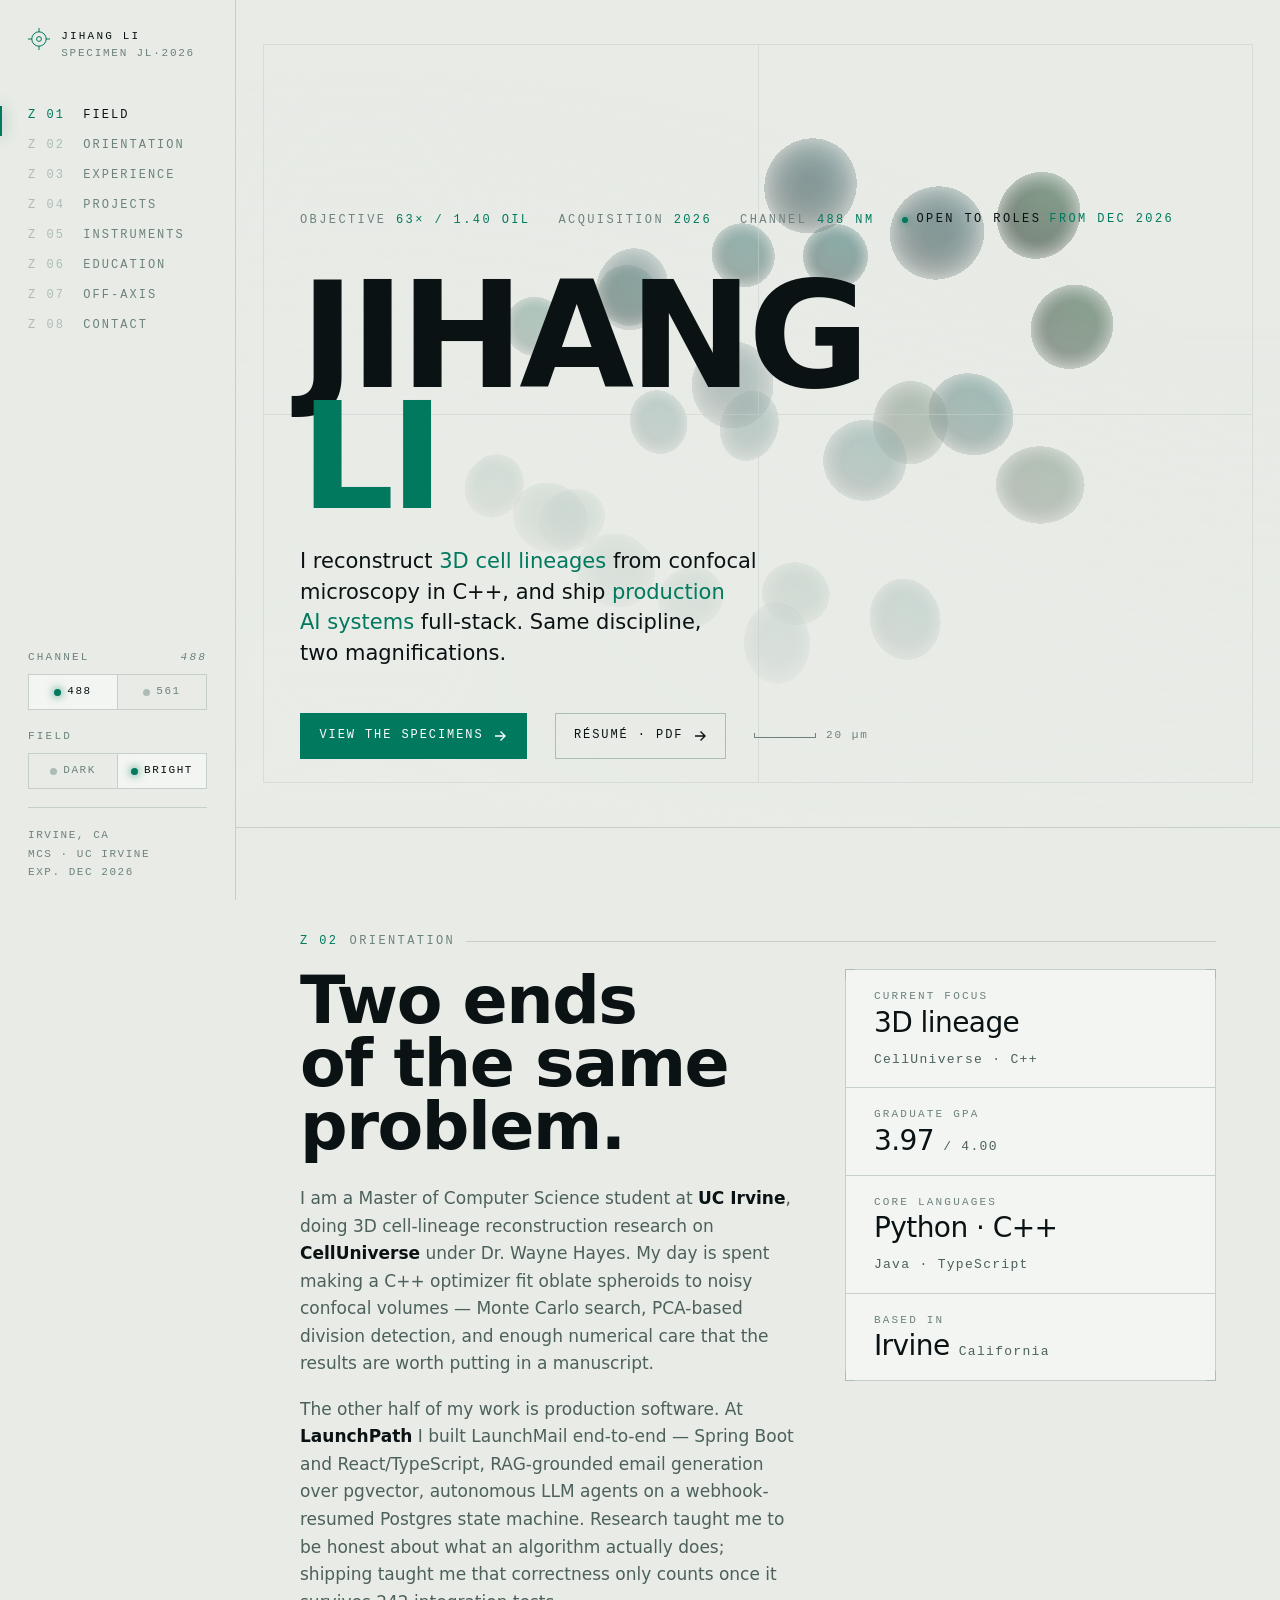
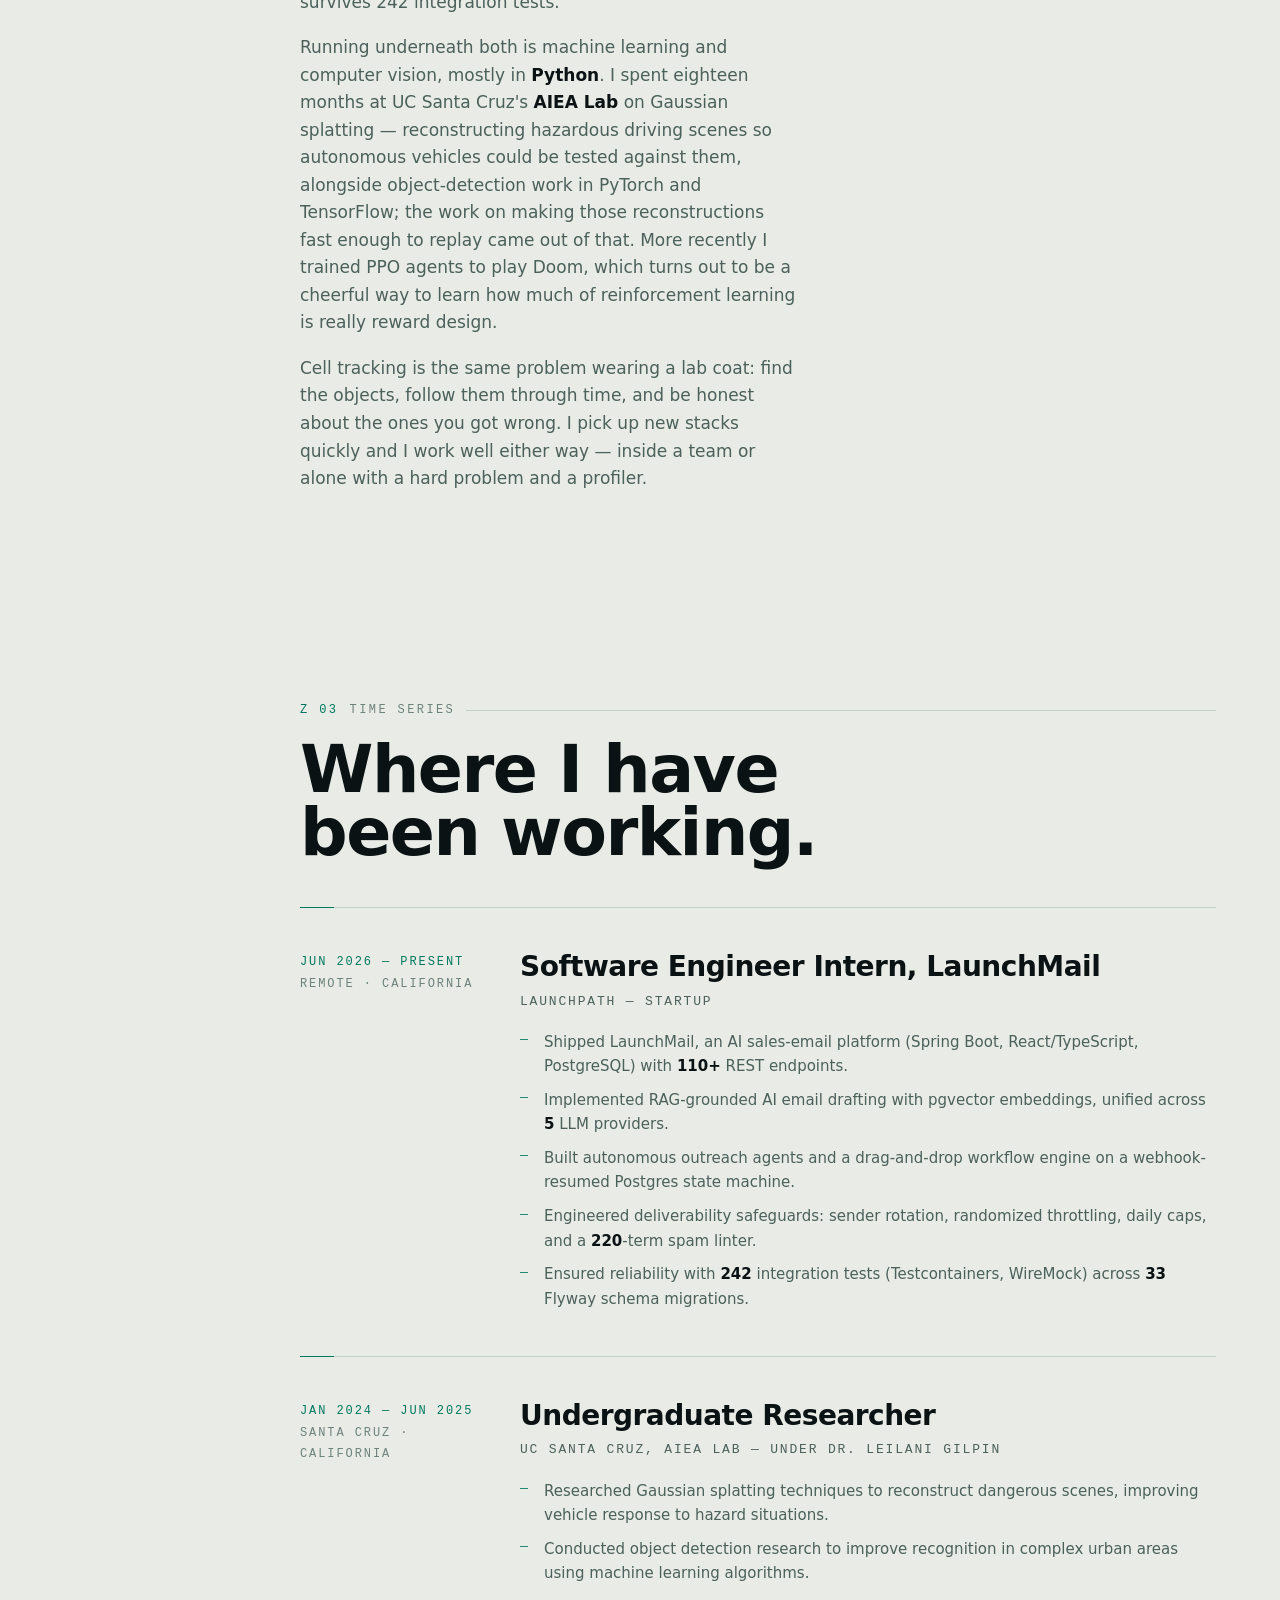
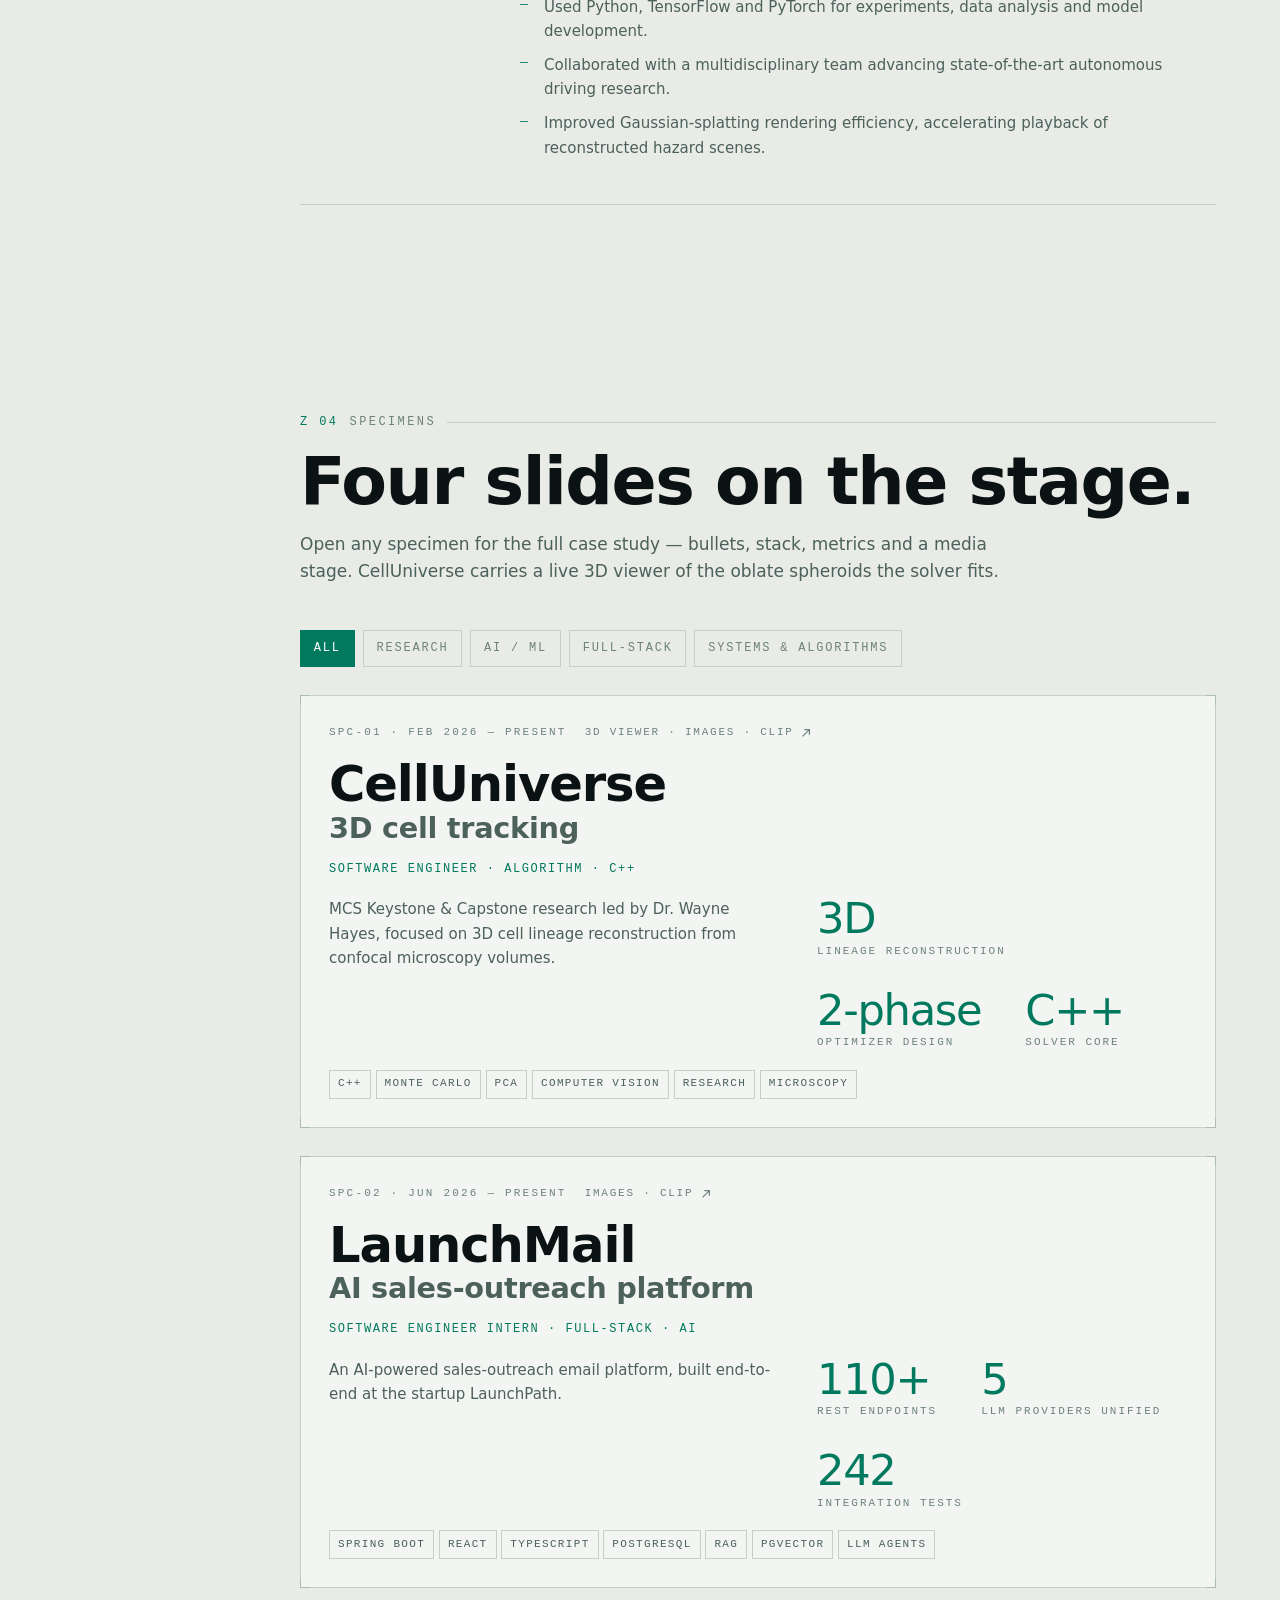
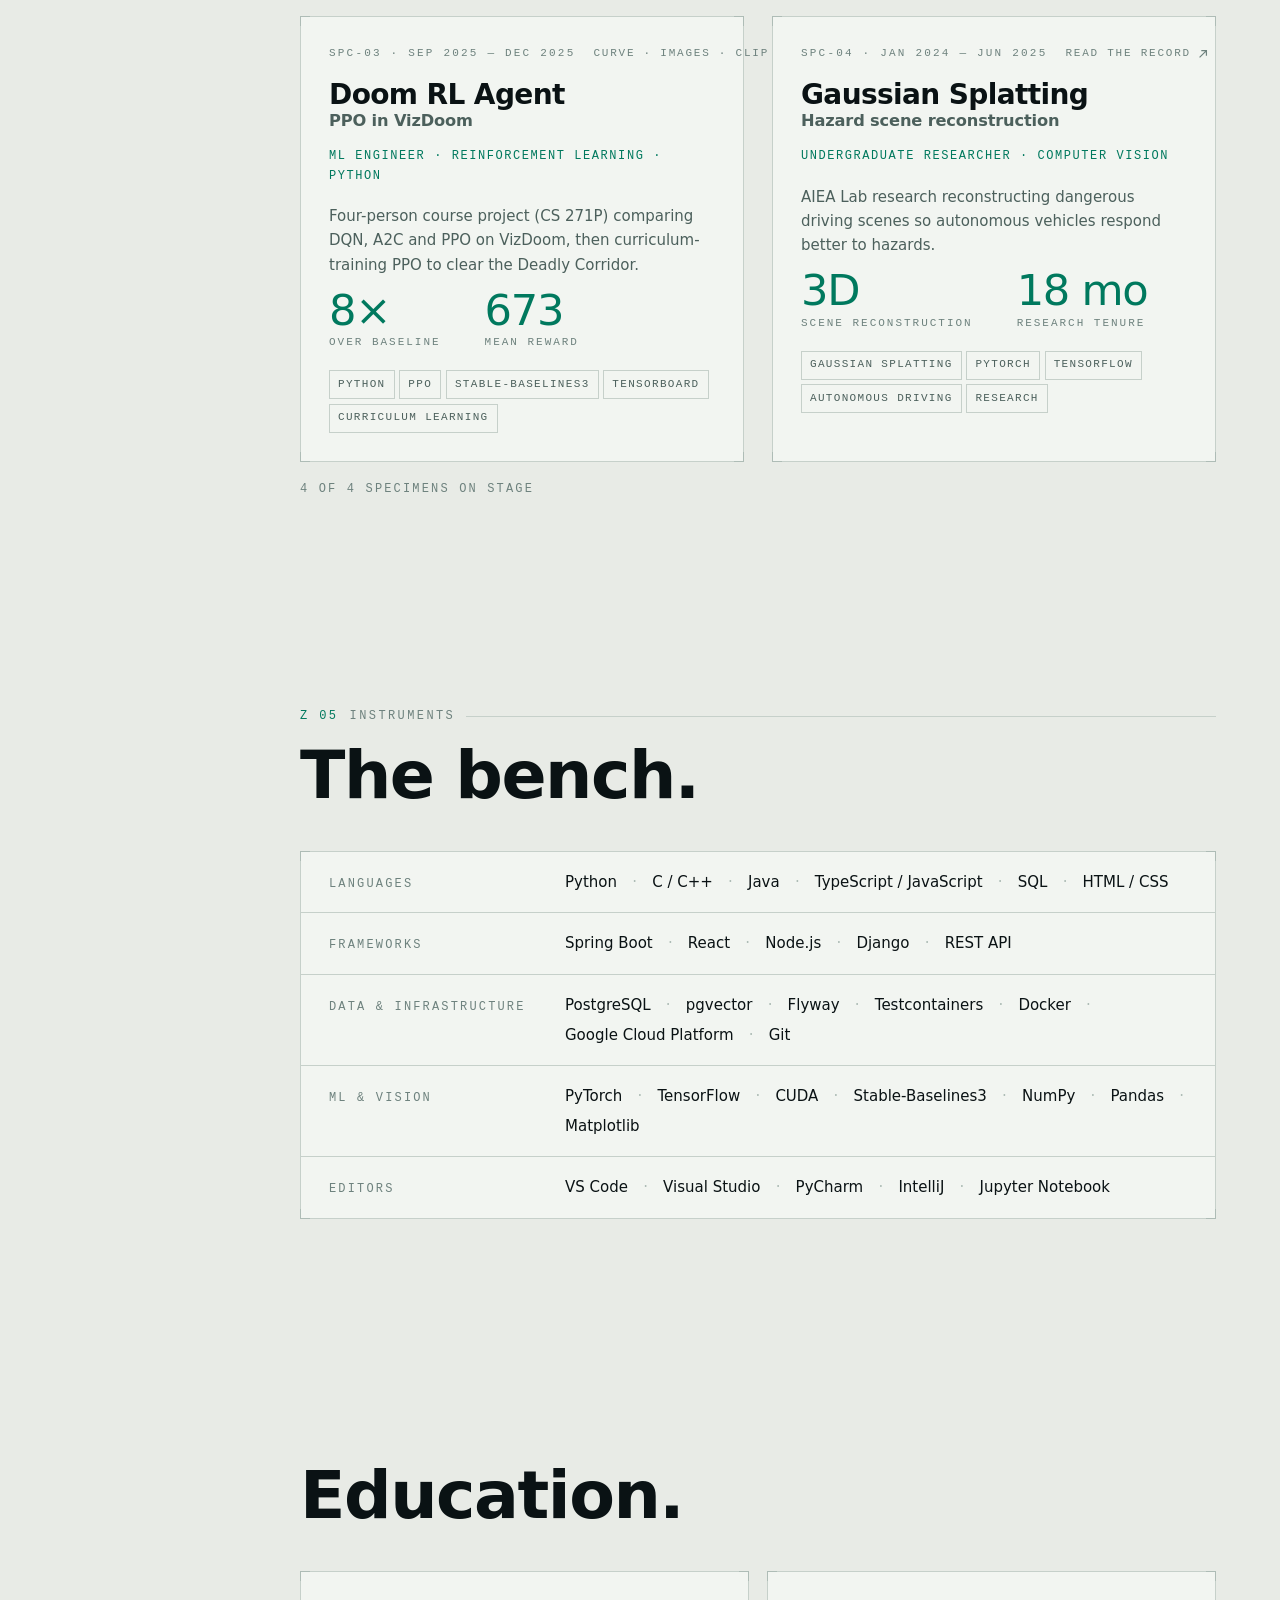
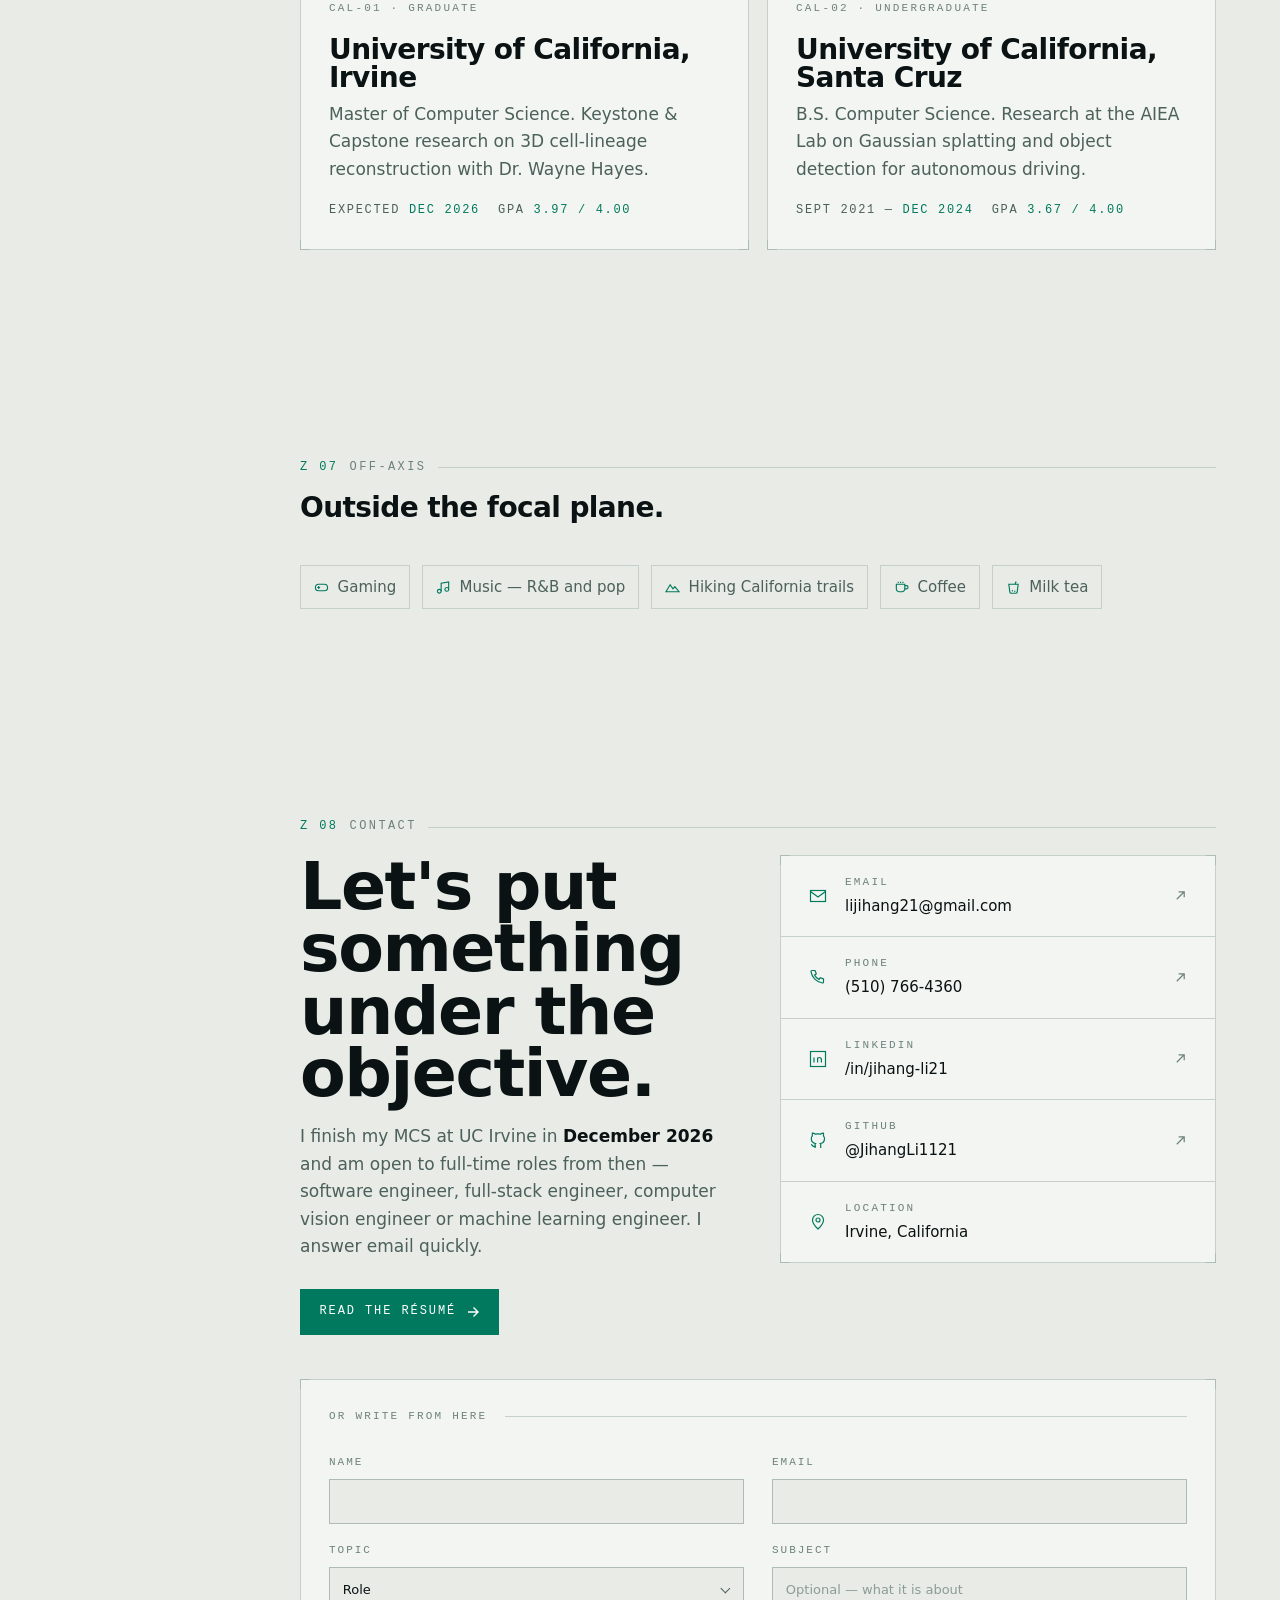
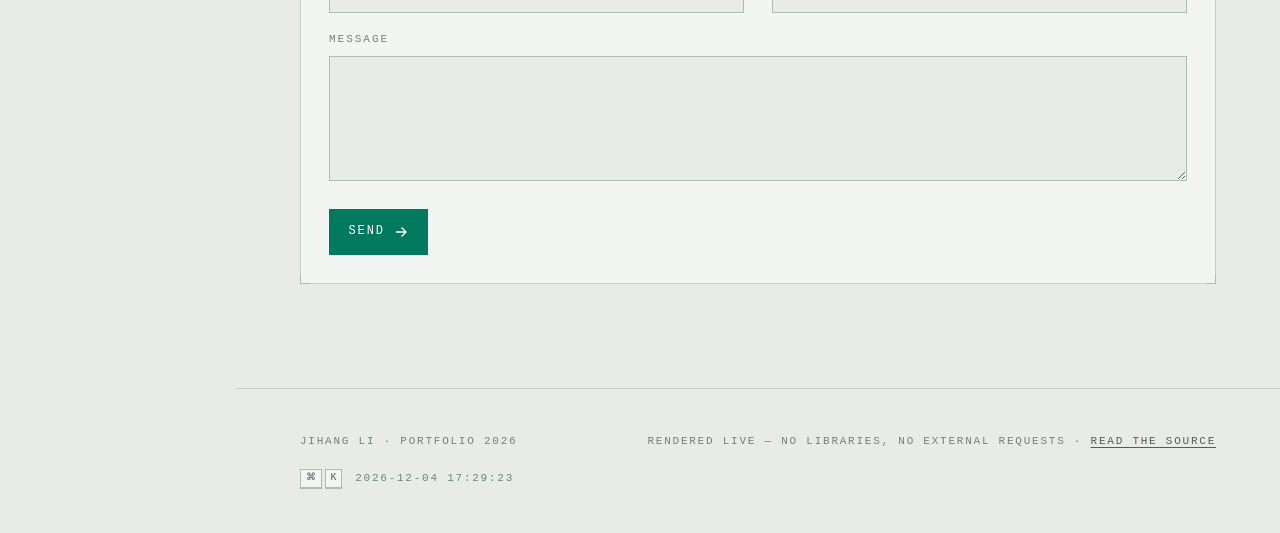
<file: index.html>
<!doctype html>
<html lang="en">
<head>
<meta charset="utf-8">
<meta name="viewport" content="width=device-width, initial-scale=1">
<title>Jihang Li — 3D cell lineage reconstruction & full-stack AI systems</title>
<meta name="description" content="Jihang Li — MS Computer Science at UC Irvine. 3D cell-lineage reconstruction in C++ on the CellUniverse project, and production AI systems full-stack.">
<meta name="author" content="Jihang Li">
<meta name="theme-color" content="#05090B">
<link rel="canonical" href="https://jihangli1121.github.io/">
<meta property="og:type" content="website">
<meta property="og:site_name" content="Jihang Li">
<meta property="og:locale" content="en_US">
<meta property="og:url" content="https://jihangli1121.github.io/">
<meta property="og:title" content="Jihang Li — 3D cell lineage reconstruction & full-stack AI systems">
<meta property="og:description" content="Jihang Li — MS Computer Science at UC Irvine. 3D cell-lineage reconstruction in C++ on the CellUniverse project, and production AI systems full-stack.">
<meta property="og:image" content="https://jihangli1121.github.io/assets/media/og-card.jpg">
<meta property="og:image:secure_url" content="https://jihangli1121.github.io/assets/media/og-card.jpg">
<meta property="og:image:type" content="image/jpeg">
<meta property="og:image:width" content="1200">
<meta property="og:image:height" content="630">
<meta property="og:image:alt" content="Jihang Li — 3D cell-lineage reconstruction in C++, and production AI systems full-stack.">
<meta name="twitter:card" content="summary_large_image">
<meta name="twitter:title" content="Jihang Li — 3D cell lineage reconstruction & full-stack AI systems">
<meta name="twitter:description" content="Jihang Li — MS Computer Science at UC Irvine. 3D cell-lineage reconstruction in C++ on the CellUniverse project, and production AI systems full-stack.">
<meta name="twitter:image" content="https://jihangli1121.github.io/assets/media/og-card.jpg">
<meta name="twitter:image:alt" content="Jihang Li — 3D cell-lineage reconstruction in C++, and production AI systems full-stack.">
<link rel="icon" href="data:image/svg+xml,%3Csvg xmlns='http://www.w3.org/2000/svg' viewBox='0 0 32 32'%3E%3Crect width='32' height='32' fill='%2305090B'/%3E%3Ccircle cx='16' cy='16' r='8' fill='none' stroke='%236BF2B0' stroke-width='2'/%3E%3Ccircle cx='16' cy='16' r='2.5' fill='%236BF2B0'/%3E%3C/svg%3E">
<script src="assets/js/lineage.js"></script>
<script src="assets/js/assets.js"></script>
</head>
<body>
<title>Jihang Li — Confocal</title>

<style>
/* ==========================================================================
   CONFOCAL — Jihang Li, personal portfolio
   The page as a scientific instrument: fluorescence channels, focal planes,
   registration ticks, calibration readouts.
   Single file. Zero external requests. All icons are inline SVG.
   ========================================================================== */

/* --- reset (light; the host already applies a minimal one) ---------------- */
*, *::before, *::after { box-sizing: border-box; }
html { -webkit-text-size-adjust: 100%; }
body { margin: 0; }
h1, h2, h3, h4, p, figure, ul, ol, dl, dd { margin: 0; }
ul, ol { padding: 0; list-style: none; }
img, svg, canvas, video { display: block; max-width: 100%; }
button, input, select, textarea { font: inherit; color: inherit; }
button { background: none; border: 0; padding: 0; cursor: pointer; }
a { color: inherit; }
table { border-collapse: collapse; }

/* --- tokens: DARKFIELD is the primary world ------------------------------ */
:root {
  color-scheme: dark;

  --ground:      #070B0D;
  --ground-rgb:  7, 11, 13;
  --panel:       #0E1518;
  --panel-2:     #131D21;
  --line:        #1C2A2E;
  --line-2:      #26383D;
  --text:        #DCE8E5;
  --muted:       #93A5A3;
  --muted-2:     #6C7E7C;

  /* the two fluorescence channels */
  --ch-a:        #4FF0C1;   --ch-a-rgb: 79, 240, 193;
  --ch-b:        #FF5FA2;   --ch-b-rgb: 255, 95, 162;

  --accent:      var(--ch-a);
  --accent-rgb:  var(--ch-a-rgb);
  --accent-ink:  #04120E;          /* text laid on a solid accent fill */

  --shadow: 0 24px 60px -30px rgba(0,0,0,.9);

  /* type */
  --mono:    ui-monospace, "SF Mono", SFMono-Regular, Menlo, Consolas, monospace;
  --display: "Avenir Next Condensed", "Futura", "Trebuchet MS", system-ui, sans-serif;
  --body:    "Avenir Next", Avenir, "Segoe UI", system-ui, sans-serif;

  --fs-1: .6875rem;   /* 11 — micro labels        */
  --fs-2: .75rem;     /* 12 — mono labels         */
  --fs-3: .8125rem;   /* 13 — mono data           */
  --fs-4: .9375rem;   /* 15 — small body          */
  --fs-5: 1.0625rem;  /* 17 — body                */
  --fs-6: 1.3125rem;  /* 21 — lead               */
  --fs-7: 1.75rem;    /* 28 — card title          */
  --fs-8: 2.375rem;   /* 38 — dialog title        */
  --fs-9: clamp(2.6rem, 5.2vw, 4.25rem);      /* section head */
  --fs-10: clamp(3.3rem, 11.6vw, 10.5rem);    /* the name     */

  /* layout */
  --rail-w: 236px;
  --gutter: clamp(1.25rem, 4vw, 4rem);
  --measure: 65ch;
  --sp-1: .375rem; --sp-2: .75rem;  --sp-3: 1.125rem; --sp-4: 1.75rem;
  --sp-5: 2.75rem; --sp-6: 4.25rem; --sp-7: 6.5rem;   --sp-8: 9rem;
}

/* channel B — the second filter cube */
:root[data-channel="b"] { --accent: var(--ch-b); --accent-rgb: var(--ch-b-rgb); --accent-ink: #1A0410; }

/* --- BRIGHTFIELD (light) ------------------------------------------------- */
@media (prefers-color-scheme: light) {
  :root {
    color-scheme: light;
    --ground:     #E8EBE6;  --ground-rgb: 232, 235, 230;
    --panel:      #F2F5F1;
    --panel-2:    #E4E9E3;
    --line:       #C6D0CA;
    --line-2:     #AEBCB6;
    --text:       #0A1214;
    --muted:      #4C605C;
    --muted-2:    #6E827E;
    --ch-a:       #00795E;  --ch-a-rgb: 0, 121, 94;
    --ch-b:       #AE1B5C;  --ch-b-rgb: 174, 27, 92;
    --accent-ink: #FFFFFF;
    --shadow: 0 24px 60px -34px rgba(10,20,22,.45);
  }
  :root[data-channel="b"] { --accent-ink: #FFFFFF; }
}

/* explicit toggle wins over the OS preference, in both directions */
:root[data-theme="light"] {
  color-scheme: light;
  --ground:     #E8EBE6;  --ground-rgb: 232, 235, 230;
  --panel:      #F2F5F1;
  --panel-2:    #E4E9E3;
  --line:       #C6D0CA;
  --line-2:     #AEBCB6;
  --text:       #0A1214;
  --muted:      #4C605C;
  --muted-2:    #6E827E;
  --ch-a:       #00795E;  --ch-a-rgb: 0, 121, 94;
  --ch-b:       #AE1B5C;  --ch-b-rgb: 174, 27, 92;
  --accent-ink: #FFFFFF;
  --shadow: 0 24px 60px -34px rgba(10,20,22,.45);
}
:root[data-theme="dark"] {
  color-scheme: dark;
  --ground:     #070B0D;  --ground-rgb: 7, 11, 13;
  --panel:      #0E1518;
  --panel-2:    #131D21;
  --line:       #1C2A2E;
  --line-2:     #26383D;
  --text:       #DCE8E5;
  --muted:      #93A5A3;
  --muted-2:    #6C7E7C;
  --ch-a:       #4FF0C1;  --ch-a-rgb: 79, 240, 193;
  --ch-b:       #FF5FA2;  --ch-b-rgb: 255, 95, 162;
  --accent-ink: #04120E;
  --shadow: 0 24px 60px -30px rgba(0,0,0,.9);
}
:root[data-theme="dark"][data-channel="b"] { --accent-ink: #1A0410; }

/* --- base ---------------------------------------------------------------- */
body {
  background: var(--ground);
  color: var(--text);
  font-family: var(--body);
  font-size: var(--fs-5);
  line-height: 1.62;
  -webkit-font-smoothing: antialiased;
  overflow-x: hidden;
}
body.is-locked { overflow: hidden; }

::selection { background: rgba(var(--accent-rgb), .28); color: var(--text); }

:where(a, button, [tabindex], input, video, canvas):focus-visible {
  outline: 1px solid var(--accent);
  outline-offset: 3px;
}

.skip {
  position: fixed; top: .5rem; left: .5rem; z-index: 200;
  transform: translateY(-160%);
  background: var(--accent); color: var(--accent-ink);
  font-family: var(--mono); font-size: var(--fs-2); letter-spacing: .14em;
  text-transform: uppercase; text-decoration: none; padding: .6rem .9rem;
}
.skip:focus { transform: none; }

/* --- shared utility type ------------------------------------------------- */
.mono {
  font-family: var(--mono);
  font-size: var(--fs-2);
  letter-spacing: .18em;
  text-transform: uppercase;
  font-variant-numeric: tabular-nums;
}
.tnum { font-variant-numeric: tabular-nums; }

.eyebrow {
  font-family: var(--mono); font-size: var(--fs-2); letter-spacing: .2em;
  text-transform: uppercase; color: var(--muted-2);
  display: flex; align-items: center; gap: .7rem;
}
.eyebrow b { color: var(--accent); font-weight: 400; transition: color .5s ease; }
.eyebrow::after {
  content: ""; flex: 1 1 auto; height: 1px; background: var(--line);
  min-width: 2rem;
}

.h-sec {
  font-family: var(--display);
  font-size: var(--fs-9);
  font-weight: 600;
  line-height: .94;
  letter-spacing: -.022em;
  text-wrap: balance;
}

.lede { font-size: var(--fs-6); line-height: 1.5; color: var(--text); max-width: 46ch; text-wrap: pretty; }
.prose { color: var(--muted); max-width: var(--measure); text-wrap: pretty; }
.prose + .prose { margin-top: var(--sp-3); }
.prose strong { color: var(--text); font-weight: 600; }

/* --- registration ticks (the instrument signature) ----------------------- */
.ticks { position: relative; }
.ticks::after {
  content: ""; position: absolute; inset: -1px; pointer-events: none;
  --t: var(--line-2);
  background:
    linear-gradient(var(--t), var(--t)) 0    0    / 10px 1px no-repeat,
    linear-gradient(var(--t), var(--t)) 0    0    / 1px 10px no-repeat,
    linear-gradient(var(--t), var(--t)) 100% 0    / 10px 1px no-repeat,
    linear-gradient(var(--t), var(--t)) 100% 0    / 1px 10px no-repeat,
    linear-gradient(var(--t), var(--t)) 0    100% / 10px 1px no-repeat,
    linear-gradient(var(--t), var(--t)) 0    100% / 1px 10px no-repeat,
    linear-gradient(var(--t), var(--t)) 100% 100% / 10px 1px no-repeat,
    linear-gradient(var(--t), var(--t)) 100% 100% / 1px 10px no-repeat;
  transition: background-image .45s ease;
}

/* --- specimen panel ------------------------------------------------------ */
.panel {
  position: relative;
  background: var(--panel);
  border: 1px solid var(--line);
  padding: var(--sp-4);
  transition: border-color .45s ease, background-color .45s ease;
}
.panel__label {
  font-family: var(--mono); font-size: var(--fs-1); letter-spacing: .2em;
  text-transform: uppercase; color: var(--muted-2);
  display: block; margin-bottom: var(--sp-3);
  font-variant-numeric: tabular-nums;
}

/* --- left rail: the z-stack index ---------------------------------------- */
.rail {
  position: fixed; inset: 0 auto 0 0; width: var(--rail-w); z-index: 60;
  background: var(--ground);
  border-right: 1px solid var(--line);
  display: flex; flex-direction: column;
  padding: var(--sp-4) 0 var(--sp-3);
  transition: background-color .45s ease, border-color .45s ease;
}
.rail__id { padding: 0 var(--sp-4); display: flex; align-items: flex-start; gap: .7rem; }
.rail__id svg { flex: none; color: var(--accent); transition: color .5s ease; }
.rail__id-txt { font-family: var(--mono); font-size: var(--fs-1); letter-spacing: .16em; text-transform: uppercase; line-height: 1.55; color: var(--muted-2); }
.rail__id-txt b { display: block; color: var(--text); font-weight: 500; letter-spacing: .2em; }

.rail__nav { margin-top: var(--sp-5); position: relative; }
.rail__list { position: relative; }
.rail__marker {
  position: absolute; left: 0; top: 0; width: 2px; height: 30px;
  background: var(--accent);
  box-shadow: 0 0 14px rgba(var(--accent-rgb), .75);
  transform: translateY(var(--my, 0px));
  transition: transform .5s cubic-bezier(.22,1,.36,1), background-color .5s ease, box-shadow .5s ease;
}
.rail__link {
  display: grid; grid-template-columns: 3.1rem 1fr; align-items: baseline;
  gap: .35rem; width: 100%; height: 30px;
  padding: 0 var(--sp-4); text-align: left; text-decoration: none;
  font-family: var(--mono); font-size: var(--fs-2); letter-spacing: .17em;
  text-transform: uppercase; color: var(--muted-2);
  transition: color .3s ease;
  font-variant-numeric: tabular-nums;
}
.rail__link span:first-child { color: var(--line-2); transition: color .3s ease; }
.rail__link:hover { color: var(--text); }
.rail__link[aria-current="true"] { color: var(--text); }
.rail__link[aria-current="true"] span:first-child { color: var(--accent); }

.rail__foot { margin-top: auto; padding: var(--sp-4) var(--sp-4) 0; display: grid; gap: var(--sp-3); }

/* instrument controls */
.ctl { display: grid; gap: .45rem; }
.ctl__label {
  font-family: var(--mono); font-size: var(--fs-1); letter-spacing: .2em;
  text-transform: uppercase; color: var(--muted-2);
  display: flex; justify-content: space-between; gap: .5rem;
}
.ctl__row { display: flex; border: 1px solid var(--line); }
.ctl__btn {
  flex: 1 1 0; padding: .5rem .35rem; text-align: center;
  font-family: var(--mono); font-size: var(--fs-1); letter-spacing: .14em;
  text-transform: uppercase; color: var(--muted-2);
  display: flex; align-items: center; justify-content: center; gap: .38rem;
  transition: color .35s ease, background-color .35s ease;
  font-variant-numeric: tabular-nums;
}
.ctl__btn + .ctl__btn { border-left: 1px solid var(--line); }
.ctl__btn:hover { color: var(--text); }
.ctl__btn[aria-pressed="true"] { color: var(--text); background: var(--panel); }
.ctl__dot {
  width: 7px; height: 7px; border-radius: 50%; flex: none;
  background: var(--line-2); transition: background-color .35s ease, box-shadow .35s ease;
}
.ctl__btn[aria-pressed="true"] .ctl__dot { box-shadow: 0 0 9px currentColor; }
.ctl__btn[data-ch="a"][aria-pressed="true"] .ctl__dot { background: var(--ch-a); color: var(--ch-a); }
.ctl__btn[data-ch="b"][aria-pressed="true"] .ctl__dot { background: var(--ch-b); color: var(--ch-b); }
.ctl__btn[data-th][aria-pressed="true"] .ctl__dot { background: var(--accent); color: var(--accent); }

.rail__meta {
  font-family: var(--mono); font-size: var(--fs-1); letter-spacing: .14em;
  color: var(--muted-2); text-transform: uppercase; line-height: 1.7;
  border-top: 1px solid var(--line); padding-top: var(--sp-3);
  font-variant-numeric: tabular-nums;
}

/* --- main column --------------------------------------------------------- */
.shell { margin-left: var(--rail-w); }
.wrap { padding: 0 var(--gutter); max-width: 1180px; }
.section { padding: var(--sp-7) 0; scroll-margin-top: 2rem; }
.section > .wrap > .eyebrow { margin-bottom: var(--sp-3); }
.section-hd { margin-bottom: var(--sp-5); }
.section-hd .prose { margin-top: var(--sp-3); }

/* --- hero: the live field ------------------------------------------------ */
.hero {
  position: relative; isolation: isolate;
  min-height: min(92vh, 860px);
  display: flex; flex-direction: column; justify-content: flex-end;
  padding: var(--sp-7) 0 var(--sp-6);
  border-bottom: 1px solid var(--line);
  overflow: hidden;
}
/* NB: the hero SECTION is #field; the canvas is #field-canvas. Keep them apart. */
#field-canvas {
  position: absolute; inset: 0; width: 100%; height: 100%;
  z-index: -2; opacity: .92;
}
.hero__veil {
  position: absolute; inset: 0; z-index: -1; pointer-events: none;
  background:
    radial-gradient(120% 90% at 12% 78%, rgba(var(--ground-rgb), .92) 8%, rgba(var(--ground-rgb), .35) 55%, rgba(var(--ground-rgb), 0) 78%),
    linear-gradient(to top, rgba(var(--ground-rgb), .96), rgba(var(--ground-rgb), 0) 62%);
}
.hero__reticle {
  position: absolute; inset: var(--sp-5) var(--gutter); z-index: -1; pointer-events: none;
  border: 1px solid var(--line); opacity: .55;
}
.hero__reticle::before, .hero__reticle::after {
  content: ""; position: absolute; background: var(--line);
}
.hero__reticle::before { left: 0; right: 0; top: 50%; height: 1px; }
.hero__reticle::after  { top: 0; bottom: 0; left: 50%; width: 1px; }

.hero__top {
  display: flex; flex-wrap: wrap; gap: var(--sp-2) var(--sp-4);
  align-items: baseline; margin-bottom: auto;
}
.hero__stamp {
  font-family: var(--mono); font-size: var(--fs-2); letter-spacing: .2em;
  text-transform: uppercase; color: var(--muted-2); font-variant-numeric: tabular-nums;
}
.hero__stamp b { color: var(--accent); font-weight: 400; transition: color .5s ease; }

.name {
  font-family: var(--display);
  font-size: var(--fs-10);
  font-weight: 600;
  line-height: .82;
  letter-spacing: -.035em;
  margin: var(--sp-5) 0 var(--sp-4);
  text-transform: uppercase;
}
.name .n2 { display: block; color: var(--accent); transition: color .5s ease; }
.hero__thesis { max-width: 40ch; font-size: var(--fs-6); line-height: 1.46; text-wrap: pretty; }
.hero__thesis em { font-style: normal; color: var(--accent); transition: color .5s ease; }

.hero__foot {
  margin-top: var(--sp-5);
  display: flex; flex-wrap: wrap; gap: var(--sp-3) var(--sp-4); align-items: center;
}
.hero__scale {
  display: flex; align-items: center; gap: .6rem;
  font-family: var(--mono); font-size: var(--fs-1); letter-spacing: .18em;
  color: var(--muted-2);
}
.hero__scale i { display: block; width: 62px; height: 5px; border: 1px solid var(--muted-2); border-top: 0; }

/* --- buttons ------------------------------------------------------------- */
.btn {
  display: inline-flex; align-items: center; gap: .6rem;
  font-family: var(--mono); font-size: var(--fs-2); letter-spacing: .16em;
  text-transform: uppercase; text-decoration: none;
  padding: .78rem 1.15rem; border: 1px solid var(--line-2); color: var(--text);
  transition: background-color .3s ease, color .3s ease, border-color .3s ease;
}
.btn:hover { border-color: var(--accent); color: var(--accent); }
.btn svg { flex: none; }
.btn--solid { background: var(--accent); color: var(--accent-ink); border-color: var(--accent); }
.btn--solid:hover { background: transparent; color: var(--accent); }

/* --- about --------------------------------------------------------------- */
.about-grid {
  display: grid; gap: var(--sp-5);
  grid-template-columns: minmax(0, 1.35fr) minmax(0, 1fr);
  align-items: start;
}
.stat-stack { display: grid; gap: 1px; background: var(--line); border: 1px solid var(--line); }
.stat { background: var(--panel); padding: var(--sp-3) var(--sp-4); display: grid; gap: .1rem; }
.stat dt {
  font-family: var(--mono); font-size: var(--fs-1); letter-spacing: .2em;
  text-transform: uppercase; color: var(--muted-2);
}
.stat dd {
  font-family: var(--display); font-size: var(--fs-7); line-height: 1.1;
  letter-spacing: -.02em; font-variant-numeric: tabular-nums;
}
.stat dd small { font-family: var(--mono); font-size: var(--fs-3); letter-spacing: .1em; color: var(--muted); }

/* --- experience timeline ------------------------------------------------- */
.tl { display: grid; gap: 1px; }
.tl__item {
  display: grid; grid-template-columns: 12rem minmax(0, 1fr); gap: var(--sp-4);
  padding: var(--sp-5) 0; border-top: 1px solid var(--line); position: relative;
}
.tl__item:last-child { border-bottom: 1px solid var(--line); }
.tl__item::before {
  content: ""; position: absolute; left: 0; top: -1px; width: 34px; height: 1px;
  background: var(--accent); transition: background-color .5s ease;
}
.tl__when {
  font-family: var(--mono); font-size: var(--fs-2); letter-spacing: .16em;
  text-transform: uppercase; color: var(--muted-2); line-height: 1.8;
  font-variant-numeric: tabular-nums;
}
.tl__when b { display: block; color: var(--accent); font-weight: 400; transition: color .5s ease; }
.tl__role { font-family: var(--display); font-size: var(--fs-7); letter-spacing: -.018em; line-height: 1.06; font-weight: 600; }
.tl__org { font-family: var(--mono); font-size: var(--fs-3); letter-spacing: .14em; text-transform: uppercase; color: var(--muted); margin-top: .55rem; }
.bullets { margin-top: var(--sp-3); display: grid; gap: .6rem; max-width: var(--measure); }
.bullets li { position: relative; padding-left: 1.5rem; color: var(--muted); font-size: var(--fs-4); }
.bullets li::before {
  content: ""; position: absolute; left: 0; top: .62em; width: 8px; height: 1px;
  background: var(--accent); opacity: .85; transition: background-color .5s ease;
}
.bullets li b { color: var(--text); font-weight: 600; font-variant-numeric: tabular-nums; }

/* --- filter chips -------------------------------------------------------- */
.filters {
  display: flex; flex-wrap: wrap; gap: .5rem; align-items: center;
  margin-bottom: var(--sp-4);
}
.chip {
  font-family: var(--mono); font-size: var(--fs-2); letter-spacing: .15em;
  text-transform: uppercase; color: var(--muted-2);
  padding: .5rem .8rem; border: 1px solid var(--line);
  transition: color .3s ease, border-color .3s ease, background-color .3s ease;
}
.chip:hover { color: var(--text); border-color: var(--line-2); }
.chip[aria-pressed="true"] { color: var(--accent-ink); background: var(--accent); border-color: var(--accent); }
.chip .ct { opacity: .6; margin-left: .45rem; font-variant-numeric: tabular-nums; }

/* --- project grid -------------------------------------------------------- */
.grid {
  display: grid; gap: var(--sp-3);
  grid-template-columns: repeat(6, minmax(0, 1fr));
}
.card { grid-column: span 3; display: flex; }
.card--wide { grid-column: span 6; }
.card--third { grid-column: span 2; }

.pcard {
  position: relative; width: 100%; text-align: left;
  background: var(--panel); border: 1px solid var(--line);
  padding: var(--sp-4);
  display: flex; flex-direction: column; gap: var(--sp-3);
  transition: border-color .35s ease, background-color .35s ease, transform .35s cubic-bezier(.22,1,.36,1);
}
.pcard:hover { border-color: rgba(var(--accent-rgb), .55); background: var(--panel-2); transform: translateY(-3px); }
.pcard:hover .ticks::after { --t: var(--accent); }
.pcard__hd { display: flex; justify-content: space-between; gap: var(--sp-3); align-items: flex-start; }
.pcard__spec {
  font-family: var(--mono); font-size: var(--fs-1); letter-spacing: .2em;
  text-transform: uppercase; color: var(--muted-2); font-variant-numeric: tabular-nums;
}
.pcard__open {
  font-family: var(--mono); font-size: var(--fs-1); letter-spacing: .16em;
  text-transform: uppercase; color: var(--muted-2);
  display: inline-flex; align-items: center; gap: .4rem; flex: none;
  transition: color .3s ease;
}
.pcard:hover .pcard__open { color: var(--accent); }
.pcard__title {
  font-family: var(--display); font-weight: 600; letter-spacing: -.022em; line-height: .98;
  font-size: var(--fs-7);
}
.card--wide .pcard__title { font-size: clamp(2.1rem, 4vw, 3.1rem); }
.pcard__title s { text-decoration: none; display: block; color: var(--muted); font-size: .58em; letter-spacing: -.01em; margin-top: .3rem; }
.pcard__role { font-family: var(--mono); font-size: var(--fs-2); letter-spacing: .13em; text-transform: uppercase; color: var(--accent); transition: color .5s ease; }
.pcard__ctx { color: var(--muted); font-size: var(--fs-4); max-width: 58ch; }
.pcard__body { display: grid; gap: var(--sp-2); }
.card--wide .pcard__body { grid-template-columns: minmax(0, 1.2fr) minmax(0, 1fr); gap: var(--sp-5); align-items: start; }

.metrics { display: flex; flex-wrap: wrap; gap: var(--sp-4) var(--sp-5); }
.metric { display: grid; gap: .15rem; }
.metric__v {
  font-family: var(--display); font-size: clamp(1.9rem, 3.4vw, 2.7rem); line-height: 1;
  letter-spacing: -.03em; color: var(--accent); font-variant-numeric: tabular-nums;
  transition: color .5s ease;
}
.metric__k { font-family: var(--mono); font-size: var(--fs-1); letter-spacing: .18em; text-transform: uppercase; color: var(--muted-2); }

.tags { display: flex; flex-wrap: wrap; gap: .3rem; }
.tag {
  font-family: var(--mono); font-size: var(--fs-1); letter-spacing: .12em;
  text-transform: uppercase; color: var(--muted);
  border: 1px solid var(--line); padding: .28rem .5rem;
}

/* reserved slot */
.pcard--reserved {
  border-style: dashed; border-color: var(--line-2); background: transparent;
  justify-content: center; align-items: flex-start; gap: var(--sp-2);
  min-height: 210px;
}
.pcard--reserved:hover { transform: none; background: transparent; border-color: var(--line-2); }
.pcard--reserved .pcard__title { color: var(--muted); }

/* filter transitions */
.card { transition: opacity .28s ease, transform .28s ease; }
.card.is-leaving { opacity: 0; transform: scale(.97); }
.card[hidden] { display: none; }

/* --- skills -------------------------------------------------------------- */
.skills { display: grid; gap: 1px; background: var(--line); border: 1px solid var(--line); }
.skillrow {
  background: var(--panel);
  display: grid; grid-template-columns: 13rem minmax(0, 1fr); gap: var(--sp-4);
  padding: var(--sp-3) var(--sp-4); align-items: baseline;
}
.skillrow > .mono { color: var(--muted-2); }
.skillrow ul { display: flex; flex-wrap: wrap; gap: .35rem .95rem; }
.skillrow li { font-size: var(--fs-4); color: var(--text); }
.skillrow li::after { content: "·"; color: var(--line-2); margin-left: .95rem; }
.skillrow li:last-child::after { content: ""; margin: 0; }

/* --- education / interests / contact ------------------------------------- */
.edu { display: grid; gap: var(--sp-3); grid-template-columns: repeat(2, minmax(0, 1fr)); }
.edu__deg { font-family: var(--display); font-size: var(--fs-7); letter-spacing: -.02em; line-height: 1.02; font-weight: 600; margin-bottom: .5rem; }
.edu__meta { display: flex; flex-wrap: wrap; gap: .4rem var(--sp-3); margin-top: var(--sp-3); }
.edu__meta span { font-family: var(--mono); font-size: var(--fs-2); letter-spacing: .14em; text-transform: uppercase; color: var(--muted); font-variant-numeric: tabular-nums; }
.edu__meta b { color: var(--accent); font-weight: 400; transition: color .5s ease; }

.offaxis { display: flex; flex-wrap: wrap; gap: var(--sp-2); }
.offaxis li {
  display: inline-flex; align-items: center; gap: .55rem;
  border: 1px solid var(--line); padding: .55rem .8rem;
  font-size: var(--fs-4); color: var(--muted);
}
.offaxis svg { color: var(--accent); flex: none; transition: color .5s ease; }

.contact { display: grid; grid-template-columns: minmax(0, 1fr) minmax(0, 1fr); gap: var(--sp-5); align-items: start; }
.contact__links { display: grid; gap: 1px; background: var(--line); border: 1px solid var(--line); }
.clink {
  background: var(--panel); padding: var(--sp-3) var(--sp-4);
  display: flex; align-items: center; gap: var(--sp-3); text-decoration: none;
  transition: background-color .3s ease, color .3s ease;
}
.clink:hover { background: var(--panel-2); color: var(--accent); }
.clink svg { flex: none; color: var(--accent); transition: color .5s ease; }
.clink span { font-family: var(--mono); font-size: var(--fs-1); letter-spacing: .2em; text-transform: uppercase; color: var(--muted-2); display: block; }
.clink b { display: block; margin-top: .15rem; font-weight: 500; font-family: var(--body); font-size: var(--fs-4); letter-spacing: 0; text-transform: none; color: var(--text); }
.clink .arw { margin-left: auto; color: var(--muted-2); }

.foot {
  border-top: 1px solid var(--line); padding: var(--sp-4) 0 var(--sp-5);
  display: flex; flex-wrap: wrap; gap: var(--sp-2) var(--sp-4); justify-content: space-between;
  font-family: var(--mono); font-size: var(--fs-1); letter-spacing: .16em;
  text-transform: uppercase; color: var(--muted-2); font-variant-numeric: tabular-nums;
}

/* --- case-study dialog --------------------------------------------------- */
#case {
  padding: 0; border: 1px solid var(--line-2); background: var(--panel);
  color: var(--text);
  width: min(1080px, calc(100% - 2rem));
  max-width: calc(100% - 2rem);
  max-height: calc(100% - 3rem);
  overflow: hidden; display: flex;
  box-shadow: var(--shadow);
}
#case::backdrop { background: rgba(var(--ground-rgb), .86); backdrop-filter: blur(3px); }
.case { display: flex; flex-direction: column; width: 100%; min-height: 0; }
.case__bar {
  display: flex; align-items: center; gap: var(--sp-3);
  padding: .85rem var(--sp-4); border-bottom: 1px solid var(--line);
  background: var(--ground); position: sticky; top: 0; z-index: 3;
}
.case__spec {
  font-family: var(--mono); font-size: var(--fs-1); letter-spacing: .2em;
  text-transform: uppercase; color: var(--muted-2); font-variant-numeric: tabular-nums;
}
.case__spec b { color: var(--accent); font-weight: 400; transition: color .5s ease; }
.case__close {
  margin-left: auto; display: inline-flex; align-items: center; gap: .5rem;
  font-family: var(--mono); font-size: var(--fs-1); letter-spacing: .16em;
  text-transform: uppercase; color: var(--muted); padding: .35rem .5rem;
  transition: color .3s ease;
}
.case__close:hover { color: var(--accent); }
.case__scroll { flex: 1 1 auto; min-height: 0; overflow-y: auto; overscroll-behavior: contain; padding: var(--sp-5) var(--sp-4) var(--sp-5); }
.case__title { font-family: var(--display); font-size: var(--fs-8); font-weight: 600; letter-spacing: -.028em; line-height: .96; }
.case__title s { text-decoration: none; color: var(--muted); display: block; font-size: .55em; margin-top: .35rem; }
.case__sub { font-family: var(--mono); font-size: var(--fs-2); letter-spacing: .15em; text-transform: uppercase; color: var(--accent); margin-top: .8rem; transition: color .5s ease; }
.case__grid {
  display: grid; grid-template-columns: minmax(0, 1.5fr) minmax(0, 1fr);
  gap: var(--sp-5); margin-top: var(--sp-4);
}
.case__aside { display: grid; gap: var(--sp-4); align-content: start; }
.case__block { display: grid; gap: var(--sp-2); }
.case__block > .mono { color: var(--muted-2); font-size: var(--fs-1); }
.linkrow { display: grid; gap: .4rem; }
.linkrow a {
  display: inline-flex; align-items: center; gap: .55rem; text-decoration: none;
  font-family: var(--mono); font-size: var(--fs-2); letter-spacing: .12em;
  color: var(--text); transition: color .3s ease; word-break: break-all;
}
.linkrow a:hover { color: var(--accent); }
.linkrow svg { flex: none; color: var(--accent); transition: color .5s ease; }

/* --- media stage --------------------------------------------------------- */
.stage { margin-top: var(--sp-5); border-top: 1px solid var(--line); padding-top: var(--sp-4); }
.stage__hd { display: flex; flex-wrap: wrap; gap: var(--sp-3); align-items: center; justify-content: space-between; margin-bottom: var(--sp-3); }
.tabs { display: flex; border: 1px solid var(--line); }
.tab {
  font-family: var(--mono); font-size: var(--fs-1); letter-spacing: .16em;
  text-transform: uppercase; color: var(--muted-2); padding: .55rem .9rem;
  transition: color .3s ease, background-color .3s ease;
}
.tab + .tab { border-left: 1px solid var(--line); }
.tab:hover { color: var(--text); }
.tab[aria-selected="true"] { color: var(--accent-ink); background: var(--accent); }
.tabpanel { display: block; }
.tabpanel[hidden] { display: none; }

.frame {
  position: relative; background: var(--ground);
  border: 1px solid var(--line); overflow: hidden;
}
.frame__cap {
  display: flex; flex-wrap: wrap; gap: .5rem var(--sp-3); align-items: center;
  justify-content: space-between; padding: .7rem .9rem; border-top: 1px solid var(--line);
  font-family: var(--mono); font-size: var(--fs-1); letter-spacing: .14em;
  text-transform: uppercase; color: var(--muted-2); font-variant-numeric: tabular-nums;
}
.frame__cap em { font-style: normal; color: var(--muted); letter-spacing: .1em; }

/* carousel */
.carousel__stage { position: relative; aspect-ratio: 16 / 10; background: #05090B; }
.carousel__stage img { width: 100%; height: 100%; object-fit: cover; position: absolute; inset: 0; opacity: 0; transition: opacity .35s ease; }
.carousel__stage img.is-on { opacity: 1; }
.navbtn {
  position: absolute; top: 50%; transform: translateY(-50%); z-index: 2;
  width: 38px; height: 46px; display: grid; place-items: center;
  background: rgba(var(--ground-rgb), .72); border: 1px solid var(--line-2);
  color: var(--text); transition: color .3s ease, border-color .3s ease;
}
.navbtn:hover { color: var(--accent); border-color: var(--accent); }
.navbtn--prev { left: .6rem; }
.navbtn--next { right: .6rem; }
.dots { display: flex; gap: .35rem; }
.dots button { width: 16px; height: 3px; background: var(--line-2); transition: background-color .3s ease; }
.dots button[aria-current="true"] { background: var(--accent); }

/* video */
.vid { position: relative; background: #05090B; }
.vid video { width: 100%; aspect-ratio: 16 / 10; object-fit: cover; background: #05090B; }
.vid__note {
  position: absolute; inset: 0; display: grid; place-content: center; gap: .5rem;
  text-align: center; padding: var(--sp-4); pointer-events: none;
  background: rgba(var(--ground-rgb), .55);
}
.vid__note .mono { color: var(--accent); font-size: var(--fs-2); }
.vid__note code {
  font-family: var(--mono); font-size: var(--fs-3); color: var(--muted);
  border: 1px dashed var(--line-2); padding: .45rem .7rem; letter-spacing: .04em;
}

/* --- the 3D viewer ------------------------------------------------------- */
.viewer { display: grid; grid-template-columns: minmax(0, 1fr) 300px; gap: 0; }
.viewer__canvas-wrap { position: relative; background: #05090B; aspect-ratio: 4 / 3; touch-action: none; }
:root[data-theme="light"] .viewer__canvas-wrap { background: #EFF2ED; }
@media (prefers-color-scheme: light) { :root:not([data-theme="dark"]) .viewer__canvas-wrap { background: #EFF2ED; } }
#vcanvas { width: 100%; height: 100%; display: block; cursor: grab; }
#vcanvas.is-drag { cursor: grabbing; }
.viewer__hint {
  position: absolute; left: .8rem; bottom: .7rem; pointer-events: none;
  font-family: var(--mono); font-size: var(--fs-1); letter-spacing: .16em;
  text-transform: uppercase; color: var(--muted-2);
}
.viewer__side { border-left: 1px solid var(--line); display: flex; flex-direction: column; min-width: 0; }
.vctl { display: grid; gap: .3rem; padding: .8rem; border-bottom: 1px solid var(--line); }
.vctl button {
  display: flex; align-items: center; gap: .5rem; width: 100%;
  font-family: var(--mono); font-size: var(--fs-1); letter-spacing: .14em;
  text-transform: uppercase; color: var(--muted-2);
  border: 1px solid var(--line); padding: .45rem .6rem;
  transition: color .3s ease, border-color .3s ease, background-color .3s ease;
}
.vctl button:hover { color: var(--text); border-color: var(--line-2); }
.vctl button[aria-pressed="true"] { color: var(--text); background: var(--panel-2); border-color: rgba(var(--accent-rgb), .5); }
.vctl button[aria-pressed="true"] .ctl__dot { background: var(--accent); box-shadow: 0 0 8px var(--accent); }

.readout { padding: .8rem; display: grid; gap: .35rem; border-bottom: 1px solid var(--line); }
.readout div { display: flex; justify-content: space-between; gap: .6rem;
  font-family: var(--mono); font-size: var(--fs-1); letter-spacing: .13em;
  text-transform: uppercase; color: var(--muted-2); font-variant-numeric: tabular-nums; }
.readout div b { color: var(--accent); font-weight: 400; transition: color .5s ease; }

.vtable-wrap { overflow: auto; flex: 1 1 auto; max-height: 232px; }
.vtable { width: 100%; font-family: var(--mono); font-size: var(--fs-1); font-variant-numeric: tabular-nums; }
.vtable th, .vtable td { text-align: right; padding: .28rem .34rem; white-space: nowrap; }
.vtable th {
  position: sticky; top: 0; background: var(--panel); color: var(--muted-2);
  letter-spacing: .12em; text-transform: uppercase; font-weight: 400;
  border-bottom: 1px solid var(--line);
}
.vtable td { color: var(--muted); border-bottom: 1px solid rgba(var(--accent-rgb), .07); }
.vtable td:first-child, .vtable th:first-child { text-align: left; color: var(--text); }
.vtable td.st { color: var(--accent); transition: color .5s ease; }

/* plot panel (Doom) */
.plot-wrap { position: relative; background: #05090B; aspect-ratio: 16 / 7; }
:root[data-theme="light"] .plot-wrap { background: #EFF2ED; }
@media (prefers-color-scheme: light) { :root:not([data-theme="dark"]) .plot-wrap { background: #EFF2ED; } }
.plot-wrap canvas { width: 100%; height: 100%; }

/* --- scroll reveal ------------------------------------------------------- */
.rv { opacity: 0; transform: translateY(14px); transition: opacity .7s cubic-bezier(.22,1,.36,1), transform .7s cubic-bezier(.22,1,.36,1); }
.rv.is-in { opacity: 1; transform: none; }

/* --- channel cross-fade wash --------------------------------------------- */
#wash {
  position: fixed; inset: 0; z-index: 150; pointer-events: none; opacity: 0;
  background: radial-gradient(120% 80% at 14% 50%, rgba(var(--accent-rgb), .16), rgba(var(--accent-rgb), 0) 70%);
}
#wash.is-on { animation: washflash .55s ease-out; }
@keyframes washflash { 0% { opacity: 0; } 22% { opacity: 1; } 100% { opacity: 0; } }

/* --- responsive ---------------------------------------------------------- */
@media (max-width: 1080px) {
  .about-grid { grid-template-columns: minmax(0, 1fr); }
  .card--wide .pcard__body { grid-template-columns: minmax(0, 1fr); gap: var(--sp-3); }
  .case__grid { grid-template-columns: minmax(0, 1fr); }
  .viewer { grid-template-columns: minmax(0, 1fr); }
  .viewer__side { border-left: 0; border-top: 1px solid var(--line); }
  .vtable-wrap { max-height: 190px; }
}
@media (max-width: 900px) {
  :root { --rail-w: 0px; }
  .rail {
    position: sticky; inset: 0 auto auto 0; width: auto; height: auto;
    flex-direction: row; flex-wrap: wrap; align-items: center;
    gap: .5rem var(--sp-3);
    border-right: 0; border-bottom: 1px solid var(--line);
    padding: .5rem var(--gutter);
    background: rgba(var(--ground-rgb), .93);
    backdrop-filter: blur(10px);
  }
  .rail__id { padding: 0; flex: 1 1 auto; }
  .rail__id svg { display: none; }
  .rail__nav {
    margin: 0; order: 3; flex: 1 1 100%; min-width: 0;
    overflow-x: auto; overflow-y: hidden; overscroll-behavior-x: contain;
    padding-bottom: 3px;
  }
  .rail__list { display: flex; }
  .rail__link { height: auto; padding: .35rem .7rem; grid-template-columns: auto; gap: 0; }
  .rail__link span:first-child { display: none; }
  .rail__marker {
    width: var(--mw, 40px); height: 2px; top: auto; bottom: 0;
    transform: translateX(var(--mx, 0px));
  }
  .rail__foot { margin: 0; padding: 0; flex: 0 0 auto; grid-auto-flow: column; justify-content: end; align-items: center; gap: var(--sp-2); }
  .rail__foot .ctl__label { display: none; }
  .rail__meta { display: none; }
  .section { padding: var(--sp-6) 0; scroll-margin-top: 7.5rem; }
  .tl__item { grid-template-columns: minmax(0, 1fr); gap: var(--sp-2); }
  .skillrow { grid-template-columns: minmax(0, 1fr); gap: .5rem; }
  .contact { grid-template-columns: minmax(0, 1fr); }
  .edu { grid-template-columns: minmax(0, 1fr); }
}
@media (max-width: 560px) {
  .rail__foot { flex: 1 1 100%; justify-content: start; }
  .section { scroll-margin-top: 10rem; }
}
@media (max-width: 760px) {
  .card, .card--wide, .card--third { grid-column: span 6; }
  .hero { min-height: auto; }
  .hero__reticle { display: none; }
  .case__scroll { padding: var(--sp-4) var(--sp-3); }
  .case__title { font-size: 2rem; }
}

/* --- reduced motion ------------------------------------------------------ */
@media (prefers-reduced-motion: reduce) {
  *, *::before, *::after {
    animation-duration: .001ms !important;
    animation-iteration-count: 1 !important;
    transition-duration: .001ms !important;
    scroll-behavior: auto !important;
  }
  .rv { opacity: 1; transform: none; }
}

/* ---- CellUniverse instrument: 3D reconstruction + lineage tree ---- */
.viewer__canvas-wrap { aspect-ratio: 5 / 4; }
.vstamp {
  position: absolute; right: .8rem; top: .7rem; pointer-events: none;
  font-size: var(--fs-1); letter-spacing: .18em; color: var(--accent);
  font-variant-numeric: tabular-nums; transition: color .5s ease;
}
.tree-wrap { position: relative; padding: .7rem .7rem .2rem; }
#treecanvas { width: 100%; aspect-ratio: 1 / 1; display: block; cursor: pointer; }
.tree-cap {
  display: block; text-align: center; padding-top: .25rem;
  font-size: var(--fs-1); letter-spacing: .16em; text-transform: uppercase; color: var(--muted-2);
}
.vlegend {
  display: grid; grid-template-columns: repeat(4, 1fr); gap: .3rem;
  padding: .5rem .7rem .8rem; border-bottom: 1px solid var(--line);
}
.vlegend .lg {
  display: flex; align-items: center; justify-content: center; gap: .32rem;
  font-family: var(--mono); font-size: var(--fs-1); letter-spacing: .1em;
  color: var(--muted-2); border: 1px solid var(--line); padding: .3rem .1rem;
  transition: color .3s ease, border-color .3s ease, background-color .3s ease;
}
.vlegend .lg i { width: 7px; height: 7px; border-radius: 50%; flex: none; }
.vlegend .lg:hover { color: var(--text); border-color: var(--line-2); }
.vlegend .lg[aria-pressed="true"] { color: var(--text); background: var(--panel-2); border-color: var(--line-2); }

/* timeline sits under both panes — it drives them together */
.vtime {
  display: flex; align-items: center; gap: .75rem;
  padding: .6rem .8rem; border-top: 1px solid var(--line);
}
.vplay {
  flex: none; width: 30px; height: 30px; display: grid; place-items: center;
  border: 1px solid var(--line); color: var(--accent);
  font-size: 11px; line-height: 1; transition: border-color .3s ease, color .5s ease;
}
.vplay:hover { border-color: var(--line-2); }
.vscrub { flex: 1 1 auto; min-width: 0; accent-color: var(--accent); height: 18px; cursor: pointer; }
.vspeed {
  flex: none; font-size: var(--fs-1); letter-spacing: .14em; color: var(--muted-2);
  font-variant-numeric: tabular-nums;
}
/* the control row now spans the full frame, so lay it out horizontally */
.frame > .vctl {
  display: flex; flex-wrap: wrap; gap: .3rem;
  border-bottom: 0; border-top: 1px solid var(--line);
}
.frame > .vctl button { width: auto; flex: 1 1 auto; justify-content: center; }

@media (max-width: 900px) {
  .viewer { grid-template-columns: minmax(0, 1fr); }
  .viewer__side { border-left: 0; border-top: 1px solid var(--line); }
  .tree-wrap { max-width: 320px; margin: 0 auto; width: 100%; }
  .frame > .vctl button { flex: 1 1 44%; }
}

/* ---- fixes ---------------------------------------------------------------
   These override the base rules above; they are last in the sheet on purpose. */

/* The mobile rail used backdrop-filter, which makes Chrome promote a render
   surface across a very long page. On scrolled pages that tears: a stationary
   full-width hairline with unpainted content beneath it, which persists while
   a modal opens and closes. An opaque bar needs no blur and cannot tear. */
@media (max-width: 900px) {
  .rail {
    background: var(--ground);
    -webkit-backdrop-filter: none;
    backdrop-filter: none;
  }
}

/* Nav items were breaking mid-word ("OFF-/AXIS"). The strip already scrolls. */
.rail__link { white-space: nowrap; }

/* Between 760px and 1080px a third-width card was only 2 of 6 columns — about
   205px — which crushed the meta row and pushed cards past 850px tall.
   Two-up until the layout stacks entirely at 760px. */
@media (max-width: 1080px) {
  .card--third { grid-column: span 3; }
}

/* The spec/media row must never be squeezed to one word per line. */
.pcard__spec, .pcard__media { white-space: nowrap; }

/* Footer sat tight against the rule above it and its own last line.
   It also carries .wrap, but its own `padding` shorthand set the horizontal
   value to 0 and so cancelled .wrap's gutter — which is why the name pressed
   against the rail and the timestamp ran to the right edge. Name the gutter
   here rather than zeroing it. */
.foot {
  padding: var(--sp-5) var(--gutter);
  gap: var(--sp-3) var(--sp-4);
}

/* The hero title sat right on the reticle frame — and the frame sat right on
   the content edge, because both used --gutter. Pull the frame outward so the
   type breathes inside it, and widen the page gutter a little at mid widths. */
:root { --gutter: clamp(1.5rem, 5vw, 4.5rem); }
.hero__reticle { inset: var(--sp-5) calc(var(--gutter) * 0.42); }

/* ---- filling the page ----------------------------------------------------
   Three separate causes of dead space on the right, fixed together. */

/* 1. The project grid is 6 columns. Two third-width cards span 2 each, so the
      last row used 4 of 6 and left a full third empty. With four specimens the
      row wants halves: two full-width records, then two side by side. */
.card--third { grid-column: span 3; }

/* 2. 18px between large cards read as clamped together. */
.grid { gap: var(--sp-4); }

/* 3. The measure capped at 1180px while the rail already ate 236px, so a wide
      monitor lost ~500px on the right. Give it more room and centre what is
      left over, so the slack is shared rather than dumped on one side. */
.wrap { max-width: 1440px; margin-inline: auto; }

/* A <dialog> is hidden by the UA rule `dialog:not([open]) { display: none }`,
   which any author `display` declaration outranks. #case sets `display: flex`
   unconditionally, so the closed dialog stayed in the layout: 1080px wide and
   2px tall — its own top and bottom border — drifting through the flow as a
   stray horizontal rule across whatever section it landed on. Restore the
   hidden state; the flex layout still applies while it is open. */
#case:not([open]) { display: none; }

/* ---- Doom method diagram ---- */
.method {
  display: grid; grid-template-columns: repeat(2, minmax(0, 1fr));
  background: #05090B;
}
:root[data-theme="light"] .method { background: #EFF2ED; }
@media (prefers-color-scheme: light) { :root:not([data-theme="dark"]) .method { background: #EFF2ED; } }
.method .m-svg { width: 100%; height: auto; display: block; }
.method .m-svg + .m-svg { border-left: 1px solid var(--line); }
.m-hd   { fill: var(--accent); font-family: var(--mono); font-size: 11px; letter-spacing: .18em; }
.m-sub  { fill: var(--muted-2); font-family: var(--mono); font-size: 8.5px; letter-spacing: .04em; }
.m-sign { fill: var(--muted); font-family: var(--mono); font-size: 15px; }
.m-term { font-family: var(--mono); font-size: 13px; letter-spacing: .02em; }
.m-op   { font-size: 9px; baseline-shift: -3px; }
.m-why  { fill: var(--muted-2); font-family: var(--body); font-size: 10px; }
.m-stage{ fill: var(--muted); font-family: var(--mono); font-size: 9.5px; letter-spacing: .12em; }
.m-note { fill: var(--muted-2); font-size: 8.5px; letter-spacing: .02em; }
.m-axis { fill: var(--muted-2); font-family: var(--mono); font-size: 9px; }
.m-foot { fill: var(--muted); font-family: var(--mono); font-size: 9px; letter-spacing: .04em; }
.m-rule { stroke: var(--line); stroke-width: 1; }
@media (max-width: 760px) {
  .method { grid-template-columns: minmax(0, 1fr); }
  .method .m-svg + .m-svg { border-left: 0; border-top: 1px solid var(--line); }
}

/* availability, stated in the hero strip */
.hero__avail { display: inline-flex; align-items: center; gap: .5rem; color: var(--text); }
.hero__avail i {
  width: 6px; height: 6px; border-radius: 50%; background: var(--accent);
  box-shadow: 0 0 8px var(--accent); flex: none;
}

/* ---- reading position on the z-rail ---- */
.rail__prog {
  position: absolute; left: 0; top: 0; bottom: 0; width: 2px;
  background: linear-gradient(to bottom, var(--accent) var(--p, 0%), transparent var(--p, 0%));
  opacity: .5; pointer-events: none;
}
@media (max-width: 900px) {
  .rail__prog {
    top: auto; bottom: 0; left: 0; right: 0; width: auto; height: 2px;
    background: linear-gradient(to right, var(--accent) var(--p, 0%), transparent var(--p, 0%));
  }
}

/* ---- footer additions ---- */
.foot__src { color: var(--muted); text-underline-offset: 3px; }
.foot__src:hover { color: var(--accent); }
.foot__end { display: inline-flex; align-items: center; gap: .8rem; }
.kbd-hint { display: inline-flex; gap: .2rem; align-items: center; }
kbd {
  font-family: var(--mono); font-size: 10px; line-height: 1;
  border: 1px solid var(--line-2); border-bottom-width: 2px;
  padding: .22rem .3rem; color: var(--muted); background: var(--panel);
}
.kbd-hint:hover kbd { color: var(--text); border-color: var(--accent); }

/* ---- command palette ---- */
.pal {
  position: fixed; inset: 0; z-index: 200; display: grid;
  place-items: start center; padding: 12vh var(--sp-3) var(--sp-3);
  background: rgba(var(--ground-rgb), .72);
}
.pal[hidden] { display: none; }
.pal__box {
  width: min(600px, 100%); background: var(--panel); border: 1px solid var(--line-2);
  box-shadow: var(--shadow); display: flex; flex-direction: column; max-height: 70vh;
}
.pal__q {
  border: 0; border-bottom: 1px solid var(--line); background: transparent;
  padding: .95rem 1rem; font-size: var(--fs-5); color: var(--text); outline: none;
}
.pal__q::placeholder { color: var(--muted-2); }
.pal__list { overflow: auto; flex: 1 1 auto; }
.pal__list li {
  display: flex; align-items: baseline; gap: .8rem; padding: .55rem 1rem; cursor: pointer;
}
.pal__list li.is-on { background: var(--panel-2); box-shadow: inset 2px 0 0 var(--accent); }
.pal__kind {
  flex: 0 0 5.2rem; font-family: var(--mono); font-size: var(--fs-1);
  letter-spacing: .16em; text-transform: uppercase; color: var(--muted-2);
}
.pal__label { color: var(--text); font-size: var(--fs-4); }
.pal__empty { padding: .9rem 1rem; color: var(--muted-2); font-size: var(--fs-4); }
.pal__foot {
  display: flex; gap: 1.1rem; padding: .55rem 1rem; border-top: 1px solid var(--line);
  font-family: var(--mono); font-size: var(--fs-1); letter-spacing: .12em;
  text-transform: uppercase; color: var(--muted-2);
}
.pal__foot span { display: inline-flex; align-items: center; gap: .35rem; }

/* ---- print: the page as a document ----
   Screen chrome is not paper: the fixed rail, the live canvases and every
   control are dropped, the dark ground is inverted so it does not eat toner,
   and cards are kept off page breaks. */
@media print {
  :root, :root[data-theme="dark"] {
    --ground: #fff; --panel: #fff; --panel-2: #fff;
    --line: #c8ccc9; --line-2: #aab0ac;
    --text: #000; --muted: #26302e; --muted-2: #54605d;
    --accent: #0B7F63; --accent-rgb: 11,127,99;
    color-scheme: light;
  }
  @page { margin: 14mm; }
  html, body { background: #fff !important; color: #000 !important; font-size: 10.5pt; }
  /* .skip is position:fixed, so without this it stamps on every printed page */
  .rail, .pal, #wash, #case, .filters, .vctl, .vtime, .tabs, .dots, .navbtn,
  .hero__veil, .hero__reticle, #field-canvas, .scrolltop, .kbd-hint, .skip,
  video, canvas { display: none !important; }
  .shell { margin-left: 0 !important; }
  .wrap { max-width: none !important; padding: 0 !important; }
  .section { padding: 10pt 0 !important; }
  .hero { min-height: 0 !important; padding: 0 0 12pt !important; }
  .rv { opacity: 1 !important; transform: none !important; }
  /* A timeline entry can be taller than the space left on a page; holding it
     whole just pushes it and leaves the rest of the sheet blank. Cards and
     stats are short enough to keep intact. */
  .card, .stat { break-inside: avoid; page-break-inside: avoid; }
  /* the nowrap that protects these on screen clips them in a print column */
  .pcard__spec, .pcard__media { white-space: normal; }
  /* keep an eyebrow with the heading it introduces */
  h1, h2, .h-sec, .eyebrow { break-after: avoid; page-break-after: avoid; }
  .section-hd { break-inside: avoid; page-break-inside: avoid; }
  /* paper has no links, so name the destination */
  a[href^="http"]::after { content: " (" attr(href) ")"; font-size: 8pt; color: #54605d; }
}


/* ===== contact form ================================================== */
.cform {
  margin-top: var(--sp-5);
  border: 1px solid var(--line);
  background: var(--panel);
  padding: var(--sp-4);
}
.cform__hd {
  font-family: var(--mono); font-size: var(--fs-1); letter-spacing: .2em;
  text-transform: uppercase; color: var(--muted-2);
  display: flex; align-items: center; gap: var(--sp-3);
  margin: 0 0 var(--sp-4);
}
.cform__hd::after { content: ""; flex: 1 1 auto; height: 1px; background: var(--line); }

.cform__grid { display: grid; grid-template-columns: minmax(0,1fr) minmax(0,1fr); gap: var(--sp-3) var(--sp-4); }
.fld--wide { grid-column: 1 / -1; }
.fld { margin: 0; display: flex; flex-direction: column; gap: .45rem; }
.fld label {
  font-family: var(--mono); font-size: var(--fs-1); letter-spacing: .18em;
  text-transform: uppercase; color: var(--muted-2);
}
.fld input, .fld textarea, .fld select {
  width: 100%; background: var(--ground); color: var(--text);
  border: 1px solid var(--line-2); border-radius: 0;
  padding: .7rem .8rem; font-size: var(--fs-3);
  transition: border-color .25s ease, background-color .3s ease;
}
.fld textarea { resize: vertical; min-height: 7.5rem; line-height: 1.55; }
.fld input:hover, .fld textarea:hover, .fld select:hover { border-color: var(--muted-2); }
.fld input:focus, .fld textarea:focus, .fld select:focus { border-color: var(--accent); }
/* :invalid matches an empty required field immediately, which would paint an
   untouched form red. :user-invalid only matches once the writer has actually
   interacted and left it wrong. Browsers without it simply skip the rule. */
.fld input:user-invalid, .fld textarea:user-invalid { border-color: var(--ch-b); }

/* chevron drawn in currentColor, so it is correct in both fields */
.sel { position: relative; display: block; }
.sel select { appearance: none; -webkit-appearance: none; padding-right: 2.2rem; }
.sel::after {
  content: ""; position: absolute; right: .95rem; top: 50%; pointer-events: none;
  width: .42rem; height: .42rem; margin-top: -.3rem;
  border-right: 1px solid var(--muted); border-bottom: 1px solid var(--muted);
  transform: rotate(45deg);
}

/* the placeholder is a hint, not content — keep it quieter than typed text */
.fld input::placeholder { color: var(--muted-2); opacity: .75; }

.cform__hp { position: absolute; left: -9999px; width: 1px; height: 1px; overflow: hidden; }

.cform__foot {
  margin-top: var(--sp-4); display: flex; align-items: center;
  gap: var(--sp-4); flex-wrap: wrap;
}
#cf-send[data-sending] { opacity: .6; pointer-events: none; }
#cf-send:disabled { opacity: .6; cursor: default; }
.cform__status {
  margin: 0; font-family: var(--mono); font-size: var(--fs-1);
  letter-spacing: .12em; text-transform: uppercase; color: var(--muted-2);
}
.cform__status[data-kind="ok"] { color: var(--accent); }
.cform__status[data-kind="bad"] { color: var(--ch-b); }
.cform__status a { color: inherit; }

@media (max-width: 720px) {
  .cform__grid { grid-template-columns: minmax(0,1fr); }
  .cform { padding: var(--sp-3); }
}
@media print { .cform { display: none; } }
</style>

<a class="skip" href="#main">Skip to content</a>
<div id="wash" aria-hidden="true"></div>

<!-- =====================================================================
     LEFT RAIL — the z-stack index. Each section is a focal plane; the
     marker is the current focal position. Collapses to a top bar < 900px.
     ===================================================================== -->
<nav class="rail" aria-label="Focal plane index">
  <div class="rail__id">
    <svg width="22" height="22" viewBox="0 0 22 22" fill="none" stroke="currentColor" stroke-width="1" aria-hidden="true">
      <circle cx="11" cy="11" r="7.2"></circle>
      <circle cx="11" cy="11" r="2.4"></circle>
      <path d="M11 0v4M11 18v4M0 11h4M18 11h4"></path>
    </svg>
    <span class="rail__id-txt"><b>Jihang Li</b>Specimen JL·2026</span>
  </div>

  <div class="rail__nav">
    <ul class="rail__list" id="raillist">
      <li><a class="rail__link" href="#field"><span>z 01</span><span>Field</span></a></li>
      <li><a class="rail__link" href="#about"><span>z 02</span><span>Orientation</span></a></li>
      <li><a class="rail__link" href="#experience"><span>z 03</span><span>Experience</span></a></li>
      <li><a class="rail__link" href="#projects"><span>z 04</span><span>Projects</span></a></li>
      <li><a class="rail__link" href="#skills"><span>z 05</span><span>Instruments</span></a></li>
      <li><a class="rail__link" href="#education"><span>z 06</span><span>Education</span></a></li>
      <li><a class="rail__link" href="#offaxis"><span>z 07</span><span>Off-axis</span></a></li>
      <li><a class="rail__link" href="#contact"><span>z 08</span><span>Contact</span></a></li>
      <li class="rail__marker" id="marker" aria-hidden="true"></li>
    </ul>
  </div>

  <div class="rail__foot">
    <!-- The dual-channel conceit: swapping the accent is swapping the filter cube. -->
    <div class="ctl">
      <span class="ctl__label">Channel<i class="tnum" id="chnm">488</i></span>
      <div class="ctl__row" role="group" aria-label="Fluorescence channel">
        <button class="ctl__btn" data-ch="a" aria-pressed="true"><i class="ctl__dot"></i>488</button>
        <button class="ctl__btn" data-ch="b" aria-pressed="false"><i class="ctl__dot"></i>561</button>
      </div>
    </div>
    <div class="ctl">
      <span class="ctl__label">Field</span>
      <div class="ctl__row" role="group" aria-label="Display field">
        <button class="ctl__btn" data-th="dark" aria-pressed="false"><i class="ctl__dot"></i>Dark</button>
        <button class="ctl__btn" data-th="light" aria-pressed="false"><i class="ctl__dot"></i>Bright</button>
      </div>
    </div>
    <p class="rail__meta">Irvine, CA<br>MCS · UC Irvine<br>Exp. Dec 2026</p>
  </div>
  <div class="rail__prog" id="railprog" role="progressbar" aria-label="Reading position"
       aria-valuemin="0" aria-valuemax="100" aria-valuenow="0"></div>
</nav>

<div class="shell">
<main id="main">

<!-- ===================== z 01 · FIELD ================================== -->
<header class="hero section" id="field" style="padding-top:0">
  <canvas id="field-canvas" aria-hidden="true"></canvas>
  <div class="hero__veil" aria-hidden="true"></div>
  <div class="hero__reticle" aria-hidden="true"></div>

  <div class="wrap" style="width:100%">
    <div class="hero__top">
      <p class="hero__stamp">Objective <b>63× / 1.40 oil</b></p>
      <p class="hero__stamp">Acquisition <b>2026</b></p>
      <p class="hero__stamp">Channel <b id="chstamp">488 nm</b></p>
      <p class="hero__stamp hero__avail"><i></i>Open to roles <b>from Dec 2026</b></p>
    </div>

    <h1 class="name">Jihang<span class="n2">Li</span></h1>

    <p class="hero__thesis">
      I reconstruct <em>3D cell lineages</em> from confocal microscopy in C++, and ship
      <em>production AI systems</em> full-stack. Same discipline, two magnifications.
    </p>

    <div class="hero__foot">
      <a class="btn btn--solid" href="#projects">
        View the specimens
        <svg width="14" height="14" viewBox="0 0 14 14" fill="none" stroke="currentColor" stroke-width="1.4" aria-hidden="true"><path d="M2 7h10M7.5 2.5 12 7l-4.5 4.5"></path></svg>
      </a>
      <a class="btn" href="resume.html">
        Résumé · PDF
        <svg width="14" height="14" viewBox="0 0 14 14" fill="none" stroke="currentColor" stroke-width="1.4" aria-hidden="true"><path d="M2 7h10M7.5 2.5 12 7l-4.5 4.5"></path></svg>
      </a>
      <span class="hero__scale"><i aria-hidden="true"></i>20 µm</span>
    </div>
  </div>
</header>

<!-- ===================== z 02 · ORIENTATION ============================ -->
<section class="section" id="about" aria-labelledby="about-h">
  <div class="wrap">
    <p class="eyebrow rv"><b>z 02</b> Orientation</p>
    <div class="about-grid">
      <div class="rv">
        <h2 class="h-sec" id="about-h">Two ends of the same problem.</h2>
        <p class="prose" style="margin-top:var(--sp-4)">
          I am a Master of Computer Science student at <strong>UC Irvine</strong>, doing 3D
          cell-lineage reconstruction research on <strong>CellUniverse</strong> under Dr. Wayne Hayes.
          My day is spent making a C++ optimizer fit oblate spheroids to noisy confocal
          volumes — Monte Carlo search, PCA-based division detection, and enough numerical
          care that the results are worth putting in a manuscript.
        </p>
        <p class="prose">
          The other half of my work is production software. At <strong>LaunchPath</strong> I built
          LaunchMail end-to-end — Spring Boot and React/TypeScript, RAG-grounded email
          generation over pgvector, autonomous LLM agents on a webhook-resumed Postgres
          state machine. Research taught me to be honest about what an algorithm actually
          does; shipping taught me that correctness only counts once it survives 242
          integration tests.
        </p>
        <p class="prose">
          Running underneath both is machine learning and computer vision, mostly in
          <strong>Python</strong>. I spent eighteen months at UC Santa Cruz's <strong>AIEA Lab</strong> on
          Gaussian splatting — reconstructing hazardous driving scenes so autonomous
          vehicles could be tested against them, alongside object-detection work in
          PyTorch and TensorFlow; the work on making those reconstructions fast
          enough to replay came out of that. More
          recently I trained PPO agents to play Doom, which turns out to be a cheerful
          way to learn how much of reinforcement learning is really reward design.
        </p>
        <p class="prose">
          Cell tracking is the same problem wearing a lab coat: find the objects, follow
          them through time, and be honest about the ones you got wrong.
          I pick up new stacks quickly and I work well either way — inside a team or
          alone with a hard problem and a profiler.
        </p>
      </div>

      <dl class="stat-stack ticks rv">
        <div class="stat"><dt>Current focus</dt><dd>3D lineage<br><small>CellUniverse · C++</small></dd></div>
        <div class="stat"><dt>Graduate GPA</dt><dd>3.97<small> / 4.00</small></dd></div>
        <div class="stat"><dt>Core languages</dt><dd>Python · C++<br><small>Java · TypeScript</small></dd></div>
        <div class="stat"><dt>Based in</dt><dd>Irvine<small> California</small></dd></div>
      </dl>
    </div>
  </div>
</section>

<!-- ===================== z 03 · EXPERIENCE ============================= -->
<section class="section" id="experience" aria-labelledby="exp-h">
  <div class="wrap">
    <p class="eyebrow rv"><b>z 03</b> Time series</p>
    <div class="section-hd rv">
      <h2 class="h-sec" id="exp-h">Where I have been working.</h2>
    </div>

    <div class="tl">
      <article class="tl__item rv">
        <div class="tl__when"><b>Jun 2026 — Present</b>Remote · California</div>
        <div>
          <h3 class="tl__role">Software Engineer Intern, LaunchMail</h3>
          <p class="tl__org">LaunchPath — startup</p>
          <ul class="bullets">
            <li>Shipped LaunchMail, an AI sales-email platform (Spring Boot, React/TypeScript, PostgreSQL) with <b>110+</b> REST endpoints.</li>
            <li>Implemented RAG-grounded AI email drafting with pgvector embeddings, unified across <b>5</b> LLM providers.</li>
            <li>Built autonomous outreach agents and a drag-and-drop workflow engine on a webhook-resumed Postgres state machine.</li>
            <li>Engineered deliverability safeguards: sender rotation, randomized throttling, daily caps, and a <b>220</b>-term spam linter.</li>
            <li>Ensured reliability with <b>242</b> integration tests (Testcontainers, WireMock) across <b>33</b> Flyway schema migrations.</li>
          </ul>
        </div>
      </article>

      <article class="tl__item rv">
        <div class="tl__when"><b>Jan 2024 — Jun 2025</b>Santa Cruz · California</div>
        <div>
          <h3 class="tl__role">Undergraduate Researcher</h3>
          <p class="tl__org">UC Santa Cruz, AIEA Lab — under Dr. Leilani Gilpin</p>
          <ul class="bullets">
            <li>Researched Gaussian splatting techniques to reconstruct dangerous scenes, improving vehicle response to hazard situations.</li>
            <li>Conducted object detection research to improve recognition in complex urban areas using machine learning algorithms.</li>
            <li>Used Python, TensorFlow and PyTorch for experiments, data analysis and model development.</li>
            <li>Collaborated with a multidisciplinary team advancing state-of-the-art autonomous driving research.</li>
            <li>Improved Gaussian-splatting rendering efficiency, accelerating playback of reconstructed hazard scenes.</li>
          </ul>
        </div>
      </article>
    </div>
  </div>
</section>

<!-- ===================== z 04 · PROJECTS (the centerpiece) ============= -->
<!--
  MEDIA SWAP GUIDE
  ----------------
  Images : each <img> carries data-src-note="assets/<project>/<file>". Replace the
           generated data-URI placeholder by setting src to that same path.
  Video  : each <video> has src="assets/<project>/demo.mp4" and a generated poster.
           Drop the real mp4 at that path and delete the .vid__note overlay div.
  3D     : the CellUniverse viewer builds its cells in buildLineage(). Swap that
           function for a parsed export from the C++ solver — see the comment there.
-->
<section class="section" id="projects" aria-labelledby="proj-h">
  <div class="wrap">
    <p class="eyebrow rv"><b>z 04</b> Specimens</p>
    <div class="section-hd rv">
      <h2 class="h-sec" id="proj-h">Four slides on the stage.</h2>
      <p class="prose">Open any specimen for the full case study — bullets, stack, metrics and a
        media stage. CellUniverse carries a live 3D viewer of the oblate spheroids the solver fits.</p>
    </div>

    <div class="filters rv" role="group" aria-label="Filter projects by category">
      <button class="chip" data-filter="all" aria-pressed="true">All</button>
      <button class="chip" data-filter="research" aria-pressed="false">Research</button>
      <button class="chip" data-filter="ai" aria-pressed="false">AI / ML</button>
      <button class="chip" data-filter="fullstack" aria-pressed="false">Full-stack</button>
      <button class="chip" data-filter="systems" aria-pressed="false">Systems &amp; Algorithms</button>
    </div>

    <div class="grid" id="grid"></div>
    <p class="mono" id="gridcount" role="status" aria-live="polite" style="margin-top:var(--sp-3);color:var(--muted-2)"></p>
  </div>
</section>

<!-- ===================== z 05 · INSTRUMENTS =========================== -->
<section class="section" id="skills" aria-labelledby="skills-h">
  <div class="wrap">
    <p class="eyebrow rv"><b>z 05</b> Instruments</p>
    <div class="section-hd rv">
      <h2 class="h-sec" id="skills-h">The bench.</h2>
    </div>
    <div class="skills ticks rv">
      <div class="skillrow"><span class="mono">Languages</span>
        <ul><li>Python</li><li>C / C++</li><li>Java</li><li>TypeScript / JavaScript</li><li>SQL</li><li>HTML / CSS</li></ul></div>
      <div class="skillrow"><span class="mono">Frameworks</span>
        <ul><li>Spring Boot</li><li>React</li><li>Node.js</li><li>Django</li><li>REST API</li></ul></div>
      <div class="skillrow"><span class="mono">Data &amp; infrastructure</span>
        <ul><li>PostgreSQL</li><li>pgvector</li><li>Flyway</li><li>Testcontainers</li><li>Docker</li><li>Google Cloud Platform</li><li>Git</li></ul></div>
      <div class="skillrow"><span class="mono">ML &amp; vision</span>
        <ul><li>PyTorch</li><li>TensorFlow</li><li>CUDA</li><li>Stable-Baselines3</li><li>NumPy</li><li>Pandas</li><li>Matplotlib</li></ul></div>
      <div class="skillrow"><span class="mono">Editors</span>
        <ul><li>VS Code</li><li>Visual Studio</li><li>PyCharm</li><li>IntelliJ</li><li>Jupyter Notebook</li></ul></div>
    </div>
  </div>
</section>

<!-- ===================== z 06 · EDUCATION ============================= -->
<section class="section" id="education" aria-labelledby="edu-h">
  <div class="wrap">
    <p class="eyebrow rv"><b>z 06</b> Calibration</p>
    <div class="section-hd rv">
      <h2 class="h-sec" id="edu-h">Education.</h2>
    </div>
    <div class="edu">
      <article class="panel ticks rv">
        <span class="panel__label">Cal-01 · Graduate</span>
        <h3 class="edu__deg">University of California, Irvine</h3>
        <p class="prose">Master of Computer Science. Keystone &amp; Capstone research on 3D cell-lineage
          reconstruction with Dr. Wayne Hayes.</p>
        <div class="edu__meta"><span>Expected <b>Dec 2026</b></span><span>GPA <b>3.97 / 4.00</b></span></div>
      </article>
      <article class="panel ticks rv">
        <span class="panel__label">Cal-02 · Undergraduate</span>
        <h3 class="edu__deg">University of California, Santa Cruz</h3>
        <p class="prose">B.S. Computer Science. Research at the AIEA Lab on Gaussian splatting and
          object detection for autonomous driving.</p>
        <div class="edu__meta"><span>Sept 2021 — <b>Dec 2024</b></span><span>GPA <b>3.67 / 4.00</b></span></div>
      </article>
    </div>
  </div>
</section>

<!-- ===================== z 07 · OFF-AXIS ============================== -->
<section class="section" id="offaxis" aria-labelledby="off-h">
  <div class="wrap">
    <p class="eyebrow rv"><b>z 07</b> Off-axis</p>
    <div class="section-hd rv"><h3 class="h-sec" id="off-h" style="font-size:var(--fs-7)">Outside the focal plane.</h3></div>
    <ul class="offaxis rv">
      <li><svg width="15" height="15" viewBox="0 0 16 16" fill="none" stroke="currentColor" stroke-width="1.2" aria-hidden="true"><rect x="1.5" y="4.5" width="13" height="7" rx="3.5"></rect><path d="M5 6.5v3M3.5 8h3M10.5 8h.01M12 9.5h.01"></path></svg>Gaming</li>
      <li><svg width="15" height="15" viewBox="0 0 16 16" fill="none" stroke="currentColor" stroke-width="1.2" aria-hidden="true"><path d="M5.5 12V3.5l8-1.5v8"></path><circle cx="3.5" cy="12" r="2"></circle><circle cx="11.5" cy="10" r="2"></circle></svg>Music — R&amp;B and pop</li>
      <li><svg width="15" height="15" viewBox="0 0 16 16" fill="none" stroke="currentColor" stroke-width="1.2" aria-hidden="true"><path d="M1 12.5 5.5 5l3 4.5L10.5 7l4.5 5.5z"></path></svg>Hiking California trails</li>
      <li><svg width="15" height="15" viewBox="0 0 16 16" fill="none" stroke="currentColor" stroke-width="1.2" aria-hidden="true"><path d="M2.5 4.5h9v5a3 3 0 0 1-3 3h-3a3 3 0 0 1-3-3z"></path><path d="M11.5 6h1.8a1.7 1.7 0 0 1 0 3.4h-1.8"></path><path d="M4.5 1.8v1.4M7 1.8v1.4M9.5 1.8v1.4"></path></svg>Coffee</li>
      <li><svg width="15" height="15" viewBox="0 0 16 16" fill="none" stroke="currentColor" stroke-width="1.2" aria-hidden="true"><path d="M3 4.5h10l-1.1 8.4a1.4 1.4 0 0 1-1.4 1.2H5.5a1.4 1.4 0 0 1-1.4-1.2z"></path><path d="M10.8 1.6 9.6 4.5"></path><circle cx="6.8" cy="11.5" r=".75" fill="currentColor" stroke="none"></circle><circle cx="9.4" cy="12" r=".75" fill="currentColor" stroke="none"></circle></svg>Milk tea</li>
    </ul>
  </div>
</section>

<!-- ===================== z 08 · CONTACT =============================== -->
<section class="section" id="contact" aria-labelledby="contact-h">
  <div class="wrap">
    <p class="eyebrow rv"><b>z 08</b> Contact</p>
    <div class="contact">
      <div class="rv">
        <h2 class="h-sec" id="contact-h">Let's put something under the objective.</h2>
        <p class="prose" style="margin-top:var(--sp-3)">
          I finish my MCS at UC Irvine in <strong>December 2026</strong> and am open to full-time
          roles from then — software engineer, full-stack engineer, computer vision engineer or machine learning engineer.
          I answer email quickly.
        </p>
        <p style="margin-top:var(--sp-4)">
          <a class="btn btn--solid" href="resume.html">
            Read the résumé
            <svg width="14" height="14" viewBox="0 0 14 14" fill="none" stroke="currentColor" stroke-width="1.4" aria-hidden="true"><path d="M2 7h10M7.5 2.5 12 7l-4.5 4.5"></path></svg>
          </a>
        </p>
      </div>

      <div class="contact__links ticks rv">
        <a class="clink" href="mailto:lijihang21@gmail.com">
          <svg width="18" height="18" viewBox="0 0 18 18" fill="none" stroke="currentColor" stroke-width="1.2" aria-hidden="true"><rect x="1.5" y="3.5" width="15" height="11"></rect><path d="m1.5 4.5 7.5 5.5 7.5-5.5"></path></svg>
          <span>Email<b>lijihang21@gmail.com</b></span>
          <svg class="arw" width="13" height="13" viewBox="0 0 14 14" fill="none" stroke="currentColor" stroke-width="1.3" aria-hidden="true"><path d="M3 11 11 3M5 3h6v6"></path></svg>
        </a>
        <a class="clink" href="tel:+15107664360">
          <svg width="18" height="18" viewBox="0 0 18 18" fill="none" stroke="currentColor" stroke-width="1.2" aria-hidden="true"><path d="M3 2.5h3l1.3 3.2-1.7 1.2a9 9 0 0 0 4.5 4.5l1.2-1.7 3.2 1.3v3a1 1 0 0 1-1.1 1A13.5 13.5 0 0 1 2 3.6 1 1 0 0 1 3 2.5z"></path></svg>
          <span>Phone<b>(510) 766-4360</b></span>
          <svg class="arw" width="13" height="13" viewBox="0 0 14 14" fill="none" stroke="currentColor" stroke-width="1.3" aria-hidden="true"><path d="M3 11 11 3M5 3h6v6"></path></svg>
        </a>
        <a class="clink" href="https://www.linkedin.com/in/jihang-li21/" target="_blank" rel="noopener noreferrer">
          <svg width="18" height="18" viewBox="0 0 18 18" fill="none" stroke="currentColor" stroke-width="1.2" aria-hidden="true"><rect x="1.5" y="1.5" width="15" height="15"></rect><path d="M5 7.5v5M5 4.9v.1M8.6 12.5v-5M8.6 9.2c0-1 .8-1.7 1.8-1.7s2 .6 2 2.1v2.9"></path></svg>
          <span>LinkedIn<b>/in/jihang-li21</b></span>
          <svg class="arw" width="13" height="13" viewBox="0 0 14 14" fill="none" stroke="currentColor" stroke-width="1.3" aria-hidden="true"><path d="M3 11 11 3M5 3h6v6"></path></svg>
        </a>
        <a class="clink" href="https://github.com/JihangLi1121" target="_blank" rel="noopener noreferrer">
          <svg width="18" height="18" viewBox="0 0 18 18" fill="none" stroke="currentColor" stroke-width="1.2" aria-hidden="true"><path d="M6.9 15.4c-3.4 1-3.4-1.7-4.8-2.1m9.6 3.6v-2.8c0-.8.1-1.1-.4-1.6 2.3-.3 4.2-1.1 4.2-5a3.9 3.9 0 0 0-1.1-2.7 3.6 3.6 0 0 0-.1-2.7s-.9-.3-2.9 1.1a9.8 9.8 0 0 0-5 0C4.4 1.8 3.5 2.1 3.5 2.1a3.6 3.6 0 0 0-.1 2.7 3.9 3.9 0 0 0-1.1 2.8c0 3.8 1.9 4.6 4.2 4.9-.5.5-.5 1-.4 1.6v2.8"></path></svg>
          <span>GitHub<b>@JihangLi1121</b></span>
          <svg class="arw" width="13" height="13" viewBox="0 0 14 14" fill="none" stroke="currentColor" stroke-width="1.3" aria-hidden="true"><path d="M3 11 11 3M5 3h6v6"></path></svg>
        </a>
        <div class="clink" style="cursor:default">
          <svg width="18" height="18" viewBox="0 0 18 18" fill="none" stroke="currentColor" stroke-width="1.2" aria-hidden="true"><path d="M9 16s5.5-5 5.5-9A5.5 5.5 0 0 0 3.5 7c0 4 5.5 9 5.5 9z"></path><circle cx="9" cy="7" r="2"></circle></svg>
          <span>Location<b>Irvine, California</b></span>
        </div>
      </div>
    </div>

    <form class="cform ticks rv" id="cform" method="POST" action="https://script.google.com/macros/s/AKfycbyGkTLr9BWe_PtK0wJB6FY4ouZRPlnYRr_kIL1CssiuZJ_Xc2aTd_B9SqdHbpX5ZE4Jdg/exec">
      <p class="cform__hd">Or write from here</p>
      <div class="cform__grid">
        <p class="fld">
          <label for="cf-name">Name</label>
          <input id="cf-name" name="name" type="text" autocomplete="name"
                 maxlength="120" required>
        </p>
        <p class="fld">
          <label for="cf-email">Email</label>
          <input id="cf-email" name="email" type="email" autocomplete="email"
                 maxlength="200" required>
        </p>
        <p class="fld">
          <label for="cf-subject">Topic</label>
          <span class="sel">
            <select id="cf-subject" name="subject">
              <option>Role</option>
              <option>Research</option>
              <option>Collaboration</option>
              <option>Other</option>
            </select>
          </span>
        </p>
        <p class="fld">
          <label for="cf-detail">Subject</label>
          <input id="cf-detail" name="detail" type="text" maxlength="80"
                 placeholder="Optional — what it is about">
        </p>
        <p class="fld fld--wide">
          <label for="cf-message">Message</label>
          <textarea id="cf-message" name="message" rows="5" maxlength="4000" required></textarea>
        </p>
      </div>

      <!-- Off-screen rather than display:none, because some bots skip hidden
           fields but fill everything they can see in the DOM. A human never
           reaches it: it is out of the tab order and hidden from the a11y tree. -->
      <div class="cform__hp" aria-hidden="true">
        <label for="cf-company">Company</label>
        <input id="cf-company" name="company" type="text" tabindex="-1" autocomplete="off">
      </div>

      <div class="cform__foot">
        <button class="btn btn--solid" type="submit" id="cf-send">
          Send
          <svg width="14" height="14" viewBox="0 0 14 14" fill="none" stroke="currentColor"
               stroke-width="1.4" aria-hidden="true"><path d="M2 7h10M7.5 2.5 12 7l-4.5 4.5"></path></svg>
        </button>
        <p class="cform__status" id="cf-status" role="status" aria-live="polite"></p>
      </div>
    </form>
  </div>
</section>

<footer class="wrap foot">
  <span>Jihang Li · Portfolio 2026</span>
  <span>Rendered live — no libraries, no external requests ·
    <a class="foot__src" href="https://github.com/JihangLi1121/jihangli1121.github.io"
       target="_blank" rel="noopener noreferrer">read the source</a></span>
  <span class="foot__end"><button class="kbd-hint" type="button" data-pal-open
    aria-label="Open the command palette"><kbd>⌘</kbd><kbd>K</kbd></button>
    <span id="footclock">—</span></span>
</footer>

</main>
</div><!-- /.shell -->

<!-- ===================== CASE STUDY DIALOG ============================ -->
<div class="pal" id="pal" hidden>
  <div class="pal__box" role="dialog" aria-modal="true" aria-label="Command palette">
    <input id="palq" class="pal__q" type="text" autocomplete="off" spellcheck="false"
           placeholder="Jump to a plane, a specimen, or an action…" aria-label="Search"
           role="combobox" aria-expanded="true" aria-controls="pallist">
    <ul id="pallist" class="pal__list" role="listbox" aria-label="Results"></ul>
    <div class="pal__foot"><span><kbd>↑</kbd><kbd>↓</kbd> move</span><span><kbd>↵</kbd> go</span><span><kbd>esc</kbd> close</span></div>
  </div>
</div>

<dialog id="case" aria-modal="true" aria-labelledby="case-title">
  <div class="case" id="case-body"></div>
</dialog>

<script>
(function () {
  "use strict";

  /* =====================================================================
     0 · Environment
     ===================================================================== */
  var mqReduce = window.matchMedia("(prefers-reduced-motion: reduce)");
  var REDUCE = mqReduce.matches;
  try { mqReduce.addEventListener("change", function (e) { REDUCE = e.matches; }); } catch (e) {}

  var root = document.documentElement;
  var $  = function (s, c) { return (c || document).querySelector(s); };
  var $$ = function (s, c) { return Array.prototype.slice.call((c || document).querySelectorAll(s)); };
  var clamp = function (v, a, b) { return v < a ? a : v > b ? b : v; };
  var esc = function (s) {
    return String(s).replace(/[&<>"']/g, function (c) {
      return { "&": "&amp;", "<": "&lt;", ">": "&gt;", '"': "&quot;", "'": "&#39;" }[c];
    });
  };
  function mulberry32(a) {
    return function () {
      a |= 0; a = (a + 0x6D2B79F5) | 0;
      var t = Math.imul(a ^ (a >>> 15), 1 | a);
      t = (t + Math.imul(t ^ (t >>> 7), 61 | t)) ^ t;
      return ((t ^ (t >>> 14)) >>> 0) / 4294967296;
    };
  }
  function cssVar(name) { return getComputedStyle(root).getPropertyValue(name).trim(); }
  function rgbOf(name) {
    var p = cssVar(name).split(",");
    return [parseFloat(p[0]) || 0, parseFloat(p[1]) || 0, parseFloat(p[2]) || 0];
  }

  /* Canvas sizing helper — CSS pixels in, device pixels handled here. */
  function fit(canvas) {
    var dpr = Math.min(window.devicePixelRatio || 1, 2);
    var r = canvas.getBoundingClientRect();
    var w = Math.max(1, Math.round(r.width)), h = Math.max(1, Math.round(r.height));
    if (canvas.width !== w * dpr || canvas.height !== h * dpr) {
      canvas.width = w * dpr; canvas.height = h * dpr;
    }
    var ctx = canvas.getContext("2d");
    ctx.setTransform(dpr, 0, 0, dpr, 0, 0);
    return { ctx: ctx, w: w, h: h };
  }

  /* =====================================================================
     1 · The channel — the page's live accent, cross-faded like a filter cube
     ===================================================================== */
  var CH = {
    cur: rgbOf("--accent-rgb"),
    from: rgbOf("--accent-rgb"),
    to: rgbOf("--accent-rgb"),
    t: 1,
    ground: rgbOf("--ground-rgb"),
    isLight: false,
    resync: function (animate) {
      this.from = this.cur.slice();
      this.to = rgbOf("--accent-rgb");
      this.t = animate && !REDUCE ? 0 : 1;
      this.ground = rgbOf("--ground-rgb");
      this.isLight = this.ground[0] > 128;
      if (this.t === 1) this.cur = this.to.slice();
    },
    tick: function (dt) {
      if (this.t < 1) {
        this.t = Math.min(1, this.t + dt / 480);
        var e = 1 - Math.pow(1 - this.t, 3);
        for (var i = 0; i < 3; i++) this.cur[i] = this.from[i] + (this.to[i] - this.from[i]) * e;
      }
    },
    css: function (a) {
      var c = this.cur;
      return "rgba(" + (c[0] | 0) + "," + (c[1] | 0) + "," + (c[2] | 0) + "," + a + ")";
    },
    groundCss: function (a) {
      var g = this.ground;
      return "rgba(" + (g[0] | 0) + "," + (g[1] | 0) + "," + (g[2] | 0) + "," + (a === undefined ? 1 : a) + ")";
    }
  };

  var wash = $("#wash");
  function setChannel(ch, announce) {
    root.setAttribute("data-channel", ch);
    $$(".ctl__btn[data-ch]").forEach(function (b) {
      b.setAttribute("aria-pressed", String(b.getAttribute("data-ch") === ch));
    });
    var nm = ch === "b" ? "561" : "488";
    var el = $("#chnm"); if (el) el.textContent = nm;
    var st = $("#chstamp"); if (st) st.textContent = nm + " nm";
    CH.resync(true);
    if (!REDUCE && announce) {
      wash.classList.remove("is-on");
      void wash.offsetWidth;
      wash.classList.add("is-on");
    }
    if (typeof window.__refreshMedia === "function") window.__refreshMedia();
  }
  $$(".ctl__btn[data-ch]").forEach(function (b) {
    b.addEventListener("click", function () { setChannel(b.getAttribute("data-ch"), true); });
  });

  function setTheme(mode) {
    root.setAttribute("data-theme", mode);
    $$(".ctl__btn[data-th]").forEach(function (b) {
      b.setAttribute("aria-pressed", String(b.getAttribute("data-th") === mode));
    });
    CH.resync(false);
    if (typeof window.__refreshMedia === "function") window.__refreshMedia();
  }
  $$(".ctl__btn[data-th]").forEach(function (b) {
    b.addEventListener("click", function () { setTheme(b.getAttribute("data-th")); });
  });
  setTheme(window.matchMedia("(prefers-color-scheme: light)").matches ? "light" : "dark");
  setChannel("a", false);

  /* =====================================================================
     2 · Rail — focal marker + active plane
     ===================================================================== */
  var links = $$(".rail__link");
  var marker = $("#marker");
  var ids = links.map(function (a) { return a.getAttribute("href").slice(1); });

  function placeMarker(el) {
    if (!el || !marker) return;
    if (window.matchMedia("(max-width: 900px)").matches) {
      marker.style.setProperty("--mx", el.offsetLeft + "px");
      marker.style.setProperty("--mw", el.offsetWidth + "px");
    } else {
      marker.style.setProperty("--my", el.parentElement.offsetTop + "px");
    }
  }
  function setActive(id) {
    var found = null;
    links.forEach(function (a) {
      var on = a.getAttribute("href") === "#" + id;
      a.setAttribute("aria-current", on ? "true" : "false");
      if (on) found = a;
    });
    placeMarker(found);
  }
  var seen = {};
  var secObs = new IntersectionObserver(function (entries) {
    entries.forEach(function (en) { seen[en.target.id] = en.isIntersecting ? en.intersectionRatio : 0; });
    var best = null, bv = 0;
    ids.forEach(function (id) { if ((seen[id] || 0) > bv) { bv = seen[id]; best = id; } });
    if (best) setActive(best);
  }, { rootMargin: "-20% 0px -55% 0px", threshold: [0, 0.15, 0.4, 0.8] });
  ids.forEach(function (id) { var el = document.getElementById(id); if (el) secObs.observe(el); });
  setActive("field");
  window.addEventListener("resize", function () {
    var cur = links.filter(function (a) { return a.getAttribute("aria-current") === "true"; })[0];
    placeMarker(cur);
  });

  /* =====================================================================
     3 · Scroll reveal + metric count-up
     ===================================================================== */
  var revObs = new IntersectionObserver(function (entries) {
    entries.forEach(function (en) {
      if (en.isIntersecting) { en.target.classList.add("is-in"); revObs.unobserve(en.target); }
    });
  }, { rootMargin: "0px 0px -8% 0px", threshold: 0.08 });
  function observeReveals(scope) {
    $$(".rv", scope || document).forEach(function (el, i) {
      if (REDUCE) { el.classList.add("is-in"); return; }
      el.style.transitionDelay = Math.min(i % 6, 5) * 55 + "ms";
      revObs.observe(el);
    });
  }
  observeReveals(document);

  function fmt(n) { return n >= 1000 ? n.toLocaleString("en-US") : String(n); }
  var countObs = new IntersectionObserver(function (entries) {
    entries.forEach(function (en) {
      if (!en.isIntersecting) return;
      countObs.unobserve(en.target);
      var el = en.target;
      var target = parseFloat(el.getAttribute("data-count")) || 0;
      var suffix = el.getAttribute("data-suffix") || "";
      if (REDUCE) { el.textContent = fmt(target) + suffix; return; }
      var t0 = performance.now(), dur = 1100;
      (function step(now) {
        var p = clamp((now - t0) / dur, 0, 1);
        var e = 1 - Math.pow(1 - p, 3);
        el.textContent = fmt(Math.round(target * e)) + suffix;
        if (p < 1) requestAnimationFrame(step);
      })(t0);
    });
  }, { threshold: 0.5 });

  /* footer clock — an acquisition timestamp, not decoration */
  (function () {
    var el = $("#footclock");
    if (!el) return;
    function tick() {
      var d = new Date();
      var p = function (n) { return n < 10 ? "0" + n : "" + n; };
      el.textContent = d.getFullYear() + "-" + p(d.getMonth() + 1) + "-" + p(d.getDate()) +
        " " + p(d.getHours()) + ":" + p(d.getMinutes()) + ":" + p(d.getSeconds());
    }
    tick(); setInterval(tick, 1000);
  })();

  /* =====================================================================
     4 · Hero field — a slow fluorescence channel of dividing cells.
        Atmosphere, not a screensaver: low alpha, slow drift, rare divisions.
     ===================================================================== */
  /* =====================================================================
     4 · CellUniverse engine — real solver output, ray-traced on the GPU
     ---------------------------------------------------------------------
     CU        decodes the packed lineage export (171 frames, 15,798
               cell-frames, 611 lineage nodes) and interpolates between
               frames so divisions read as events rather than pops.
     CUGL      renders each cell as a true ray-traced ellipsoid: the quad
               is only a bounding billboard, the surface is solved
               analytically per fragment, so there is no tessellation at
               any zoom. Rotation reproduces the solver's own convention,
               R = Rz·Ry·Rx (see Ellipsoid::generateInverseRotationMatrix).
     ===================================================================== */

  var CU = (function () {
    var D = window.CU_LINEAGE;
    if (!D) return null;

    /* ---- unpack base64 → typed view ---- */
    var bin = atob(D.blob), N = bin.length;
    var u8 = new Uint8Array(N);
    for (var i = 0; i < N; i++) u8[i] = bin.charCodeAt(i);
    var dv = new DataView(u8.buffer);
    var REC = 14;

    var F = D.frames, counts = D.counts;
    var start = new Int32Array(F + 1), acc = 0;
    for (var f = 0; f < F; f++) { start[f] = acc; acc += counts[f]; }
    start[F] = acc;

    /* ---- lineage tree ---- */
    var nCells = D.nCells;
    var parent = new Int16Array(nCells), founder = new Uint8Array(nCells), gen = new Uint8Array(nCells);
    for (var c = 0; c < nCells; c++) {
      parent[c] = D.cells[c][0]; founder[c] = D.cells[c][1]; gen[c] = D.cells[c][2];
    }
    var kids = [];
    for (c = 0; c < nCells; c++) kids.push([]);
    for (c = 0; c < nCells; c++) if (parent[c] >= 0) kids[parent[c]].push(c);

    /* index → record slot, per frame */
    var slot = [];
    for (f = 0; f < F; f++) {
      var m = new Map(), s = start[f];
      for (var k = 0; k < counts[f]; k++) m.set(dv.getUint16((s + k) * REC, true), s + k);
      slot.push(m);
    }

    var PQ = D.posQ, RQ = D.radQ, AQ = D.angQ;
    function rd(o) {
      var b = o * REC;
      return {
        i:  dv.getUint16(b, true),
        x:  dv.getInt16(b + 2, true) * PQ,
        y:  dv.getInt16(b + 4, true) * PQ,
        z:  dv.getInt16(b + 6, true) * PQ,
        a:  dv.getUint8(b + 8) * RQ,
        b:  dv.getUint8(b + 9) * RQ,
        c:  dv.getUint8(b + 10) * RQ,
        tx: dv.getInt8(b + 11) * AQ,
        ty: dv.getInt8(b + 12) * AQ,
        tz: dv.getInt8(b + 13) * AQ
      };
    }
    function alerp(a, b, u) {            /* shortest-arc angle blend */
      var d = b - a;
      while (d > Math.PI) d -= 2 * Math.PI;
      while (d < -Math.PI) d += 2 * Math.PI;
      return a + d * u;
    }

    /* Sample the population at continuous time t (frame units).
       Cells present in both keyframes interpolate; a cell that only
       exists in the later frame is being born (scale + fade in), one
       that only exists in the earlier frame has just divided away. */
    function sample(t, out) {
      var A = Math.max(0, Math.min(F - 1, Math.floor(t)));
      var B = Math.min(F - 1, A + 1);
      var u = A === B ? 0 : Math.max(0, Math.min(1, t - A));
      var sa = slot[A], sb = slot[B];
      out.length = 0;

      sb.forEach(function (ob, id) {
        var rb = rd(ob), oa = sa.get(id);
        if (oa !== undefined) {
          var ra = rd(oa);
          out.push({
            id: id, born: 0,
            x: ra.x + (rb.x - ra.x) * u, y: ra.y + (rb.y - ra.y) * u, z: ra.z + (rb.z - ra.z) * u,
            a: ra.a + (rb.a - ra.a) * u, b: ra.b + (rb.b - ra.b) * u, c: ra.c + (rb.c - ra.c) * u,
            tx: alerp(ra.tx, rb.tx, u), ty: alerp(ra.ty, rb.ty, u), tz: alerp(ra.tz, rb.tz, u),
            k: 1, al: 1
          });
        } else {
          var e = u * u * (3 - 2 * u);
          out.push({
            id: id, born: 1,
            x: rb.x, y: rb.y, z: rb.z, a: rb.a, b: rb.b, c: rb.c,
            tx: rb.tx, ty: rb.ty, tz: rb.tz,
            k: 0.45 + 0.55 * e, al: e
          });
        }
      });
      sa.forEach(function (oa, id) {
        if (sb.has(id)) return;
        var ra = rd(oa);                       /* dividing away */
        out.push({
          id: id, born: -1,
          x: ra.x, y: ra.y, z: ra.z, a: ra.a, b: ra.b, c: ra.c,
          tx: ra.tx, ty: ra.ty, tz: ra.tz,
          k: 1 - 0.3 * u, al: 1 - u
        });
      });
      return out;
    }

    /* divisions between two consecutive frames */
    var divis = new Int16Array(F);
    for (f = 1; f < F; f++) {
      var n = 0;
      slot[f].forEach(function (o, id) { if (!slot[f - 1].has(id)) n++; });
      divis[f] = n;
    }

    /* ---- radial tree layout: one quadrant per founder, radius = generation ---- */
    var leaves = new Int32Array(nCells);
    (function countLeaves() {
      for (var c = nCells - 1; c >= 0; c--) {
        if (!kids[c].length) { leaves[c] = 1; continue; }
        var s = 0;
        for (var j = 0; j < kids[c].length; j++) s += leaves[kids[c][j]];
        leaves[c] = s;
      }
    })();
    var ang = new Float32Array(nCells), a0 = new Float32Array(nCells), a1 = new Float32Array(nCells);
    var maxGen = 0;
    for (c = 0; c < nCells; c++) maxGen = Math.max(maxGen, gen[c]);
    (function layout() {
      var roots = [];
      for (var c2 = 0; c2 < nCells; c2++) if (parent[c2] < 0) roots.push(c2);
      var GAP = 0.055;                                   /* wedge separation */
      var span = (Math.PI * 2) / roots.length;
      roots.forEach(function (r, i) {
        assign(r, i * span + GAP / 2, (i + 1) * span - GAP / 2);
      });
      function assign(c3, lo, hi) {
        a0[c3] = lo; a1[c3] = hi; ang[c3] = (lo + hi) / 2;
        var ch = kids[c3];
        if (!ch.length) return;
        var tot = 0, j;
        for (j = 0; j < ch.length; j++) tot += leaves[ch[j]];
        var at = lo;
        for (j = 0; j < ch.length; j++) {
          var w = (hi - lo) * leaves[ch[j]] / tot;
          assign(ch[j], at, at + w);
          at += w;
        }
      }
    })();

    return {
      frames: F, nCells: nCells, maxGen: maxGen, extent: D.extent,
      counts: counts, divisions: divis,
      parent: parent, founder: founder, gen: gen, kids: kids, names: D.names,
      ang: ang, a0: a0, a1: a1, leaves: leaves,
      alive: function (f) { return slot[f]; },
      sample: sample
    };
  })();

  /* ---- founder palettes: F1 tracks the live channel so 488/561 still reads ---- */
  var FOUNDER = {
    a: [[0.36, 1.00, 0.72], [0.30, 0.78, 1.00], [1.00, 0.76, 0.32], [0.78, 0.55, 1.00]],
    b: [[1.00, 0.42, 0.80], [0.40, 0.80, 1.00], [1.00, 0.80, 0.38], [0.62, 1.00, 0.70]]
  };
  function founderRGB(f) {
    var pal = FOUNDER[root.getAttribute("data-channel") === "b" ? "b" : "a"];
    return pal[(f - 1) % 4];
  }

  /* =====================================================================
     4b · CUGL — analytic ray-traced ellipsoids (WebGL2)
     ===================================================================== */
  var VS = [
    "#version 300 es",
    "precision highp float;",
    "layout(location=0) in vec2 aQuad;",
    "layout(location=1) in vec3 aCenter;",
    "layout(location=2) in vec3 aRadii;",
    "layout(location=3) in vec3 aEuler;",
    "layout(location=4) in vec3 aColor;",
    "layout(location=5) in float aAlpha;",
    "uniform mat4 uView, uProj;",
    "uniform float uPad;",
    "out vec3 vViewPos; out vec3 vCenterV; out vec3 vRadii; out mat3 vRot;",
    "out vec3 vColor; out float vAlpha; out vec2 vQuad;",
    /* solver convention: R = Rz * Ry * Rx */
    "mat3 rot(vec3 t){",
    "  float cx=cos(t.x), sx=sin(t.x), cy=cos(t.y), sy=sin(t.y), cz=cos(t.z), sz=sin(t.z);",
    "  return mat3(vec3(cz*cy, sz*cy, -sy),",
    "              vec3(cz*sy*sx - sz*cx, sz*sy*sx + cz*cx, cy*sx),",
    "              vec3(cz*sy*cx + sz*sx, sz*sy*cx - cz*sx, cy*cx));",
    "}",
    "void main(){",
    "  vRot = mat3(uView) * rot(aEuler);",
    "  vCenterV = (uView * vec4(aCenter,1.0)).xyz;",
    "  vRadii = aRadii; vColor = aColor; vAlpha = aAlpha; vQuad = aQuad;",
    "  float r = max(aRadii.x, max(aRadii.y, aRadii.z)) * uPad;",
    "  vec3 pv = vCenterV + vec3(aQuad * r, 0.0);",
    "  vViewPos = pv;",
    "  gl_Position = uProj * vec4(pv, 1.0);",
    "}"
  ].join("\n");

  var FS = [
    "#version 300 es",
    "precision highp float;",
    "in vec3 vViewPos; in vec3 vCenterV; in vec3 vRadii; in mat3 vRot;",
    "in vec3 vColor; in float vAlpha; in vec2 vQuad;",
    "uniform mat4 uProj;",
    "uniform float uRim, uFogA, uFogB, uAmb, uGain, uEmis, uLight;",
    "out vec4 frag;",
    "void main(){",
    "  vec3 D = normalize(vViewPos);",
    "  mat3 Rt = transpose(vRot);",
    "  vec3 o = (Rt * -vCenterV) / vRadii;",
    "  vec3 d = (Rt * D) / vRadii;",
    "  float A = dot(d,d), B = 2.0*dot(o,d), C = dot(o,o) - 1.0;",
    "  float disc = B*B - 4.0*A*C;",
    "  if (disc < 0.0) discard;",
    "  float sq = sqrt(disc);",
    "  float t1 = (-B - sq) / (2.0*A);",
    "  float t2 = (-B + sq) / (2.0*A);",
    "  if (t2 <= 0.0) discard;",
    "  float t = max(t1, 0.0);",                          /* clamp when the eye is inside */
    /* how far the ray travels through the cell — fluorescence scales with path length */
    "  float maxR = max(vRadii.x, max(vRadii.y, vRadii.z));",
    "  float th = clamp((t2 - t) / (2.0 * maxR), 0.0, 1.0);",
    "  vec3 q = o + t*d;",
    "  vec3 N = normalize(vRot * (q / vRadii));",
    "  vec3 P = t * D;",
    "  vec4 cp = uProj * vec4(P, 1.0);",
    "  gl_FragDepth = 0.5 * (cp.z / cp.w) + 0.5;",
    "  vec3 V = -D;",
    "  float ndv = clamp(dot(N,V), 0.0, 1.0);",
    /* key light rides with the camera, like an epifluorescence objective */
    "  vec3 L = normalize(vec3(0.32, 0.55, 0.78));",
    "  float dif = clamp(dot(N,L), 0.0, 1.0);",
    "  float fres = pow(1.0 - ndv, 2.2);",
    /* fog is computed first: darkfield sinks far cells into the black ground,
       brightfield washes them out into the white one, so both need the term */
    "  float fogD = clamp((-P.z - uFogA) / max(0.001, uFogB - uFogA), 0.0, 1.0);",
    /* ---- brightfield: the specimen absorbs, it does not emit -------------
       Optical density follows Beer-Lambert along the chord, so a thick centre
       goes dark and a thin edge stays clear. The fresnel term *darkens* the
       silhouette — the Becke line at a refractive-index boundary — where the
       darkfield path uses it to light one up. Written premultiplied so the
       page's own white shows through the transparent part. */
    "  if (uLight > 0.5) {",
    "    float dens = clamp(0.06 + 1.20*th, 0.0, 1.0);",
    "    dens = mix(dens, 1.0, 0.42*fres);",
    "    vec3 stain = vColor * (0.30 + 0.26*dif) + vec3(0.02);",
    "    float ab = vAlpha * dens * mix(1.0, 0.16, fogD);",
    "    frag = vec4(stain * ab, ab);",
    "    return;",
    "  }",
    /* emission from the interior + a bright membrane at the silhouette */
    "  vec3 col = vColor * (uAmb + 0.40*dif + uEmis*pow(th, 0.75));",
    "  col += vColor * fres * uRim;",
    "  float spec = pow(clamp(dot(reflect(-L,N),V),0.0,1.0), 60.0);",
    "  col += vec3(spec) * 0.12;",
    /* depth cue: far cells sink into the ground, like a z-stack */
    "  col *= mix(1.0, 0.18, fogD);",
    /* thin edges stay translucent, so cells read as glowing gel not plastic */
    "  float a = vAlpha * clamp(0.26 + 0.90*th, 0.0, 1.0);",
    "  frag = vec4(col * uGain * a, a);",
    "}"
  ].join("\n");

  var HVS = [
    "#version 300 es",
    "precision highp float;",
    "layout(location=0) in vec2 aQuad;",
    "layout(location=1) in vec3 aCenter;",
    "layout(location=2) in vec3 aRadii;",
    "layout(location=4) in vec3 aColor;",
    "layout(location=5) in float aAlpha;",
    "uniform mat4 uView, uProj; uniform float uSize;",
    "out vec2 vQ; out vec3 vC; out float vA;",
    "void main(){",
    "  vec3 cv = (uView * vec4(aCenter,1.0)).xyz;",
    "  float r = max(aRadii.x, max(aRadii.y, aRadii.z)) * uSize;",
    "  vQ = aQuad; vC = aColor; vA = aAlpha;",
    "  gl_Position = uProj * vec4(cv + vec3(aQuad * r, 0.0), 1.0);",
    "}"
  ].join("\n");

  var HFS = [
    "#version 300 es",
    "precision highp float;",
    "in vec2 vQ; in vec3 vC; in float vA;",
    "uniform float uInt;",
    "out vec4 frag;",
    "void main(){",
    "  float r = length(vQ);",
    "  if (r > 1.0) discard;",
    "  float g = exp(-r*r*3.2) * (1.0 - r);",
    /* pure light: adds glow without adding opacity, so the page shows through */
    "  frag = vec4(vC * g * uInt * vA, 0.0);",
    "}"
  ].join("\n");

  /* ---- post chain: bright-pass → separable blur → additive composite ---- */
  var QVS = [
    "#version 300 es", "precision highp float;",
    "layout(location=0) in vec2 aQuad;", "out vec2 vUV;",
    "void main(){ vUV = aQuad*0.5+0.5; gl_Position = vec4(aQuad,0.0,1.0); }"
  ].join("\n");

  var BRIGHT_FS = [
    "#version 300 es", "precision highp float;",
    "in vec2 vUV; uniform sampler2D uTex; uniform float uThresh;",
    "out vec4 frag;",
    "void main(){",
    "  vec3 c = texture(uTex, vUV).rgb;",
    "  float l = max(c.r, max(c.g, c.b));",
    "  float k = max(0.0, l - uThresh) / max(0.0001, l);",
    "  frag = vec4(c * k, 1.0);",
    "}"
  ].join("\n");

  var BLUR_FS = [
    "#version 300 es", "precision highp float;",
    "in vec2 vUV; uniform sampler2D uTex; uniform vec2 uDir;",
    "out vec4 frag;",
    "void main(){",
    "  vec3 s = texture(uTex, vUV).rgb * 0.227027;",
    "  s += (texture(uTex, vUV + uDir*1.3846).rgb + texture(uTex, vUV - uDir*1.3846).rgb) * 0.3162162;",
    "  s += (texture(uTex, vUV + uDir*3.2307).rgb + texture(uTex, vUV - uDir*3.2307).rgb) * 0.0702702;",
    "  frag = vec4(s, 1.0);",
    "}"
  ].join("\n");

  var COMP_FS = [
    "#version 300 es", "precision highp float;",
    "in vec2 vUV; uniform sampler2D uScene; uniform sampler2D uBloom; uniform float uInt;",
    "out vec4 frag;",
    "void main(){",
    "  vec4 s = texture(uScene, vUV);",
    "  vec3 b = texture(uBloom, vUV).rgb;",
    /* bloom is pure light: it brightens without claiming coverage */
    "  frag = vec4(s.rgb + b * uInt, s.a);",
    "}"
  ].join("\n");

  function mat4Perspective(fovy, asp, near, far) {
    var f = 1 / Math.tan(fovy / 2), nf = 1 / (near - far);
    return new Float32Array([f / asp, 0, 0, 0, 0, f, 0, 0, 0, 0, (far + near) * nf, -1, 0, 0, 2 * far * near * nf, 0]);
  }
  function mat4LookAt(eye, ctr, up) {
    var z0 = eye[0] - ctr[0], z1 = eye[1] - ctr[1], z2 = eye[2] - ctr[2];
    var l = Math.hypot(z0, z1, z2) || 1; z0 /= l; z1 /= l; z2 /= l;
    var x0 = up[1] * z2 - up[2] * z1, x1 = up[2] * z0 - up[0] * z2, x2 = up[0] * z1 - up[1] * z0;
    l = Math.hypot(x0, x1, x2) || 1; x0 /= l; x1 /= l; x2 /= l;
    var y0 = z1 * x2 - z2 * x1, y1 = z2 * x0 - z0 * x2, y2 = z0 * x1 - z1 * x0;
    return new Float32Array([
      x0, y0, z0, 0, x1, y1, z1, 0, x2, y2, z2, 0,
      -(x0 * eye[0] + x1 * eye[1] + x2 * eye[2]),
      -(y0 * eye[0] + y1 * eye[1] + y2 * eye[2]),
      -(z0 * eye[0] + z1 * eye[1] + z2 * eye[2]), 1
    ]);
  }


  /* =====================================================================
     Quality guard — WebGL2 being *available* says nothing about it being
     fast. Watches the frame interval and steps quality down when the machine
     cannot keep up. Only ever falls; recovering would oscillate.
     ===================================================================== */
  function QGuard(onDrop) {
    var WARMUP = 3;        /* shader compile and the first upload spike here */
    var FRAMES = 20;       /* enough to ignore a blip on a fast machine */
    var MS = 1000;         /* ...but never wait longer than this to decide */
    var MIN = 4;           /* a median of fewer than this is not a median */
    var seen = 0, acc = [], total = 0, tier = 2;

    return {
      tier: function () { return tier; },
      /* Call once per frame with the milliseconds since the previous frame.
         The interval is used rather than the time spent inside draw() because
         GPU work is asynchronous: on real hardware draw() returns long before
         the frame is presented, and only the interval reflects throughput.

         The window closes on frames *or* elapsed time, whichever comes first.
         A fixed frame count would be the wrong instrument here: 20 frames is
         a third of a second at 60fps and twenty seconds at 1fps, so the
         slower the machine the longer it would grind before being helped. */
      sample: function (ms) {
        if (tier === 0 || ++seen <= WARMUP) return;
        acc.push(ms);
        total += ms;
        if (acc.length < MIN) return;
        if (acc.length < FRAMES && total < MS) return;
        acc.sort(function (a, b) { return a - b; });
        var median = acc[acc.length >> 1];
        acc.length = 0;
        total = 0;
        /* 45ms is about 22fps — past that the field visibly stutters instead
           of drifting. 90ms is about 11fps, which is not animation any more. */
        if (median > (tier === 2 ? 45 : 90)) {
          tier--;
          if (onDrop) onDrop(tier, median);
        }
      }
    };
  }

  function CUGL(canvas) {
    var gl = null;
    try {
      gl = canvas.getContext("webgl2", { antialias: true, alpha: true, premultipliedAlpha: true, depth: true });
    } catch (e) { gl = null; }
    if (!gl) return null;

    function sh(type, src) {
      var s = gl.createShader(type);
      gl.shaderSource(s, src); gl.compileShader(s);
      if (!gl.getShaderParameter(s, gl.COMPILE_STATUS)) {
        if (window.console) console.warn("shader", gl.getShaderInfoLog(s));
        return null;
      }
      return s;
    }
    function prog(vs, fs) {
      var a = sh(gl.VERTEX_SHADER, vs), b = sh(gl.FRAGMENT_SHADER, fs);
      if (!a || !b) return null;
      var p = gl.createProgram();
      gl.attachShader(p, a); gl.attachShader(p, b); gl.linkProgram(p);
      if (!gl.getProgramParameter(p, gl.LINK_STATUS)) {
        if (window.console) console.warn("link", gl.getProgramInfoLog(p));
        return null;
      }
      return p;
    }
    var pSolid = prog(VS, FS), pHalo = prog(HVS, HFS);
    if (!pSolid || !pHalo) return null;
    var pBright = prog(QVS, BRIGHT_FS), pBlur = prog(QVS, BLUR_FS), pComp = prog(QVS, COMP_FS);

    /* HDR headroom makes the bright-pass meaningful; RGBA8 still works without it */
    var hdr = !!gl.getExtension("EXT_color_buffer_float");
    var CFMT = hdr ? gl.RGBA16F : gl.RGBA8;
    var CTYPE = hdr ? gl.HALF_FLOAT : gl.UNSIGNED_BYTE;
    var samples = 0;
    try { samples = Math.min(4, gl.getParameter(gl.MAX_SAMPLES) || 0); } catch (e) { samples = 0; }

    var post = !!(pBright && pBlur && pComp);
    var T = { w: 0, h: 0, ms: null, msC: null, msD: null, sc: null, scT: null, a: null, aT: null, b: null, bT: null };

    function tex(w, h) {
      var t = gl.createTexture();
      gl.bindTexture(gl.TEXTURE_2D, t);
      gl.texImage2D(gl.TEXTURE_2D, 0, CFMT, w, h, 0, gl.RGBA, CTYPE, null);
      gl.texParameteri(gl.TEXTURE_2D, gl.TEXTURE_MIN_FILTER, gl.LINEAR);
      gl.texParameteri(gl.TEXTURE_2D, gl.TEXTURE_MAG_FILTER, gl.LINEAR);
      gl.texParameteri(gl.TEXTURE_2D, gl.TEXTURE_WRAP_S, gl.CLAMP_TO_EDGE);
      gl.texParameteri(gl.TEXTURE_2D, gl.TEXTURE_WRAP_T, gl.CLAMP_TO_EDGE);
      return t;
    }
    function fboWith(t) {
      var f = gl.createFramebuffer();
      gl.bindFramebuffer(gl.FRAMEBUFFER, f);
      gl.framebufferTexture2D(gl.FRAMEBUFFER, gl.COLOR_ATTACHMENT0, gl.TEXTURE_2D, t, 0);
      return f;
    }
    function freeTargets() {
      ["ms", "sc", "a", "b"].forEach(function (k) { if (T[k]) gl.deleteFramebuffer(T[k]); T[k] = null; });
      ["msC", "msD"].forEach(function (k) { if (T[k]) gl.deleteRenderbuffer(T[k]); T[k] = null; });
      ["scT", "aT", "bT"].forEach(function (k) { if (T[k]) gl.deleteTexture(T[k]); T[k] = null; });
    }
    function allocTargets(w, h) {
      freeTargets();
      T.w = w; T.h = h;
      var hw = Math.max(1, w >> 1), hh = Math.max(1, h >> 1);

      T.ms = gl.createFramebuffer();
      gl.bindFramebuffer(gl.FRAMEBUFFER, T.ms);
      T.msC = gl.createRenderbuffer();
      gl.bindRenderbuffer(gl.RENDERBUFFER, T.msC);
      if (samples > 1) gl.renderbufferStorageMultisample(gl.RENDERBUFFER, samples, CFMT, w, h);
      else gl.renderbufferStorage(gl.RENDERBUFFER, CFMT, w, h);
      gl.framebufferRenderbuffer(gl.FRAMEBUFFER, gl.COLOR_ATTACHMENT0, gl.RENDERBUFFER, T.msC);
      T.msD = gl.createRenderbuffer();
      gl.bindRenderbuffer(gl.RENDERBUFFER, T.msD);
      if (samples > 1) gl.renderbufferStorageMultisample(gl.RENDERBUFFER, samples, gl.DEPTH_COMPONENT24, w, h);
      else gl.renderbufferStorage(gl.RENDERBUFFER, gl.DEPTH_COMPONENT24, w, h);
      gl.framebufferRenderbuffer(gl.FRAMEBUFFER, gl.DEPTH_ATTACHMENT, gl.RENDERBUFFER, T.msD);
      var okMS = gl.checkFramebufferStatus(gl.FRAMEBUFFER) === gl.FRAMEBUFFER_COMPLETE;

      T.scT = tex(w, h); T.sc = fboWith(T.scT);
      var okSC = gl.checkFramebufferStatus(gl.FRAMEBUFFER) === gl.FRAMEBUFFER_COMPLETE;
      T.aT = tex(hw, hh); T.a = fboWith(T.aT);
      T.bT = tex(hw, hh); T.b = fboWith(T.bT);
      var okBL = gl.checkFramebufferStatus(gl.FRAMEBUFFER) === gl.FRAMEBUFFER_COMPLETE;

      gl.bindFramebuffer(gl.FRAMEBUFFER, null);
      if (!(okMS && okSC && okBL)) { post = false; freeTargets(); }
    }

    var quad = gl.createBuffer();
    gl.bindBuffer(gl.ARRAY_BUFFER, quad);
    gl.bufferData(gl.ARRAY_BUFFER, new Float32Array([-1, -1, 1, -1, -1, 1, 1, 1]), gl.STATIC_DRAW);

    var inst = gl.createBuffer();
    var STRIDE = 13 * 4;
    var vao = gl.createVertexArray();
    gl.bindVertexArray(vao);
    gl.bindBuffer(gl.ARRAY_BUFFER, quad);
    gl.enableVertexAttribArray(0); gl.vertexAttribPointer(0, 2, gl.FLOAT, false, 0, 0);
    gl.bindBuffer(gl.ARRAY_BUFFER, inst);
    [[1, 3, 0], [2, 3, 12], [3, 3, 24], [4, 3, 36], [5, 1, 48]].forEach(function (a) {
      gl.enableVertexAttribArray(a[0]);
      gl.vertexAttribPointer(a[0], a[1], gl.FLOAT, false, STRIDE, a[2]);
      gl.vertexAttribDivisor(a[0], 1);
    });
    gl.bindVertexArray(null);

    var U = {};
    ["uView", "uProj", "uPad", "uRim", "uFogA", "uFogB", "uAmb", "uGain", "uEmis", "uLight"].forEach(function (n) {
      U[n] = gl.getUniformLocation(pSolid, n);
    });
    var UH = {};
    ["uView", "uProj", "uSize", "uInt"].forEach(function (n) { UH[n] = gl.getUniformLocation(pHalo, n); });
    var UB = post ? { t: gl.getUniformLocation(pBright, "uTex"), th: gl.getUniformLocation(pBright, "uThresh") } : null;
    var UL = post ? { t: gl.getUniformLocation(pBlur, "uTex"), d: gl.getUniformLocation(pBlur, "uDir") } : null;
    var UC = post ? {
      s: gl.getUniformLocation(pComp, "uScene"),
      b: gl.getUniformLocation(pComp, "uBloom"),
      i: gl.getUniformLocation(pComp, "uInt")
    } : null;

    /* fullscreen quad shares the same vertex buffer, without the instance divisors */
    var qvao = gl.createVertexArray();
    gl.bindVertexArray(qvao);
    gl.bindBuffer(gl.ARRAY_BUFFER, quad);
    gl.enableVertexAttribArray(0); gl.vertexAttribPointer(0, 2, gl.FLOAT, false, 0, 0);
    gl.bindVertexArray(null);

    function blit(p, w, h, fbo) {
      gl.bindFramebuffer(gl.FRAMEBUFFER, fbo);
      gl.viewport(0, 0, w, h);
      gl.useProgram(p);
      gl.bindVertexArray(qvao);
      gl.drawArrays(gl.TRIANGLE_STRIP, 0, 4);
      gl.bindVertexArray(null);
    }

    var buf = new Float32Array(0), count = 0;

    return {
      gl: gl,
      /* cells: sampled population; colOf(cell)->[r,g,b]; view: camera state */
      upload: function (cells, colOf, view) {
        var n = cells.length;
        if (buf.length < n * 13) buf = new Float32Array(Math.max(n * 13, 512 * 13));
        /* back-to-front so alpha fades composite correctly */
        var V = view.mat;
        cells.forEach(function (c) {
          c._d = V[2] * c.x + V[6] * c.y + V[10] * c.z + V[14];
        });
        cells.sort(function (p, q) { return p._d - q._d; });
        for (var i = 0; i < n; i++) {
          var c = cells[i], o = i * 13, col = colOf(c), k = c.k;
          buf[o] = c.x; buf[o + 1] = c.y; buf[o + 2] = c.z;
          buf[o + 3] = c.a * k; buf[o + 4] = c.b * k; buf[o + 5] = c.c * k;
          buf[o + 6] = c.tx; buf[o + 7] = c.ty; buf[o + 8] = c.tz;
          buf[o + 9] = col[0]; buf[o + 10] = col[1]; buf[o + 11] = col[2];
          buf[o + 12] = c.al * (col[3] === undefined ? 1 : col[3]);
        }
        count = n;
        gl.bindBuffer(gl.ARRAY_BUFFER, inst);
        gl.bufferData(gl.ARRAY_BUFFER, buf.subarray(0, n * 13), gl.DYNAMIC_DRAW);
      },
      resize: function (w, h, dpr) {
        var W = Math.max(1, Math.round(w * dpr)), H = Math.max(1, Math.round(h * dpr));
        if (canvas.width !== W) canvas.width = W;
        if (canvas.height !== H) canvas.height = H;
        if (post && (T.w !== W || T.h !== H)) allocTargets(W, H);
        return W / H;
      },
      draw: function (view, look) {
        var W = canvas.width, H = canvas.height;
        /* Brightfield has nothing to bloom: both passes add light, and adding
           light to a white ground only erases contrast. */
        var bright = !!look.light;
        var usePost = post && look.bloom > 0 && T.ms && !bright;

        /* ---- scene ---- */
        gl.bindFramebuffer(gl.FRAMEBUFFER, usePost ? T.ms : null);
        gl.viewport(0, 0, W, H);
        gl.clearColor(0, 0, 0, 0);
        gl.clear(gl.COLOR_BUFFER_BIT | gl.DEPTH_BUFFER_BIT);

        if (count) {
          gl.bindVertexArray(vao);
          gl.enable(gl.DEPTH_TEST); gl.depthFunc(gl.LEQUAL); gl.depthMask(true);
          gl.enable(gl.BLEND); gl.blendFunc(gl.ONE, gl.ONE_MINUS_SRC_ALPHA);   /* premultiplied over */
          gl.useProgram(pSolid);
          gl.uniformMatrix4fv(U.uView, false, view.mat);
          gl.uniformMatrix4fv(U.uProj, false, view.proj);
          gl.uniform1f(U.uPad, 1.34);
          gl.uniform1f(U.uRim, look.rim);
          gl.uniform1f(U.uAmb, look.amb);
          gl.uniform1f(U.uGain, look.gain);
          gl.uniform1f(U.uEmis, look.emis === undefined ? 0.7 : look.emis);
          gl.uniform1f(U.uLight, bright ? 1.0 : 0.0);
          gl.uniform1f(U.uFogA, look.fogA);
          gl.uniform1f(U.uFogB, look.fogB);
          gl.drawArraysInstanced(gl.TRIANGLE_STRIP, 0, 4, count);

          if (look.halo > 0 && !bright) {
            gl.depthMask(false);
            gl.blendFunc(gl.ONE, gl.ONE);
            gl.useProgram(pHalo);
            gl.uniformMatrix4fv(UH.uView, false, view.mat);
            gl.uniformMatrix4fv(UH.uProj, false, view.proj);
            gl.uniform1f(UH.uSize, look.haloSize);
            gl.uniform1f(UH.uInt, look.halo);
            gl.drawArraysInstanced(gl.TRIANGLE_STRIP, 0, 4, count);
            gl.depthMask(true);
          }
          gl.bindVertexArray(null);
        }
        if (!usePost) { gl.bindFramebuffer(gl.FRAMEBUFFER, null); return; }

        /* ---- resolve MSAA into a sampleable texture ---- */
        gl.bindFramebuffer(gl.READ_FRAMEBUFFER, T.ms);
        gl.bindFramebuffer(gl.DRAW_FRAMEBUFFER, T.sc);
        gl.blitFramebuffer(0, 0, W, H, 0, 0, W, H, gl.COLOR_BUFFER_BIT, gl.NEAREST);
        gl.bindFramebuffer(gl.FRAMEBUFFER, null);

        gl.disable(gl.DEPTH_TEST); gl.disable(gl.BLEND);
        var hw = Math.max(1, W >> 1), hh = Math.max(1, H >> 1);

        /* bright pass → half res */
        gl.useProgram(pBright);
        gl.activeTexture(gl.TEXTURE0); gl.bindTexture(gl.TEXTURE_2D, T.scT);
        gl.uniform1i(UB.t, 0); gl.uniform1f(UB.th, look.bloomThresh || 0.55);
        blit(pBright, hw, hh, T.a);

        /* separable blur, two iterations for a softer falloff */
        for (var i = 0; i < 2; i++) {
          gl.useProgram(pBlur);
          gl.activeTexture(gl.TEXTURE0); gl.bindTexture(gl.TEXTURE_2D, T.aT);
          gl.uniform1i(UL.t, 0); gl.uniform2f(UL.d, 1 / hw, 0);
          blit(pBlur, hw, hh, T.b);

          gl.useProgram(pBlur);
          gl.activeTexture(gl.TEXTURE0); gl.bindTexture(gl.TEXTURE_2D, T.bT);
          gl.uniform1i(UL.t, 0); gl.uniform2f(UL.d, 0, 1 / hh);
          blit(pBlur, hw, hh, T.a);
        }

        /* composite to the canvas */
        gl.useProgram(pComp);
        gl.activeTexture(gl.TEXTURE0); gl.bindTexture(gl.TEXTURE_2D, T.scT);
        gl.activeTexture(gl.TEXTURE1); gl.bindTexture(gl.TEXTURE_2D, T.aT);
        gl.uniform1i(UC.s, 0); gl.uniform1i(UC.b, 1); gl.uniform1f(UC.i, look.bloom);
        blit(pComp, W, H, null);
        gl.activeTexture(gl.TEXTURE0);
      },
      destroy: function () {
        try {
          freeTargets();
          gl.deleteBuffer(quad); gl.deleteBuffer(inst);
          gl.deleteVertexArray(vao); gl.deleteVertexArray(qvao);
          [pSolid, pHalo, pBright, pBlur, pComp].forEach(function (p) { if (p) gl.deleteProgram(p); });
          var ext = gl.getExtension("WEBGL_lose_context");
          if (ext) ext.loseContext();
        } catch (e) {}
      }
    };
  }

  /* orbit camera → view/proj for a given aspect */
  function orbit(yaw, pitch, dist, asp, target) {
    var cp = Math.cos(pitch), t = target || [0, 0, 0];
    var eye = [t[0] + dist * cp * Math.sin(yaw), t[1] + dist * Math.sin(pitch), t[2] + dist * cp * Math.cos(yaw)];
    return {
      mat: mat4LookAt(eye, t, [0, 1, 0]),
      proj: mat4Perspective(0.66, asp, Math.max(1, dist * 0.05), dist * 4),
      eye: eye, dist: dist
    };
  }

  /* =====================================================================
     4c · Hero field — the real embryo, developing behind the title.
     171 frames of solver output on a slow loop, drifting on its own axis.
     ===================================================================== */
  (function heroField() {
    var canvas = $("#field-canvas");
    if (!canvas || !CU) return;

    var R = CUGL(canvas);

    /* The hero runs on every page view, so it is the surface that matters if
       the machine is rendering in software. At tier 1 the post-processing goes
       and the pixel ratio drops to 1; at tier 0 WebGL is abandoned entirely. */
    var guard = QGuard(function (tier) {
      if (tier === 0) to2D();
    });

    function to2D() {
      /* A canvas that has handed out a WebGL2 context can never return a 2D
         one, so the element itself has to be replaced. */
      var fresh = canvas.cloneNode(false);
      if (canvas.parentNode) canvas.parentNode.replaceChild(fresh, canvas);
      canvas = fresh;
      if (R) { R.destroy(); R = null; }
      step = step2D;
    }
    /* Loop a window of the series rather than the whole run: past ~90 frames
       the embryo is a dense mass that composites to a white blob behind the
       type. F0..F1 keeps individual cells and their divisions legible. */
    var F0 = 16, F1 = 92;
    var pop = [], t = F0, yaw = 0.5, raf = 0, last = performance.now();
    var SPEED = 6.2;                                   /* frames per second */
    /* the hero canvas is very tall; sit well back so the embryo reads as a
       field of cells across the frame rather than a few giant spheres */
    var dist = CU.extent * 3.0;

    /* ---------- WebGL path ---------- */
    /* Behind type, four competing hues read as mud. Pull hard toward the live
       channel so the field is one colour with lineage showing only as variation. */
    function colOf(c) {
      var rgb = founderRGB(CU.founder[c.id]);
      var acc = CH.cur, m = 0.74;
      return [
        rgb[0] * (1 - m) + (acc[0] / 255) * m,
        rgb[1] * (1 - m) + (acc[1] / 255) * m,
        rgb[2] * (1 - m) + (acc[2] / 255) * m,
        0.58
      ];
    }

    function stepGL(now) {
      var raw = now - last;                    /* unclamped: the guard needs it */
      var dt = Math.min(64, raw); last = now;
      guard.sample(raw);
      if (!R) { step = step2D; raf = requestAnimationFrame(step); return; }
      var lean = guard.tier() < 2;
      CH.tick(dt);
      if (!REDUCE) { t += (dt / 1000) * SPEED; yaw += dt * 0.000042; }
      if (t >= F1) t -= (F1 - F0);

      var r = canvas.getBoundingClientRect();
      var dpr = lean ? 1 : Math.min(window.devicePixelRatio || 1, 1.75);
      var asp = R.resize(r.width, r.height, dpr);
      var view = orbit(yaw, -0.22 + Math.sin(yaw * 0.7) * 0.1, dist, asp);

      CU.sample(t, pop);
      R.upload(pop, colOf, view);
      /* softer and glowier than the viewer — this is atmosphere, not an instrument */
      R.draw(view, {
        light: CH.isLight,
        /* the emissive numbers are darkfield's; brightfield reads uAlpha and
           the absorption curve instead, so they are simply unused there */
        rim: 2.00, amb: 0.08, gain: 0.90, emis: 0.58,
        fogA: dist * 0.95, fogB: dist * 2.5,
        halo: lean ? 0 : 0.34, haloSize: 2.3,
        bloom: lean ? 0 : 0.80, bloomThresh: 0.58
      });
      raf = REDUCE ? 0 : requestAnimationFrame(step);
    }

    /* ---------- 2D fallback: same data, depth-sorted soft discs ---------- */
    function step2D(now) {
      var dt = Math.min(64, now - last); last = now;
      CH.tick(dt);
      if (!REDUCE) { t += (dt / 1000) * SPEED; yaw += dt * 0.000042; }
      if (t >= F1) t -= (F1 - F0);

      var m = fit(canvas), ctx = m.ctx, w = m.w, h = m.h;
      ctx.globalCompositeOperation = "source-over";
      ctx.fillStyle = CH.groundCss(1);
      ctx.fillRect(0, 0, w, h);

      CU.sample(t, pop);
      var cy2 = Math.cos(-0.22), sy2 = Math.sin(-0.22);
      var cs = Math.cos(yaw), sn = Math.sin(yaw);
      var sc = Math.min(w, h) / (CU.extent * 2.5);
      pop.forEach(function (c) {
        var x = c.x * cs + c.z * sn, z = -c.x * sn + c.z * cs;
        var y = c.y * cy2 - z * sy2;
        c._sx = w / 2 + x * sc; c._sy = h / 2 + y * sc;
        c._sz = c.y * sy2 + z * cy2;
        c._sr = ((c.a + c.b + c.c) / 3) * c.k * sc;
      });
      pop.sort(function (p, q) { return p._sz - q._sz; });
      /* Brightfield absorbs, darkfield emits — so the fallback needs both a
         different blend mode and a different palette, not just a dimmer one. */
      var bright = CH.isLight;
      ctx.globalCompositeOperation = bright ? "source-over" : "lighter";
      var stain = bright ? 0.34 : 1.0;          /* darken the dye so it reads on white */
      var a0 = bright ? 0.52 : 0.30;            /* dense centre  */
      var a1 = bright ? 0.24 : 0.13;            /* thinning edge */
      pop.forEach(function (c) {
        var rgb = founderRGB(CU.founder[c.id]);
        var g = ctx.createRadialGradient(c._sx, c._sy, 0, c._sx, c._sy, Math.max(1, c._sr));
        var col = (rgb[0] * stain * 255 | 0) + "," +
                  (rgb[1] * stain * 255 | 0) + "," +
                  (rgb[2] * stain * 255 | 0);
        g.addColorStop(0, "rgba(" + col + "," + (a0 * c.al) + ")");
        g.addColorStop(0.62, "rgba(" + col + "," + (a1 * c.al) + ")");
        g.addColorStop(1, "rgba(" + col + ",0)");
        ctx.fillStyle = g;
        ctx.beginPath(); ctx.arc(c._sx, c._sy, Math.max(1, c._sr), 0, 6.2832); ctx.fill();
      });
      raf = REDUCE ? 0 : requestAnimationFrame(step);
    }

    var step = R ? stepGL : step2D;

    document.addEventListener("visibilitychange", function () {
      if (document.hidden && raf) { cancelAnimationFrame(raf); raf = 0; }
      else if (!document.hidden && !REDUCE && !raf) { last = performance.now(); raf = requestAnimationFrame(step); }
    });
    if (REDUCE) { t = (F0 + F1) / 2; step(performance.now()); }
    else raf = requestAnimationFrame(step);
    window.addEventListener("resize", function () { if (REDUCE) step(performance.now()); });
  })();

  /* =====================================================================
     5 · Specimen data — every fact here comes from the résumé.
     ===================================================================== */
  var PROJECTS = [
    {
      id: "celluniverse", spec: "SPC-01", span: "card--wide",
      title: "CellUniverse", sub: "3D cell tracking",
      role: "Software Engineer · Algorithm · C++", dates: "Feb 2026 — Present",
      cats: ["research", "systems"],
      ctx: "MCS Keystone & Capstone research led by Dr. Wayne Hayes, focused on 3D cell lineage reconstruction from confocal microscopy volumes.",
      tags: ["C++", "Monte Carlo", "PCA", "Computer Vision", "Research", "Microscopy"],
      metrics: [
        { n: 3, suffix: "D", k: "Lineage reconstruction" },
        { n: 2, suffix: "-phase", k: "Optimizer design" },
        { text: "C++", k: "Solver core" }
      ],
      bullets: [
        "Replaced voxel-matrix rendering with analytical inverse-rotation ellipsoid testing, reducing memory use and fixing rendering artifacts.",
        "Built a Monte Carlo optimizer fitting 3D oblate spheroids to confocal microscopy data via L2 cost minimization.",
        "Developed PCA-based cell-division detection, clustering real-image bright pixels to find split axes and daughter positions.",
        "Implemented per-axis normalization and neighbor-exclusion filtering to prevent PCA contamination from adjacent cells.",
        "Designed two-phase optimization separating cell fitting from split detection to prevent cascading false divisions.",
        "Contributing to a research manuscript on automated 3D cell lineage tracking across biological imaging datasets."
      ],
      links: [{ label: "GitHub — CellUniverse (project repo)", href: "https://github.com/vincent-tvincent/CellUniverse" }],
      media: ["3d", "img", "video"],
      images: [
        { gen: "confocal", seed: 11, cap: "Raw confocal slice · z-plane 14 / 31", note: "assets/celluniverse/frame-01.png" },
        { gen: "fit", seed: 12, cap: "Fitted oblate spheroids overlaid on the volume", note: "assets/celluniverse/fit-overlay.png" },
        { gen: "lineage", seed: 13, cap: "Division event — PCA split axis and daughter centroids", note: "assets/celluniverse/division-pca.png" }
      ],
      video: { src: "assets/celluniverse/demo.mp4", gen: "confocal", seed: 21 }
    },
    {
      id: "launchmail", spec: "SPC-02", span: "card--wide",
      title: "LaunchMail", sub: "AI sales-outreach platform",
      role: "Software Engineer Intern · Full-stack · AI", dates: "Jun 2026 — Present",
      cats: ["fullstack", "ai"],
      ctx: "An AI-powered sales-outreach email platform, built end-to-end at the startup LaunchPath.",
      tags: ["Spring Boot", "React", "TypeScript", "PostgreSQL", "RAG", "pgvector", "LLM Agents"],
      metrics: [
        { n: 110, suffix: "+", k: "REST endpoints" },
        { n: 5, suffix: "", k: "LLM providers unified" },
        { n: 242, suffix: "", k: "Integration tests" }
      ],
      bullets: [
        "Shipped LaunchMail, an AI sales-email platform (Spring Boot, React/TypeScript, PostgreSQL) with 110+ REST endpoints.",
        "Implemented RAG-grounded AI email drafting with pgvector embeddings, unified across 5 LLM providers.",
        "Built autonomous outreach agents and a drag-and-drop workflow engine on a webhook-resumed Postgres state machine.",
        "Engineered deliverability safeguards: sender rotation, randomized throttling, daily caps, and a 220-term spam linter.",
        "Ensured reliability with 242 integration tests (Testcontainers, WireMock) across 33 Flyway schema migrations."
      ],
      extra: [
        { v: "33", k: "Flyway migrations" },
        { v: "220", k: "Spam-linter terms" }
      ],
      links: [],
      media: ["img", "video"],
      images: [
        { gen: "ui", seed: 31, cap: "Campaign console — sequence builder and send queue", note: "assets/launchmail/console.png" },
        { gen: "flow", seed: 32, cap: "Drag-and-drop workflow engine, webhook-resumed", note: "assets/launchmail/workflow.png" },
        { gen: "ui", seed: 33, cap: "RAG drafting panel with retrieved context chips", note: "assets/launchmail/rag-draft.png" }
      ],
      video: { src: "assets/launchmail/demo.mp4", gen: "ui", seed: 34 }
    },
    {
      id: "doom", spec: "SPC-03", span: "card--third",
      title: "Doom RL Agent", sub: "PPO in VizDoom",
      role: "ML Engineer · Reinforcement Learning · Python", dates: "Sep 2025 — Dec 2025",
      cats: ["ai"],
      ctx: "Four-person course project (CS 271P) comparing DQN, A2C and PPO on VizDoom, then curriculum-training PPO to clear the Deadly Corridor.",
      tags: ["Python", "PPO", "Stable-Baselines3", "TensorBoard", "Curriculum learning"],
      metrics: [
        { n: 8.3, suffix: "×", k: "Over baseline" },
        { n: 673, suffix: "", k: "Mean reward" }
      ],
      bullets: [
        "Benchmarked DQN, A2C and PPO from Stable-Baselines3 over 300k timesteps each; PPO won on the basic map at 79.28 mean reward against a 77.23 baseline, while DQN reached 13.88 and A2C 0.94.",
        "Traced why the value-based methods lost: sparse terminal rewards and a per-step penalty give DQN high TD-error variance, and A2C's large sparse advantage collapses the policy onto one action.",
        "Built a custom VizDoomGym wrapper over the DoomGame API for Deadly Corridor, whose stock config exposes no HITCOUNT, DAMAGE_TAKEN or AMMO — so reward shaping was impossible without it.",
        "Shaped a reward of movement + 200·Δhitcount − 10·Δdamage − 5·Δammo, scaled by 0.01 to keep gradients stable.",
        "Curriculum-trained across five difficulty stages over 560k timesteps, annealing the entropy coefficient from 0.02 as difficulty rose, on a [256,256] CnnPolicy over grayscale 100×160 frames.",
        "Reached 673.53 ± 835.19 mean reward at skill 5 versus an 80.7 baseline — 8.3× — with a best episode of 2276.52; the wide spread is the agent's real instability, not a rounding artefact."
      ],
      links: [{ label: "GitHub — Doom-rl", href: "https://github.com/JihangLi1121/Doom-rl" }],
      media: ["method", "train", "plot", "img", "video"],
      images: [
        { gen: "doom", seed: 41, cap: "Scenario 2 — defend the center, mid-training rollout", note: "assets/doom/rollout-01.png" },
        { gen: "doom", seed: 42, cap: "Scenario 3 — increased enemy complexity", note: "assets/doom/rollout-02.png" }
      ],
      video: { src: "assets/doom/demo.mp4", gen: "doom", seed: 43 }
    },
    {
      id: "gsplat", spec: "SPC-04", span: "card--third",
      title: "Gaussian Splatting", sub: "Hazard scene reconstruction",
      role: "Undergraduate Researcher · Computer Vision", dates: "Jan 2024 — Jun 2025",
      cats: ["research", "ai"],
      ctx: "AIEA Lab research reconstructing dangerous driving scenes so autonomous vehicles respond better to hazards.",
      tags: ["Gaussian Splatting", "PyTorch", "TensorFlow", "Autonomous Driving", "Research"],
      metrics: [
        { text: "3D", k: "Scene reconstruction" },
        { n: 18, suffix: " mo", k: "Research tenure" }
      ],
      bullets: [
        "Researched Gaussian splatting techniques to reconstruct dangerous scenes, improving vehicle response to hazard situations.",
        "Conducted object detection research to improve recognition in complex urban areas using machine learning algorithms.",
        "Used Python, TensorFlow and PyTorch for experiments, data analysis and model development.",
        "Collaborated with a multidisciplinary team advancing state-of-the-art autonomous driving research.",
        "Improved Gaussian-splatting rendering efficiency, accelerating playback of reconstructed hazard scenes."
      ],
      links: [{ label: "AIEA Lab — RobustAVs project page", href: "https://aiea-lab.github.io/project/robustavs/" }],
      /* No media: the lab's imagery is not mine to publish, so this record is
         the write-up, the metrics and a link to the project page. An empty
         media list makes the case study end after the text — no empty stage,
         no placeholder pretending to be a result. */
      media: [],
      images: [],
      video: null
    }
  ];
  var byId = {};
  PROJECTS.forEach(function (p) { byId[p.id] = p; });

  /* =====================================================================
     6 · Project grid + filtering
     ===================================================================== */
  var grid = $("#grid");
  var gridcount = $("#gridcount");

  function metricHTML(m) {
    if (m.text) return '<span class="metric"><span class="metric__v">' + esc(m.text) + '</span><span class="metric__k">' + esc(m.k) + "</span></span>";
    return '<span class="metric"><span class="metric__v" data-count="' + m.n + '" data-suffix="' + esc(m.suffix) + '">0</span>' +
           '<span class="metric__k">' + esc(m.k) + "</span></span>";
  }

  function cardHTML(p) {
    /* The badge advertises what opening the card gets you. A record with no
       media still opens — to the write-up — so say that instead of listing
       media it does not have. */
    var mediaBadge = !p.media.length ? "Read the record"
                   : p.media.indexOf("3d") > -1 ? "3D viewer · images · clip"
                   : p.media.indexOf("plot") > -1 ? "Curve · images · clip"
                   : "Images · clip";
    return '<div class="card ' + p.span + ' rv" data-cats="' + p.cats.join(" ") + '">' +
      '<button class="pcard ticks" type="button" data-open="' + p.id + '" aria-haspopup="dialog">' +
        '<span class="pcard__hd">' +
          '<span class="pcard__spec">' + esc(p.spec) + " · " + esc(p.dates) + "</span>" +
          '<span class="pcard__open">' + esc(mediaBadge) +
            '<svg width="12" height="12" viewBox="0 0 14 14" fill="none" stroke="currentColor" stroke-width="1.4" aria-hidden="true"><path d="M3 11 11 3M5 3h6v6"></path></svg>' +
          "</span>" +
        "</span>" +
        '<span class="pcard__title">' + esc(p.title) + "<s>" + esc(p.sub) + "</s></span>" +
        '<span class="pcard__role">' + esc(p.role) + "</span>" +
        '<span class="pcard__body">' +
          '<span class="pcard__ctx">' + esc(p.ctx) + "</span>" +
          '<span class="metrics">' + p.metrics.map(metricHTML).join("") + "</span>" +
        "</span>" +
        '<span class="tags">' + p.tags.map(function (t) { return '<span class="tag">' + esc(t) + "</span>"; }).join("") + "</span>" +
      "</button>" +
    "</div>";
  }

  grid.innerHTML = PROJECTS.map(cardHTML).join("");
  observeReveals(grid);
  $$("[data-count]", grid).forEach(function (el) { countObs.observe(el); });

  var cards = $$(".card", grid);
  var activeFilter = "all";
  function updateCount(n) {
    gridcount.textContent = n + " of " + cards.length + " specimens on stage" +
      (activeFilter === "all" ? "" : " · filter: " + activeFilter);
  }
  function applyFilter(f) {
    activeFilter = f;
    var shown = 0;
    cards.forEach(function (card) {
      var match = f === "all" || card.getAttribute("data-cats").split(" ").indexOf(f) > -1;
      if (match) shown++;
      if (REDUCE) {
        card.hidden = !match;
        card.classList.remove("is-leaving");
        return;
      }
      /* Hide in the same frame as the show. The old code animated departing
         cards out and only removed them from layout 280ms later, so the grid
         reflowed twice per filter change and the survivors visibly jumped —
         cards popping on and off. One reflow, and only newcomers animate. */
      var wasHidden = card.hidden;
      card.hidden = !match;
      card.classList.remove("is-leaving");
      if (match && wasHidden) {
        card.classList.add("is-leaving");
        void card.offsetWidth;
        requestAnimationFrame(function () { card.classList.remove("is-leaving"); });
      }
    });
    updateCount(shown);
  }
  $$(".chip").forEach(function (chip) {
    chip.addEventListener("click", function () {
      $$(".chip").forEach(function (c) { c.setAttribute("aria-pressed", String(c === chip)); });
      applyFilter(chip.getAttribute("data-filter"));
    });
  });
  updateCount(cards.length);

  /* =====================================================================
     7 · Generated placeholders.
        Honest stand-ins, drawn on-theme, clearly labelled. Replace the
        <img src> with the path in data-src-note when real assets arrive.
     ===================================================================== */
  var W = 800, H = 500;

  function svgURI(inner) {
    var svg = '<svg xmlns="http://www.w3.org/2000/svg" width="' + W + '" height="' + H + '" viewBox="0 0 ' + W + ' ' + H + '" role="img">' + inner + "</svg>";
    return "data:image/svg+xml;charset=utf-8," + encodeURIComponent(svg);
  }
  function chrome(ac, gc, label, meta) {
    var t = "M0 0h26M0 0v26";
    return '<g fill="none" stroke="' + ac + '" stroke-opacity=".55" stroke-width="1.5">' +
      '<path d="' + t + '" transform="translate(18,18)"/>' +
      '<path d="' + t + '" transform="translate(782,18) scale(-1,1)"/>' +
      '<path d="' + t + '" transform="translate(18,482) scale(1,-1)"/>' +
      '<path d="' + t + '" transform="translate(782,482) scale(-1,-1)"/>' +
      "</g>" +
      '<g stroke="' + ac + '" stroke-opacity=".45"><path d="M660 452h100" stroke-width="3"/></g>' +
      '<text x="660" y="442" font-family="monospace" font-size="13" letter-spacing="2" fill="' + ac + '" fill-opacity=".8">' + esc(meta) + "</text>" +
      '<text x="40" y="446" font-family="monospace" font-size="13" letter-spacing="2.2" fill="' + ac + '" fill-opacity=".95">PLACEHOLDER</text>' +
      '<text x="40" y="466" font-family="monospace" font-size="12" letter-spacing="1.6" fill="#8FA3A0">' + esc(label) + "</text>";
  }
  function blobs(rnd, ac, n, spread) {
    var s = "";
    for (var i = 0; i < n; i++) {
      var cx = 90 + rnd() * 620, cy = 70 + rnd() * 300;
      var rx = 26 + rnd() * spread, ry = rx * (0.5 + rnd() * 0.22);
      var rot = rnd() * 180, op = 0.28 + rnd() * 0.55;
      s += '<g transform="translate(' + cx.toFixed(1) + ',' + cy.toFixed(1) + ') rotate(' + rot.toFixed(1) + ')">' +
        '<ellipse rx="' + rx.toFixed(1) + '" ry="' + ry.toFixed(1) + '" fill="url(#gl)" opacity="' + op.toFixed(2) + '"/>' +
        "</g>";
    }
    return s;
  }

  var PLATE = { a: "rgba(79,240,193,1)", b: "rgba(255,95,162,1)" };
  function placeholder(kind, seed, label) {
    var rnd = mulberry32(seed * 7919 + 13);
    var ac = PLATE[root.getAttribute("data-channel") === "b" ? "b" : "a"];
    var bg = "#05090B", grid = "rgba(120,150,150,.10)";
    var defs = '<defs>' +
      '<radialGradient id="gl"><stop offset="0" stop-color="' + ac + '" stop-opacity="1"/>' +
      '<stop offset=".45" stop-color="' + ac + '" stop-opacity=".45"/>' +
      '<stop offset="1" stop-color="' + ac + '" stop-opacity="0"/></radialGradient>' +
      '<pattern id="gr" width="40" height="40" patternUnits="userSpaceOnUse">' +
      '<path d="M40 0H0V40" fill="none" stroke="' + grid + '" stroke-width="1"/></pattern>' +
      "</defs>";
    var base = '<rect width="' + W + '" height="' + H + '" fill="' + bg + '"/><rect width="' + W + '" height="' + H + '" fill="url(#gr)"/>';
    var body = "", meta = "20 µm";

    if (kind === "confocal") {
      body = blobs(rnd, ac, 15, 34);
      meta = "20 µm";
    } else if (kind === "fit") {
      body = blobs(rnd, ac, 9, 30);
      var r2 = mulberry32(seed * 7919 + 13);
      for (var i = 0; i < 9; i++) {
        var cx = 90 + r2() * 620, cy = 70 + r2() * 300;
        var rx = 26 + r2() * 30, ry = rx * (0.5 + r2() * 0.22), rot = r2() * 180;
        body += '<g transform="translate(' + cx.toFixed(1) + ',' + cy.toFixed(1) + ') rotate(' + rot.toFixed(1) + ')" fill="none" stroke="' + ac + '" stroke-opacity=".85">' +
          '<ellipse rx="' + rx.toFixed(1) + '" ry="' + ry.toFixed(1) + '" stroke-dasharray="4 3"/>' +
          '<path d="M-6 0h12M0 -6v12"/></g>';
      }
      meta = "L2 fit";
    } else if (kind === "lineage") {
      body =
        '<g transform="translate(300,200)"><ellipse rx="72" ry="40" fill="url(#gl)" opacity=".85"/></g>' +
        '<g transform="translate(520,230)"><ellipse rx="66" ry="36" fill="url(#gl)" opacity=".85"/></g>' +
        '<g stroke="' + ac + '" fill="none">' +
        '<path d="M300 200 520 230" stroke-dasharray="6 5" stroke-opacity=".9"/>' +
        '<path d="M262 176 338 224M482 208 558 252" stroke-opacity=".55"/>' +
        '<circle cx="300" cy="200" r="4"/><circle cx="520" cy="230" r="4"/></g>' +
        '<text x="330" y="196" font-family="monospace" font-size="12" fill="' + ac + '" letter-spacing="1.5">PCA SPLIT AXIS</text>';
      meta = "gen 2 → 3";
    } else if (kind === "ui") {
      body = '<rect x="40" y="40" width="720" height="330" fill="#0B1417" stroke="rgba(140,170,170,.18)"/>' +
        '<rect x="40" y="40" width="168" height="330" fill="#0E1A1E"/>' +
        '<rect x="40" y="40" width="720" height="34" fill="#0E1A1E"/>' +
        '<g fill="' + ac + '" fill-opacity=".9"><circle cx="60" cy="57" r="4"/></g>' +
        '<g fill="rgba(160,185,182,.35)">' +
        '<rect x="76" y="53" width="90" height="8"/><rect x="250" y="53" width="120" height="8"/></g>';
      for (var j = 0; j < 6; j++) {
        body += '<rect x="60" y="' + (98 + j * 30) + '" width="' + (70 + rnd() * 60).toFixed(0) + '" height="8" fill="rgba(160,185,182,.28)"/>';
      }
      for (var k = 0; k < 5; k++) {
        var y = 100 + k * 52;
        body += '<rect x="232" y="' + y + '" width="504" height="40" fill="#0F1B1F" stroke="rgba(140,170,170,.14)"/>' +
          '<rect x="248" y="' + (y + 12) + '" width="' + (120 + rnd() * 180).toFixed(0) + '" height="8" fill="rgba(170,195,192,.4)"/>' +
          '<rect x="660" y="' + (y + 10) + '" width="60" height="12" fill="' + ac + '" fill-opacity="' + (0.25 + rnd() * 0.5).toFixed(2) + '"/>';
      }
      meta = "1440×900";
    } else if (kind === "flow") {
      var nodes = [[130, 130], [340, 90], [340, 210], [560, 150], [560, 300], [700, 220]];
      body = '<g stroke="' + ac + '" stroke-opacity=".5" fill="none">';
      body += '<path d="M210 130 340 90M210 130 340 210M420 90 560 150M420 210 560 150M420 210 560 300M640 150 700 220M640 300 700 220"/></g>';
      nodes.forEach(function (n, idx) {
        body += '<g transform="translate(' + n[0] + ',' + n[1] + ')">' +
          '<rect x="-80" y="-24" width="160" height="48" fill="#0E1A1E" stroke="' + ac + '" stroke-opacity="' + (idx % 2 ? ".35" : ".8") + '"/>' +
          '<rect x="-62" y="-6" width="' + (60 + rnd() * 50).toFixed(0) + '" height="8" fill="rgba(170,195,192,.45)"/>' +
          '<circle cx="-70" cy="-12" r="3" fill="' + ac + '"/></g>';
      });
      meta = "state machine";
    } else if (kind === "doom") {
      body = '<path d="M0 500 340 250 460 250 800 500Z" fill="rgba(120,150,148,.10)"/>' +
        '<path d="M340 250 460 250 460 120 340 120Z" fill="' + ac + '" fill-opacity=".14"/>' +
        '<g stroke="rgba(150,180,178,.22)" fill="none"><path d="M0 500 340 250M800 500 460 250M340 120 340 250M460 120 460 250M0 60 340 120M800 60 460 120"/></g>' +
        '<g stroke="' + ac + '" fill="none" stroke-opacity=".9"><path d="M400 170v34M400 236v34M366 220h34M400 220h34"/><circle cx="400" cy="220" r="46" stroke-opacity=".35"/></g>' +
        '<g fill="rgba(200,220,216,.65)" font-family="monospace" font-size="13" letter-spacing="2">' +
        '<text x="60" y="90">HEALTH 78</text><text x="640" y="90">AMMO 42</text></g>' +
        '<rect x="60" y="100" width="' + (78 * 1.6).toFixed(0) + '" height="6" fill="' + ac + '" fill-opacity=".7"/>';
      meta = "640×480";
    } else if (kind === "splat") {
      body = "";
      for (var s = 0; s < 260; s++) {
        var t = rnd(), depth = 0.25 + t * 0.75;
        var px = 60 + rnd() * 680, py = 120 + (rnd() * rnd()) * 280;
        var rr = (1 + rnd() * 4) * depth;
        body += '<circle cx="' + px.toFixed(0) + '" cy="' + py.toFixed(0) + '" r="' + rr.toFixed(1) + '" fill="' + ac + '" opacity="' + (0.12 + t * 0.5).toFixed(2) + '"/>';
      }
      body += '<g stroke="rgba(160,190,186,.25)" fill="none"><path d="M60 400h680M180 400 300 180M620 400 500 180"/></g>';
      meta = "3.1M splats";
    }
    return svgURI(defs + base + body + chrome(ac, bg, label || "drop your screenshot here", meta));
  }

  /* =====================================================================
     8 · Case-study dialog + media stage
     ===================================================================== */
  var dlg = $("#case");
  var caseBody = $("#case-body");
  var lastTrigger = null;
  var teardown = [];

  var TABNAME = { "3d": "3D · oblate spheroids", img: "Images", video: "Clip", method: "Method", train: "Training", plot: "Evaluation" };

  function staticMetric(m) {
    var v = m.text ? m.text : (m.n + m.suffix);
    return '<span class="metric"><span class="metric__v">' + esc(v) + '</span><span class="metric__k">' + esc(m.k) + "</span></span>";
  }

  /* Real assets are optional. When assets/js/assets.js has been loaded it
     defines window.CU_ASSETS; the entries below replace the generated
     placeholders for that project. With no manifest — as in a standalone
     preview — every slot falls back to its on-theme placeholder, so the same
     index.html works deployed or on its own. */
  function applyAssets(p) {
    var A = window.CU_ASSETS && window.CU_ASSETS[p.id];
    if (!A || p._assets) return;
    p._assets = true;
    if (A.images && A.images.length) p.images = A.images;
    if (A.video) p.video = A.video;
  }

  function carouselHTML(p) {
    applyAssets(p);
    var imgs = p.images.map(function (im, i) {
      var real = !!im.src;
      var src = real ? im.src : placeholder(im.gen, im.seed);
      var alt = real ? im.cap : im.cap + " — generated placeholder for " + im.note;
      return '<img src="' + esc(src) + '"' +
        /* NB: no loading="lazy" — these live inside a <dialog>, which never
           counts as intersecting the viewport, so lazy images never load at
           all. The dialog itself is the deferral: nothing fetches until the
           case study is opened. */
        (real ? ' decoding="async"' : ' data-gen="' + im.gen + '" data-seed="' + im.seed + '" data-src-note="' + esc(im.note || "") + '"') +
        ' alt="' + esc(alt) + '" class="' + (i === 0 ? "is-on" : "") + '">';
    }).join("");
    var dots = p.images.map(function (im, i) {
      return '<button type="button" data-go="' + i + '" aria-current="' + (i === 0 ? "true" : "false") + '"><span class="sr" style="position:absolute;width:1px;height:1px;overflow:hidden;clip:rect(0 0 0 0)">Slide ' + (i + 1) + "</span></button>";
    }).join("");
    return '<div class="frame">' +
      '<div class="carousel__stage" id="carstage">' + imgs +
        '<button class="navbtn navbtn--prev" type="button" data-step="-1" aria-label="Previous image">' +
          '<svg width="14" height="14" viewBox="0 0 14 14" fill="none" stroke="currentColor" stroke-width="1.5" aria-hidden="true"><path d="M9 2 4 7l5 5"></path></svg></button>' +
        '<button class="navbtn navbtn--next" type="button" data-step="1" aria-label="Next image">' +
          '<svg width="14" height="14" viewBox="0 0 14 14" fill="none" stroke="currentColor" stroke-width="1.5" aria-hidden="true"><path d="M5 2l5 5-5 5"></path></svg></button>' +
      "</div>" +
      '<div class="frame__cap"><em id="carcap">' + esc(p.images[0].cap) + "</em>" +
        '<span id="carpos">01 / ' + (p.images.length < 10 ? "0" : "") + p.images.length + "</span>" +
        '<div class="dots" role="group" aria-label="Choose image">' + dots + "</div></div>" +
    "</div>";
  }

  function videoHTML(p) {
    applyAssets(p);
    var v = p.video, real = !!v.src && !/^assets\/[a-z]+\/demo\.mp4$/.test(v.src);
    var poster = v.poster || placeholder(v.gen, v.seed, "poster placeholder");
    /* preload="none" keeps the clip off the wire until someone presses play —
       the poster is all a visitor pays for. */
    return '<div class="frame"><div class="vid">' +
      '<video controls playsinline preload="none" poster="' + esc(poster) + '"' +
      ' src="' + esc(v.src) + '" aria-label="' + esc(p.title) + " demo clip" + (real ? "" : " (not attached yet)") + '"></video>' +
      (real ? "" :
        '<div class="vid__note"><span class="mono">No clip attached yet</span>' +
        "<code>" + esc(v.src) + "</code>" +
        '<span class="mono" style="color:var(--muted-2);letter-spacing:.14em">Drop the mp4 at that path — the player is already wired</span>' +
        "</div>") +
      "</div>" +
      '<div class="frame__cap"><em>' + esc(real && v.cap ? v.cap : "Video slot · " + v.src) + "</em>" +
      "<span>" + esc(real && v.meta ? v.meta : "H.264 · 16:10 recommended") + "</span></div></div>";
  }

  /* METHOD DIAGRAM ----------------------------------------------------------
     The two decisions that made Deadly Corridor trainable: a reward the stock
     config could not express, and a difficulty ladder. Both come straight from
     the report (§3.4.1, Table 3.2, §3.4.2). Inline SVG so it stays crisp and
     picks up the live channel colour through currentColor.
     ---------------------------------------------------------------------- */
  function methodHTML() {
    var T = [
      { term: "movement reward", w: "", why: "the map's own signal — positive for closing on the vest", sign: "n" },
      { term: "200 × Δhitcount", w: "+", why: "engage, don't sprint past the enemies", sign: "p" },
      { term: "10 × Δdamage", w: "−", why: "hold position, dodge", sign: "m" },
      { term: "5 × Δammo", w: "−", why: "don't spray shots", sign: "m" }
    ];
    var rows = T.map(function (t, i) {
      var y = 70 + i * 46;
      var col = t.sign === "p" ? "var(--accent)" : t.sign === "m" ? "var(--muted)" : "var(--text)";
      return '<g>' +
        '<text x="20" y="' + y + '" class="m-sign">' + t.w + "</text>" +
        '<text x="46" y="' + y + '" class="m-term" fill="' + col + '">' + t.term + "</text>" +
        '<text x="46" y="' + (y + 17) + '" class="m-why">' + t.why + "</text>" +
      "</g>";
    }).join("");

    /* One timeline, not five rows: width is how long each stage ran, height is
       how hard it was. Skill 1 taking ~71% of the run is the actual finding. */
    var stages = [
      { n: "Skill 1", dur: 400 }, { n: "2", dur: 40 },
      { n: "3", dur: 40 }, { n: "4", dur: 40 }, { n: "5", dur: 40 }
    ];
    var x0 = 20, x1 = 300, base = 200, TOT = 560;
    var at = x0;
    var bars = stages.map(function (st, i) {
      var w = (st.dur / TOT) * (x1 - x0);
      var hgt = 26 + i * 13;                       /* difficulty, drawn upward */
      var y = base - hgt;
      var g = '<g>' +
        '<rect x="' + at.toFixed(1) + '" y="' + y + '" width="' + Math.max(2, w - 1.5).toFixed(1) +
          '" height="' + hgt + '" fill="var(--accent)" opacity="' + (0.30 + i * 0.16).toFixed(2) + '" rx="1"></rect>' +
        '<text x="' + (at + w / 2).toFixed(1) + '" y="' + (base + 13) + '" class="m-stage" text-anchor="middle">' +
          st.n + "</text>" +
        (i === 0 ? '<text x="' + (at + w / 2).toFixed(1) + '" y="' + (y - 7) +
          '" class="m-note" text-anchor="middle">400k steps · ent_coef 0.02</text>' : "") +
      "</g>";
      at += w;
      return g;
    }).join("");

    return '<div class="frame"><div class="method">' +
      '<svg class="m-svg" viewBox="0 0 320 300" role="img" ' +
        'aria-label="Reward function: movement reward, plus 200 times change in hitcount, minus 10 times damage taken, minus 5 times ammo used, all scaled by 0.01.">' +
        '<text x="20" y="30" class="m-hd">REWARD FUNCTION</text>' +
        '<text x="20" y="48" class="m-sub">the stock config exposes none of these counters —</text>' +
        '<text x="20" y="60" class="m-sub">a custom VizDoomGym wrapper had to read them</text>' +
        rows +
        '<line x1="20" y1="262" x2="300" y2="262" class="m-rule"></line>' +
        '<text x="20" y="282" class="m-foot">× 0.01 scaling — keeps gradients from exploding</text>' +
      "</svg>" +
      '<svg class="m-svg" viewBox="0 0 320 300" role="img" ' +
        'aria-label="Curriculum: Skill 1 for the first 400k steps, then Skills 2 through 5 for 40k steps each, to 560k total. Bar height rises with difficulty.">' +
        '<text x="20" y="30" class="m-hd">CURRICULUM</text>' +
        '<text x="20" y="48" class="m-sub">dropped straight into skill 5 the agent dies before</text>' +
        '<text x="20" y="60" class="m-sub">it learns anything — so difficulty ramps</text>' +
        bars +
        '<line x1="20" y1="200.5" x2="300" y2="200.5" class="m-rule"></line>' +
        '<text x="20" y="234" class="m-axis">0</text>' +
        '<text x="300" y="234" class="m-axis" text-anchor="end">560k steps</text>' +
        '<text x="20" y="262" class="m-foot">bar width = steps · height = difficulty</text>' +
        '<text x="20" y="278" class="m-foot">entropy annealed from 0.02 as difficulty rose</text>' +
      "</svg>" +
      "</div>" +
      '<div class="frame__cap"><em>Method — reward shaping and the difficulty ladder</em>' +
      "<span>CS 271P report §3.4</span></div></div>";
  }

  function viewerHTML() {
    return '<div class="frame"><div class="viewer">' +
      '<div class="viewer__canvas-wrap"><canvas id="vcanvas" tabindex="0" aria-label="Interactive 3D reconstruction of the tracked embryo. Drag to orbit, scroll to zoom, arrow keys to rotate."></canvas>' +
        '<span class="viewer__hint">Drag to orbit · scroll to zoom</span>' +
        '<span class="vstamp mono" id="v-stamp">t001 / 171</span>' +
      "</div>" +
      '<div class="viewer__side">' +
        '<div class="tree-wrap"><canvas id="treecanvas" aria-label="Radial lineage tree. Four founder families radiate outward, one ring per generation; branches appear as cells divide."></canvas>' +
          '<span class="tree-cap mono">Lineage · gen 0–9</span></div>' +
        '<div class="vlegend" id="v-legend" role="group" aria-label="Isolate a founder family"></div>' +
        '<div class="readout">' +
          "<div>Live cells<b id=\"r-cells\">0</b></div>" +
          "<div>Divisions this frame<b id=\"r-div\">0</b></div>" +
          "<div>Deepest generation<b id=\"r-gen\">0</b></div>" +
          "<div>Mean oblateness<b id=\"r-obl\">0.00</b></div>" +
          "<div>Azimuth<b id=\"r-yaw\">0.0°</b></div>" +
          "<div>Zoom<b id=\"r-zoom\">1.00×</b></div>" +
        "</div>" +
      "</div></div>" +

      '<div class="vtime">' +
        '<button type="button" class="vplay" id="v-play" aria-label="Play or pause the time series"><span id="v-playi">❙❙</span></button>' +
        '<input type="range" id="v-scrub" class="vscrub" min="0" max="170" step="0.01" value="0" aria-label="Frame">' +
        '<span class="mono vspeed" id="v-rate">1×</span>' +
      "</div>" +

      '<div class="vctl">' +
        '<button type="button" data-v="mode"><i class="ctl__dot"></i><span id="v-modename">Colour: lineage</span></button>' +
        '<button type="button" data-v="links" aria-pressed="true"><i class="ctl__dot"></i>Lineage links</button>' +
        '<button type="button" data-v="spin" aria-pressed="true"><i class="ctl__dot"></i>Auto-rotate</button>' +
        '<button type="button" data-v="reset"><i class="ctl__dot" style="background:transparent"></i>Reset view</button>' +
      "</div>" +

      '<div class="frame__cap"><em>Real solver output — 171 frames, 15,798 fitted cells, 611 lineage nodes</em>' +
      "<span>Ray-traced on the GPU · no libraries</span></div></div>";
  }

  function plotHTML() {
    return '<div class="frame"><div class="plot-wrap"><canvas id="plotcanvas" ' +
      'aria-label="Evaluation results. Basic scenario mean reward over 100 episodes: A2C 0.94, DQN 13.88, ' +
      'baseline 77.23, PPO 79.28. Deadly Corridor at skill 5 over 20 episodes: baseline 80.7, ' +
      'curriculum-trained PPO 673.53, best episode 2276.52."></canvas></div>' +
      '<div class="frame__cap"><em>Measured evaluation — CS 271P final report, Tables 3.1 &amp; 3.3</em>' +
      "<span>PPO 673.53 vs 80.7 baseline · 8.3×</span></div></div>";
  }

  function caseHTML(p) {
    var tabs = p.media.map(function (m, i) {
      return '<button class="tab" type="button" role="tab" id="tab-' + m + '" aria-controls="pnl-' + m + '" aria-selected="' + (i === 0) + '" tabindex="' + (i === 0 ? "0" : "-1") + '">' + esc(TABNAME[m]) + "</button>";
    }).join("");
    var panels = p.media.map(function (m, i) {
      var inner = m === "3d" ? viewerHTML() : m === "img" ? carouselHTML(p) : m === "video" ? videoHTML(p) : m === "method" ? methodHTML() : m === "train" ? trainHTML() : plotHTML();
      return '<div class="tabpanel" role="tabpanel" id="pnl-' + m + '" aria-labelledby="tab-' + m + '" tabindex="0"' + (i === 0 ? "" : " hidden") + ">" + inner + "</div>";
    }).join("");

    var allMetrics = p.metrics.concat(p.extra ? p.extra.map(function (e) { return { text: e.v, k: e.k }; }) : []);

    return '<div class="case__bar">' +
      '<span class="case__spec"><b>' + esc(p.spec) + "</b> · case study</span>" +
      '<button class="case__close" type="button" data-close>Close <svg width="12" height="12" viewBox="0 0 14 14" fill="none" stroke="currentColor" stroke-width="1.5" aria-hidden="true"><path d="M3 3l8 8M11 3l-8 8"></path></svg></button>' +
      "</div>" +
      '<div class="case__scroll">' +
        '<h2 class="case__title" id="case-title" tabindex="-1">' + esc(p.title) + "<s>" + esc(p.sub) + "</s></h2>" +
        '<p class="case__sub">' + esc(p.role) + " · " + esc(p.dates) + "</p>" +
        '<div class="case__grid">' +
          "<div>" +
            '<p class="prose">' + esc(p.ctx) + "</p>" +
            '<ul class="bullets" style="margin-top:var(--sp-4)">' + p.bullets.map(function (b) { return "<li>" + esc(b) + "</li>"; }).join("") + "</ul>" +
          "</div>" +
          '<aside class="case__aside">' +
            '<div class="case__block"><span class="mono">Metrics</span><div class="metrics">' + allMetrics.map(staticMetric).join("") + "</div></div>" +
            '<div class="case__block"><span class="mono">Stack</span><div class="tags">' + p.tags.map(function (t) { return '<span class="tag">' + esc(t) + "</span>"; }).join("") + "</div></div>" +
            (p.links.length ? '<div class="case__block"><span class="mono">Links</span><div class="linkrow">' + p.links.map(function (l) {
              return '<a href="' + esc(l.href) + '" target="_blank" rel="noopener noreferrer">' +
                '<svg width="13" height="13" viewBox="0 0 14 14" fill="none" stroke="currentColor" stroke-width="1.4" aria-hidden="true"><path d="M3 11 11 3M5 3h6v6"></path></svg>' + esc(l.label) + "</a>";
            }).join("") + "</div></div>" : "") +
          "</aside>" +
        "</div>" +
        /* Some records have no media of their own. Rather than show an empty
           stage or a placeholder standing in for work that does not exist,
           the case study simply ends after the write-up. */
        (p.media.length
          ? '<div class="stage">' +
              '<div class="stage__hd"><p class="eyebrow" style="flex:0 0 auto"><b>Stage</b> media</p>' +
                '<div class="tabs" role="tablist" aria-label="Media type">' + tabs + "</div></div>" +
              panels +
            "</div>"
          : "") +
      "</div>";
  }

  /* ---- open / close ---------------------------------------------------- */
  function runTeardown() {
    teardown.forEach(function (fn) { try { fn(); } catch (e) {} });
    teardown = [];
  }

  var currentCaseId = null;
  function openCase(id, trigger, fromHash) {
    var p = byId[id];
    if (!p) return;
    currentCaseId = id;
    /* a specimen should be linkable; the hash is the address of the panel */
    if (!fromHash) {
      try { history.pushState(null, "", "#specimen/" + id); } catch (e) {}
    }
    lastTrigger = trigger || null;
    runTeardown();
    caseBody.innerHTML = caseHTML(p);
    dlg.showModal();
    document.body.classList.add("is-locked");
    wireCase(p);
    var t = $("#case-title", caseBody);
    if (t) t.focus();
  }
  function cleanupCase() {
    if (!caseBody.innerHTML) return;          /* idempotent */
    runTeardown();
    caseBody.innerHTML = "";
    document.body.classList.remove("is-locked");
    if (lastTrigger && document.contains(lastTrigger)) lastTrigger.focus();
    lastTrigger = null;
  }
  function closeCase(fromHash) {
    if (dlg.open) dlg.close();
    cleanupCase();
    currentCaseId = null;
    if (!fromHash && (location.hash || "").indexOf("#specimen/") === 0) {
      try { history.pushState(null, "", location.pathname + location.search); } catch (e) {}
    }
  }

  dlg.addEventListener("close", cleanupCase);
  dlg.addEventListener("cancel", function () { window.setTimeout(cleanupCase, 0); });
  dlg.addEventListener("keydown", function (e) {
    if (e.key === "Escape") { e.preventDefault(); closeCase(); }
  });
  dlg.addEventListener("click", function (e) {
    if (e.target === dlg) closeCase();                  /* backdrop click */
    if (e.target.closest && e.target.closest("[data-close]")) closeCase();
  });
  grid.addEventListener("click", function (e) {
    var btn = e.target.closest("[data-open]");
    if (btn) openCase(btn.getAttribute("data-open"), btn);
  });

  /* ---- per-case wiring ------------------------------------------------- */
  function wireCase(p) {
    var inited = {};

    function initPanel(mode) {
      if (inited[mode]) return;
      inited[mode] = true;
      if (mode === "3d") initViewer();
      else if (mode === "plot") initPlot();
      else if (mode === "train") initTrain();
    }

    /* tabs */
    var tabs = $$(".tab", caseBody);
    function selectTab(i) {
      tabs.forEach(function (t, j) {
        var on = i === j;
        t.setAttribute("aria-selected", String(on));
        t.tabIndex = on ? 0 : -1;
        var panel = document.getElementById(t.getAttribute("aria-controls"));
        if (panel) panel.hidden = !on;
      });
      var mode = p.media[i];
      initPanel(mode);
      if (mode !== "video") {
        var v = $("video", caseBody);
        if (v && !v.paused) v.pause();
      }
    }
    tabs.forEach(function (t, i) {
      t.addEventListener("click", function () { selectTab(i); });
      t.addEventListener("keydown", function (e) {
        var d = e.key === "ArrowRight" ? 1 : e.key === "ArrowLeft" ? -1 : 0;
        if (!d) return;
        e.preventDefault();
        var n = (i + d + tabs.length) % tabs.length;
        tabs[n].focus(); selectTab(n);
      });
    });
    initPanel(p.media[0]);

    /* carousel */
    if (p.media.indexOf("img") > -1) {
      var stage = $("#carstage", caseBody);
      var slides = $$("img", stage);
      var cap = $("#carcap", caseBody), pos = $("#carpos", caseBody);
      var dots = $$(".dots button", caseBody);
      var cur = 0;
      function go(n) {
        cur = (n + slides.length) % slides.length;
        slides.forEach(function (s, i) { s.classList.toggle("is-on", i === cur); });
        dots.forEach(function (d, i) { d.setAttribute("aria-current", String(i === cur)); });
        cap.textContent = p.images[cur].cap;
        pos.textContent = (cur + 1 < 10 ? "0" : "") + (cur + 1) + " / " + (slides.length < 10 ? "0" : "") + slides.length;
      }
      $$("[data-step]", stage).forEach(function (b) {
        b.addEventListener("click", function () { go(cur + parseInt(b.getAttribute("data-step"), 10)); });
      });
      dots.forEach(function (d) {
        d.addEventListener("click", function () { go(parseInt(d.getAttribute("data-go"), 10)); });
      });
      var pnl = $("#pnl-img", caseBody);
      pnl.addEventListener("keydown", function (e) {
        if (e.key === "ArrowRight") { e.preventDefault(); go(cur + 1); }
        else if (e.key === "ArrowLeft") { e.preventDefault(); go(cur - 1); }
      });
    }

    /* regenerate placeholders when the channel or field changes */
    window.__refreshMedia = function () {
      if (!dlg.open) return;
      $$("img[data-gen]", caseBody).forEach(function (im) {
        im.src = placeholder(im.getAttribute("data-gen"), parseInt(im.getAttribute("data-seed"), 10));
      });
      var v = $("video", caseBody);
      if (v && p.video) v.poster = placeholder(p.video.gen, p.video.seed, "poster placeholder");
    };
    teardown.push(function () { window.__refreshMedia = null; });
  }

  /* =====================================================================
     9 · The CellUniverse viewer — hand-written oblate-spheroid renderer.

     Math: a spheroid is the unit sphere mapped by  M = R_body · diag(a,a,c).
     Under the view rotation R, its silhouette is exactly the ellipse whose
     shape matrix is S = A·Aᵀ, where A is the top two rows of R·M. We take
     the eigen-decomposition of that 2×2 S to get the on-screen semi-axes
     and tilt — no tessellation, no library, and it is exact.
     ===================================================================== */
  function norm3(v) { var l = Math.hypot(v[0], v[1], v[2]) || 1; return [v[0] / l, v[1] / l, v[2] / l]; }
  function cross3(a, b) {
    return [a[1] * b[2] - a[2] * b[1], a[2] * b[0] - a[0] * b[2], a[0] * b[1] - a[1] * b[0]];
  }
  function mul3(R, v) {
    return [R[0][0] * v[0] + R[0][1] * v[1] + R[0][2] * v[2],
            R[1][0] * v[0] + R[1][1] * v[1] + R[1][2] * v[2],
            R[2][0] * v[0] + R[2][1] * v[1] + R[2][2] * v[2]];
  }
  function rotMat(yaw, pitch) {
    var cy = Math.cos(yaw), sy = Math.sin(yaw), cp = Math.cos(pitch), sp = Math.sin(pitch);
    return [[cy, 0, sy], [sp * sy, cp, -sp * cy], [-cp * sy, sp, cp * cy]];
  }

  /* =====================================================================
     9 · CellUniverse viewer — 3D reconstruction + radial lineage tree,
     both driven by the same timeline over the real solver export.
     ===================================================================== */
  function initViewer() {
    var canvas = $("#vcanvas", caseBody);
    if (!canvas || !CU) return;
    var tcan = $("#treecanvas", caseBody);

    var R = CUGL(canvas);

    /* The viewer is opt-in and can be closed, so it never abandons WebGL — the
       ellipsoids are the point of the panel. It sheds the post-processing, then
       stops animating so the machine only works when the reader asks it to. */
    var guard = QGuard(function (tier) {
      if (tier === 0) { setPlay(false); if (opt.spin) setOpt("spin", false); }
    });
    var yaw = 0.62, pitch = -0.30, zoom = 1, raf = 0, alive = true;
    var t = 0, playing = !REDUCE, iso = 0, mode = 0, drag = null, pinch = 0;
    var MODES = ["lineage", "generation", "depth"];
    var opt = { links: true, spin: !REDUCE };
    /* far enough that the fully-divided embryo (306 cells) still fits the frame */
    var pop = [], dist0 = CU.extent * 3.5;

    /* first/last frame each node is present — lets the tree grow with time */
    var first = new Int16Array(CU.nCells).fill(32767), last = new Int16Array(CU.nCells).fill(-1);
    for (var f = 0; f < CU.frames; f++) {
      CU.alive(f).forEach(function (o, id) {
        if (f < first[id]) first[id] = f;
        if (f > last[id]) last[id] = f;
      });
    }

    var el = {
      cells: $("#r-cells", caseBody), div: $("#r-div", caseBody), gen: $("#r-gen", caseBody),
      obl: $("#r-obl", caseBody), yaw: $("#r-yaw", caseBody), zoom: $("#r-zoom", caseBody),
      stamp: $("#v-stamp", caseBody), scrub: $("#v-scrub", caseBody),
      play: $("#v-play", caseBody), playi: $("#v-playi", caseBody),
      rate: $("#v-rate", caseBody), modename: $("#v-modename", caseBody),
      legend: $("#v-legend", caseBody)
    };
    if (el.scrub) el.scrub.max = String(CU.frames - 1);

    /* ---- founder legend / isolate ---- */
    if (el.legend) {
      var html = "";
      for (var fi = 1; fi <= 4; fi++) {
        var rgb = founderRGB(fi);
        html += '<button type="button" class="lg" data-f="' + fi + '" aria-pressed="false">' +
          '<i style="background:rgb(' + (rgb[0] * 255 | 0) + ',' + (rgb[1] * 255 | 0) + ',' + (rgb[2] * 255 | 0) + ')"></i>' +
          "P" + fi + "</button>";
      }
      el.legend.innerHTML = html;
      $$(".lg", el.legend).forEach(function (b) {
        b.addEventListener("click", function () {
          var v = +b.getAttribute("data-f");
          iso = (iso === v) ? 0 : v;
          $$(".lg", el.legend).forEach(function (o) {
            o.setAttribute("aria-pressed", String(+o.getAttribute("data-f") === iso));
          });
          render();
        });
      });
    }

    /* ---- colour ---- */
    function colOf(c) {
      var dim = (iso && CU.founder[c.id] !== iso) ? 0.14 : 1;
      var rgb;
      if (mode === 0) rgb = founderRGB(CU.founder[c.id]);
      else if (mode === 1) {
        var g = CU.gen[c.id] / Math.max(1, CU.maxGen);
        var a = CH.cur;
        rgb = [(a[0] / 255) * (0.35 + 0.65 * g), (a[1] / 255) * (0.30 + 0.70 * (1 - g * 0.4)), (a[2] / 255) * (0.45 + 0.55 * (1 - g))];
      } else {
        var d = (c.z + CU.extent) / (2 * CU.extent);
        rgb = [0.30 + 0.70 * d, 0.55 + 0.35 * (1 - Math.abs(d - 0.5) * 2), 1.0 - 0.55 * d];
      }
      if (c.born === 1) rgb = [Math.min(1, rgb[0] + 0.5), Math.min(1, rgb[1] + 0.5), Math.min(1, rgb[2] + 0.5)];
      return [rgb[0] * dim, rgb[1] * dim, rgb[2] * dim, dim < 1 ? 0.35 : 1];
    }

    /* ---- radial lineage tree ---- */
    function drawTree(frame) {
      if (!tcan) return;
      var m = fit(tcan), ctx = m.ctx, w = m.w, h = m.h;
      var cx = w / 2, cy = h / 2, R1 = Math.min(w, h) / 2 - 8, R0 = R1 * 0.10;
      var light = CH.isLight;
      ctx.clearRect(0, 0, w, h);
      /* A collapsed or not-yet-laid-out canvas makes R1 negative, and arc()
         throws on a negative radius — which would abort render() before the
         readouts update. Bail instead. */
      if (!(R1 > 4)) return;

      function rad(g) { return Math.max(0, R0 + (R1 - R0) * (g / Math.max(1, CU.maxGen))); }
      function px(a, r) { return [cx + r * Math.cos(a - Math.PI / 2), cy + r * Math.sin(a - Math.PI / 2)]; }

      /* generation rings */
      ctx.strokeStyle = light ? "rgba(20,50,45,.13)" : "rgba(140,180,175,.11)";
      ctx.lineWidth = 1;
      for (var g = 0; g <= CU.maxGen; g++) {
        ctx.beginPath(); ctx.arc(cx, cy, rad(g), 0, 6.2832); ctx.stroke();
      }

      var liveSet = CU.alive(frame);
      for (var c = 0; c < CU.nCells; c++) {
        if (first[c] > frame) continue;                       /* not yet born */
        var p = CU.parent[c];
        var isLive = liveSet.has(c);
        var fRGB = founderRGB(CU.founder[c]);
        var dimmed = iso && CU.founder[c] !== iso;
        var al = dimmed ? 0.10 : (isLive ? 0.95 : 0.30);
        var col = "rgba(" + (fRGB[0] * 255 | 0) + "," + (fRGB[1] * 255 | 0) + "," + (fRGB[2] * 255 | 0) + "," + al + ")";
        ctx.strokeStyle = col;
        ctx.lineWidth = isLive && !dimmed ? 1.6 : 1;

        if (p >= 0) {
          var rp = rad(CU.gen[p]), rc = rad(CU.gen[c]);
          var ap = CU.ang[p], ac = CU.ang[c];
          ctx.beginPath();                                    /* sibling arc at parent radius */
          ctx.arc(cx, cy, rp, Math.min(ap, ac) - Math.PI / 2, Math.max(ap, ac) - Math.PI / 2);
          ctx.stroke();
          var s = px(ac, rp), e = px(ac, rc);                 /* radial spoke out to the child */
          ctx.beginPath(); ctx.moveTo(s[0], s[1]); ctx.lineTo(e[0], e[1]); ctx.stroke();
        }
        if (isLive && !dimmed) {                              /* tip marker on live cells */
          var q = px(CU.ang[c], rad(CU.gen[c]));
          ctx.fillStyle = col;
          var born = first[c] > frame - 2;
          ctx.beginPath(); ctx.arc(q[0], q[1], born ? 2.6 : 1.5, 0, 6.2832); ctx.fill();
          if (born) {                                         /* fresh division flash */
            ctx.strokeStyle = "rgba(255,255,255,.7)"; ctx.lineWidth = 1;
            ctx.beginPath(); ctx.arc(q[0], q[1], 5.2, 0, 6.2832); ctx.stroke();
          }
        }
      }
    }

    /* click a wedge of the tree to isolate that founder */
    if (tcan) {
      tcan.addEventListener("click", function (e) {
        var r = tcan.getBoundingClientRect();
        var dx = e.clientX - r.left - r.width / 2, dy = e.clientY - r.top - r.height / 2;
        if (Math.hypot(dx, dy) < 6) { iso = 0; }
        else {
          var a = Math.atan2(dy, dx) + Math.PI / 2;
          if (a < 0) a += 2 * Math.PI;
          var q = Math.floor(a / (Math.PI / 2)) + 1;
          iso = (iso === q) ? 0 : q;
        }
        $$(".lg", el.legend).forEach(function (o) {
          o.setAttribute("aria-pressed", String(+o.getAttribute("data-f") === iso));
        });
        render();
      });
    }

    /* ---- controls ---- */
    function setOpt(k, v) {
      opt[k] = v;
      var b = caseBody.querySelector('[data-v="' + k + '"]');
      if (b) b.setAttribute("aria-pressed", String(!!v));
      render();
    }
    $$(".vctl button", caseBody).forEach(function (b) {
      b.addEventListener("click", function () {
        var k = b.getAttribute("data-v");
        if (k === "reset") { yaw = 0.62; pitch = -0.30; zoom = 1; iso = 0;
          $$(".lg", el.legend).forEach(function (o) { o.setAttribute("aria-pressed", "false"); });
          setOpt("spin", !REDUCE); return; }
        if (k === "mode") {
          mode = (mode + 1) % 3;
          if (el.modename) el.modename.textContent = "Colour: " + MODES[mode];
          render(); return;
        }
        setOpt(k, b.getAttribute("aria-pressed") !== "true");
      });
    });

    function setPlay(v) {
      playing = v;
      if (el.playi) el.playi.textContent = v ? "❙❙" : "▶";
      if (el.play) el.play.setAttribute("aria-label", v ? "Pause the time series" : "Play the time series");
    }
    if (el.play) el.play.addEventListener("click", function () { setPlay(!playing); });
    if (el.scrub) {
      el.scrub.addEventListener("input", function () {
        t = +el.scrub.value; setPlay(false); render();
      });
    }
    function stopSpin() { if (opt.spin) setOpt("spin", false); }

    /* ---- orbit interaction ---- */
    canvas.addEventListener("pointerdown", function (e) {
      drag = { x: e.clientX, y: e.clientY };
      canvas.classList.add("is-drag");
      try { canvas.setPointerCapture(e.pointerId); } catch (err) {}
      stopSpin();
    });
    canvas.addEventListener("pointermove", function (e) {
      if (!drag) return;
      yaw += (e.clientX - drag.x) * 0.008;
      pitch = clamp(pitch + (e.clientY - drag.y) * 0.006, -1.35, 1.35);
      drag.x = e.clientX; drag.y = e.clientY;
      render();
    });
    function endDrag() { drag = null; canvas.classList.remove("is-drag"); }
    canvas.addEventListener("pointerup", endDrag);
    canvas.addEventListener("pointercancel", endDrag);
    canvas.addEventListener("wheel", function (e) {
      e.preventDefault();
      zoom = clamp(zoom * (e.deltaY > 0 ? 0.92 : 1.08), 0.4, 4.2);
      stopSpin(); render();
    }, { passive: false });
    canvas.addEventListener("keydown", function (e) {
      var k = e.key, st = 0.09;
      if (k === "ArrowLeft") yaw -= st;
      else if (k === "ArrowRight") yaw += st;
      else if (k === "ArrowUp") pitch = clamp(pitch - st, -1.35, 1.35);
      else if (k === "ArrowDown") pitch = clamp(pitch + st, -1.35, 1.35);
      else if (k === "+" || k === "=") zoom = clamp(zoom * 1.1, 0.4, 4.2);
      else if (k === "-") zoom = clamp(zoom / 1.1, 0.4, 4.2);
      else if (k === " ") { setPlay(!playing); e.preventDefault(); return; }
      else return;
      e.preventDefault(); stopSpin(); render();
    });
    canvas.addEventListener("touchstart", function (e) {
      if (e.touches.length === 2) {
        pinch = Math.hypot(e.touches[0].clientX - e.touches[1].clientX, e.touches[0].clientY - e.touches[1].clientY);
        stopSpin();
      }
    }, { passive: true });
    canvas.addEventListener("touchmove", function (e) {
      if (e.touches.length === 2 && pinch) {
        e.preventDefault();
        var d = Math.hypot(e.touches[0].clientX - e.touches[1].clientX, e.touches[0].clientY - e.touches[1].clientY);
        zoom = clamp(zoom * (d / pinch), 0.4, 4.2); pinch = d; render();
      }
    }, { passive: false });
    canvas.addEventListener("touchend", function () { pinch = 0; });

    /* ---- 2D fallback when WebGL2 is unavailable ---- */
    function draw2D() {
      var m = fit(canvas), ctx = m.ctx, w = m.w, h = m.h;
      ctx.fillStyle = CH.isLight ? "#EFF2ED" : "#05090B";
      ctx.fillRect(0, 0, w, h);
      var cs = Math.cos(yaw), sn = Math.sin(yaw), cp = Math.cos(pitch), sp = Math.sin(pitch);
      var sc = Math.min(w, h) / (CU.extent * 2.4) * zoom;
      pop.forEach(function (c) {
        var x = c.x * cs + c.z * sn, z = -c.x * sn + c.z * cs;
        c._sx = w / 2 + x * sc; c._sy = h / 2 + (c.y * cp - z * sp) * sc;
        c._sz = c.y * sp + z * cp;
        c._sr = ((c.a + c.b + c.c) / 3) * c.k * sc;
      });
      pop.sort(function (p, q) { return p._sz - q._sz; });
      ctx.globalCompositeOperation = CH.isLight ? "source-over" : "lighter";
      pop.forEach(function (c) {
        var col = colOf(c);
        var s = (col[0] * 255 | 0) + "," + (col[1] * 255 | 0) + "," + (col[2] * 255 | 0);
        var g = ctx.createRadialGradient(c._sx, c._sy, 0, c._sx, c._sy, Math.max(1, c._sr));
        g.addColorStop(0, "rgba(" + s + "," + (0.62 * c.al) + ")");
        g.addColorStop(0.7, "rgba(" + s + "," + (0.20 * c.al) + ")");
        g.addColorStop(1, "rgba(" + s + ",0)");
        ctx.fillStyle = g;
        ctx.beginPath(); ctx.arc(c._sx, c._sy, Math.max(1, c._sr), 0, 6.2832); ctx.fill();
      });
      ctx.globalCompositeOperation = "source-over";
    }

    /* ---- render ---- */
    function render() {
      if (!alive) return;
      var frame = Math.max(0, Math.min(CU.frames - 1, Math.round(t)));
      CU.sample(t, pop);

      if (R) {
        var r = canvas.getBoundingClientRect();
        var lean = guard.tier() < 2;
        var dpr = lean ? 1 : Math.min(window.devicePixelRatio || 1, 2);
        var asp = R.resize(r.width, r.height, dpr);
        var dist = dist0 / zoom;
        var view = orbit(yaw, pitch, dist, asp);
        R.upload(pop, colOf, view);
        R.draw(view, {
          light: CH.isLight,
          rim: 1.70, amb: 0.07, gain: 0.95, emis: 0.68,
          fogA: dist * 0.6, fogB: dist * 2.0,
          halo: lean ? 0 : 0.26, haloSize: 1.9,
          bloom: lean ? 0 : 0.70, bloomThresh: 0.62
        });
      } else draw2D();

      /* Readouts first: they are the instrument's actual output, and must not
         depend on a canvas drawing successfully. */
      var live = CU.counts[frame], mg = 0, obl = 0, n = 0;
      CU.alive(frame).forEach(function (o, id) {
        if (CU.gen[id] > mg) mg = CU.gen[id];
      });
      pop.forEach(function (c) { if (c.al > 0.5) { obl += 1 - c.c / Math.max(0.001, c.a); n++; } });
      if (el.cells) el.cells.textContent = live;
      if (el.div) el.div.textContent = CU.divisions[frame];
      if (el.gen) el.gen.textContent = mg;
      if (el.obl) el.obl.textContent = (n ? obl / n : 0).toFixed(2);
      if (el.yaw) el.yaw.textContent = (((yaw * 180 / Math.PI) % 360 + 360) % 360).toFixed(1) + "°";
      if (el.zoom) el.zoom.textContent = zoom.toFixed(2) + "×";
      if (el.stamp) el.stamp.textContent = "t" + String(frame + 1).padStart(3, "0") + " / " + CU.frames;
      if (el.scrub && document.activeElement !== el.scrub) el.scrub.value = String(t);

      drawTree(frame);
    }

    var last = performance.now();
    function loop() {
      if (!alive) return;
      var now = performance.now(), raw = now - last;
      var dt = Math.min(64, raw); last = now;
      if (R) guard.sample(raw);
      CH.tick(dt);
      var moved = false;
      if (playing && !REDUCE) {
        t += (dt / 1000) * 7.5;
        if (t > CU.frames - 1) t = 0;
        moved = true;
      }
      if (opt.spin && !REDUCE) { yaw += 0.0026; moved = true; }
      if (moved) render();
      raf = requestAnimationFrame(loop);
    }
    setPlay(playing);
    render();
    raf = requestAnimationFrame(loop);

    var onResize = function () { render(); };
    window.addEventListener("resize", onResize);
    teardown.push(function () {
      alive = false;
      if (raf) cancelAnimationFrame(raf);
      window.removeEventListener("resize", onResize);
      if (R) R.destroy();
    });
  }

  /* =====================================================================
     10 · Doom RL — mean episode survival across training
     ===================================================================== */
  /* Every number below is measured, taken from the CS 271P final report
     (Tables 3.1 and 3.3). Nothing here is interpolated or invented — the
     previous version drew a seeded-random curve, which had no business
     being captioned as a training result. */
  var DOOM_BASIC = {
    label: "basic.cfg · mean reward over 100 eval episodes",
    yMax: 100,
    bars: [
      { k: "A2C",      v: 0.94,  lo: 0.93, hi: 0.96 },
      { k: "DQN",      v: 13.88, lo: -20,  hi: 50 },
      { k: "Baseline", v: 77.23, ref: true },
      { k: "PPO",      v: 79.28, lo: 52,   hi: 95, win: true }
    ]
  };
  var DOOM_CORRIDOR = {
    label: "Deadly Corridor · skill 5 · 20 eval episodes",
    yMax: 2400,
    bars: [
      { k: "Baseline", v: 80.7, ref: true },
      { k: "PPO",      v: 673.53, sd: 835.19, lo: -104.39, hi: 2276.52, win: true }
    ]
  };

  function initPlot() {
    var canvas = $("#plotcanvas", caseBody);
    if (!canvas) return;
    var alive = true, raf = 0, t0 = performance.now();

    function panel(ctx, P, x0, y0, w, h, prog, light) {
      var padL = 34, padT = 26, padB = 30;
      var pw = w - padL - 10, ph = h - padT - padB;
      var Y = function (v) { return y0 + padT + ph - (Math.max(0, v) / P.yMax) * ph; };

      ctx.font = '9px ui-monospace, Menlo, monospace';
      ctx.textAlign = "left";
      ctx.fillStyle = light ? "rgba(20,50,45,.62)" : "rgba(150,180,176,.66)";
      ctx.fillText(P.label.toUpperCase(), x0 + padL, y0 + 12);

      /* gridlines + axis */
      var ticks = P.yMax > 200 ? [0, 800, 1600, 2400] : [0, 25, 50, 75, 100];
      ctx.strokeStyle = light ? "rgba(20,50,45,.13)" : "rgba(140,175,170,.13)";
      ctx.lineWidth = 1;
      ctx.textAlign = "right";
      ticks.forEach(function (v) {
        var y = Math.round(Y(v)) + 0.5;
        ctx.beginPath(); ctx.moveTo(x0 + padL, y); ctx.lineTo(x0 + padL + pw, y); ctx.stroke();
        ctx.fillStyle = light ? "rgba(20,50,45,.5)" : "rgba(150,180,176,.55)";
        ctx.fillText(String(v), x0 + padL - 6, y + 3);
      });

      var n = P.bars.length;
      var slot = pw / n, bw = Math.min(46, slot * 0.5);
      P.bars.forEach(function (b, i) {
        var cx = x0 + padL + slot * (i + 0.5);
        var v = b.v * prog;
        var top = Y(v), base = Y(0);

        /* observed range, where the report gives one */
        if (b.hi !== undefined && prog > 0.85) {
          var a = (prog - 0.85) / 0.15;
          ctx.strokeStyle = light ? "rgba(20,50,45,.34)" : "rgba(150,180,176,.36)";
          ctx.beginPath();
          ctx.moveTo(cx, Y(b.hi)); ctx.lineTo(cx, Y(Math.max(0, b.lo)));
          ctx.moveTo(cx - 5, Y(b.hi)); ctx.lineTo(cx + 5, Y(b.hi));
          ctx.moveTo(cx - 5, Y(Math.max(0, b.lo))); ctx.lineTo(cx + 5, Y(Math.max(0, b.lo)));
          ctx.globalAlpha = a; ctx.stroke(); ctx.globalAlpha = 1;
        }

        ctx.fillStyle = b.win ? CH.css(0.9)
          : b.ref ? (light ? "rgba(20,50,45,.34)" : "rgba(150,180,176,.32)")
          : (light ? "rgba(20,50,45,.2)" : "rgba(150,180,176,.2)");
        ctx.fillRect(cx - bw / 2, top, bw, Math.max(1, base - top));

        if (b.ref) {                                   /* baseline reference line */
          ctx.strokeStyle = light ? "rgba(20,50,45,.4)" : "rgba(150,180,176,.4)";
          ctx.setLineDash([3, 3]);
          ctx.beginPath(); ctx.moveTo(x0 + padL, Y(b.v)); ctx.lineTo(x0 + padL + pw, Y(b.v)); ctx.stroke();
          ctx.setLineDash([]);
        }

        ctx.textAlign = "center";
        ctx.fillStyle = light ? "rgba(20,50,45,.7)" : "rgba(150,180,176,.72)";
        ctx.fillText(b.k, cx, y0 + padT + ph + 13);
        ctx.fillStyle = b.win ? CH.css(1) : (light ? "rgba(20,50,45,.85)" : "rgba(215,232,229,.85)");
        ctx.fillText(b.v.toFixed(2), cx, Math.max(y0 + padT + 9, top - 5));
      });
    }

    function draw(prog) {
      if (!alive) return;
      var m = fit(canvas), ctx = m.ctx, w = m.w, h = m.h;
      var light = CH.isLight;
      ctx.fillStyle = light ? "#EFF2ED" : "#05090B";
      ctx.fillRect(0, 0, w, h);

      var stacked = w < 620;
      if (stacked) {
        panel(ctx, DOOM_BASIC, 0, 0, w, h / 2, prog, light);
        panel(ctx, DOOM_CORRIDOR, 0, h / 2, w, h / 2, prog, light);
      } else {
        panel(ctx, DOOM_BASIC, 0, 0, w / 2, h, prog, light);
        panel(ctx, DOOM_CORRIDOR, w / 2, 0, w / 2, h, prog, light);
        ctx.strokeStyle = light ? "rgba(20,50,45,.13)" : "rgba(140,175,170,.13)";
        ctx.beginPath(); ctx.moveTo(w / 2 + 0.5, 14); ctx.lineTo(w / 2 + 0.5, h - 20); ctx.stroke();
      }
    }

    function loop(now) {
      if (!alive) return;
      var p = REDUCE ? 1 : Math.min(1, (now - t0) / 900);
      var e = 1 - Math.pow(1 - p, 3);
      draw(e);
      if (p < 1) raf = requestAnimationFrame(loop);
    }
    if (REDUCE) draw(1); else raf = requestAnimationFrame(loop);

    var onResize = function () { draw(1); };
    window.addEventListener("resize", onResize);
    teardown.push(function () {
      alive = false;
      if (raf) cancelAnimationFrame(raf);
      window.removeEventListener("resize", onResize);
    });
  }

  /* TRAINING CURVES ---------------------------------------------------------
     The TensorBoard logs are not in the repo, so this is NOT raw telemetry.
     Every marked point is a value the CS 271P report states in prose; the line
     between markers is interpolation and is drawn dashed and labelled as such.
     If the .tfevents files turn up, swap ANCHORS for the real series and drop
     the "reconstructed" note — nothing else has to change.
     ---------------------------------------------------------------------- */
  var TRAIN_BASIC = {
    label: "basic.cfg · PPO mean reward",
    xMax: 300, xUnit: "k steps",
    yMin: -60, yMax: 100,
    ticks: [-50, 0, 50, 100],
    /* report §3.1.4: starts ≈ −50, positive within 50k, improving to ~100k,
       plateau 75–80, final 76.31 at 300k */
    anchors: [
      { x: 0,   y: -50,  note: "≈ −50 at start" },
      { x: 50,  y: 8,    note: "positive by 50k" },
      { x: 100, y: 70,   note: "plateau begins" },
      { x: 300, y: 76.31, note: "76.31 final", end: true }
    ]
  };
  var TRAIN_CORRIDOR = {
    label: "Deadly Corridor · mean episode length",
    xMax: 560, xUnit: "k steps",
    yMin: 0, yMax: 260,
    ticks: [0, 100, 200],
    /* report §3.4.2: 140–160 initially, 200–220 through Skill 1, dips at each
       curriculum transition, sharp decline after 500k in Skills 4–5 */
    anchors: [
      { x: 0,   y: 150, note: "140–160 steps" },
      { x: 200, y: 195 },
      { x: 400, y: 212, note: "200–220 · Skill 1" },
      { x: 440, y: 186 },
      { x: 480, y: 172 },
      { x: 520, y: 150 },
      { x: 560, y: 118, note: "Skills 4–5", end: true }
    ],
    /* the curriculum steps up every 40k after the first 400k */
    stages: [400, 440, 480, 520]
  };

  function trainHTML() {
    return '<div class="frame"><div class="plot-wrap"><canvas id="traincanvas" ' +
      'aria-label="Training progress. Basic scenario PPO mean reward rises from about minus 50 to 76.31 over ' +
      '300k steps. Deadly Corridor mean episode length runs from 140 to 160 steps, up to 200 to 220 through ' +
      'Skill 1, then falls to about 118 as the curriculum reaches Skills 4 and 5 at 560k steps."></canvas></div>' +
      '<div class="frame__cap"><em>Reported checkpoints — the line between them is interpolated, not logged</em>' +
      "<span>Curriculum steps at 400 · 440 · 480 · 520k</span></div></div>";
  }

  function initTrain() {
    var canvas = $("#traincanvas", caseBody);
    if (!canvas) return;
    var alive = true, raf = 0, t0 = performance.now();

    function curve(ctx, P, x0, y0, w, h, prog, light) {
      var padL = 40, padT = 26, padB = 30, padR = 12;
      var pw = w - padL - padR, ph = h - padT - padB;
      if (pw < 40 || ph < 30) return;
      var X = function (v) { return x0 + padL + (v / P.xMax) * pw; };
      var Y = function (v) { return y0 + padT + ph - ((v - P.yMin) / (P.yMax - P.yMin)) * ph; };

      ctx.font = '9px ui-monospace, Menlo, monospace';
      ctx.textAlign = "left";
      ctx.fillStyle = light ? "rgba(20,50,45,.62)" : "rgba(150,180,176,.66)";
      ctx.fillText(P.label.toUpperCase(), x0 + padL, y0 + 12);

      /* curriculum stage boundaries */
      if (P.stages) {
        ctx.strokeStyle = light ? "rgba(20,50,45,.2)" : "rgba(150,180,176,.2)";
        ctx.setLineDash([2, 4]);
        P.stages.forEach(function (sx) {
          ctx.beginPath();
          ctx.moveTo(Math.round(X(sx)) + 0.5, y0 + padT);
          ctx.lineTo(Math.round(X(sx)) + 0.5, y0 + padT + ph);
          ctx.stroke();
        });
        ctx.setLineDash([]);
      }

      ctx.strokeStyle = light ? "rgba(20,50,45,.13)" : "rgba(140,175,170,.13)";
      ctx.textAlign = "right";
      P.ticks.forEach(function (v) {
        var y = Math.round(Y(v)) + 0.5;
        ctx.beginPath(); ctx.moveTo(x0 + padL, y); ctx.lineTo(x0 + padL + pw, y); ctx.stroke();
        ctx.fillStyle = light ? "rgba(20,50,45,.5)" : "rgba(150,180,176,.55)";
        ctx.fillText(String(v), x0 + padL - 6, y + 3);
      });

      /* the interpolated path — dashed, because it is not measured */
      var A = P.anchors;
      var upto = prog * (A.length - 1);
      ctx.strokeStyle = CH.css(0.75);
      ctx.lineWidth = 1.6;
      ctx.setLineDash([5, 4]);
      ctx.beginPath();
      ctx.moveTo(X(A[0].x), Y(A[0].y));
      for (var i = 1; i < A.length; i++) {
        var t = Math.max(0, Math.min(1, upto - (i - 1)));
        if (t <= 0) break;
        ctx.lineTo(X(A[i - 1].x + (A[i].x - A[i - 1].x) * t),
                   Y(A[i - 1].y + (A[i].y - A[i - 1].y) * t));
      }
      ctx.stroke();
      ctx.setLineDash([]);

      /* the anchors themselves — these are the reported numbers */
      ctx.textAlign = "center";
      A.forEach(function (a, i) {
        if (i > upto) return;
        ctx.fillStyle = CH.css(1);
        ctx.beginPath(); ctx.arc(X(a.x), Y(a.y), a.end ? 3.4 : 2.4, 0, 6.2832); ctx.fill();
        if (a.note) {
          ctx.fillStyle = light ? "rgba(20,50,45,.72)" : "rgba(200,220,216,.75)";
          var tx = Math.min(x0 + w - 44, Math.max(x0 + padL + 24, X(a.x)));
          ctx.fillText(a.note, tx, Y(a.y) - 9);
        }
      });

      ctx.textAlign = "left";
      ctx.fillStyle = light ? "rgba(20,50,45,.45)" : "rgba(150,180,176,.5)";
      ctx.fillText("0", x0 + padL, y0 + padT + ph + 14);
      ctx.textAlign = "right";
      ctx.fillText(P.xMax + " " + P.xUnit, x0 + padL + pw, y0 + padT + ph + 14);
    }

    function draw(prog) {
      if (!alive) return;
      var m = fit(canvas), ctx = m.ctx, w = m.w, h = m.h;
      var light = CH.isLight;
      ctx.fillStyle = light ? "#EFF2ED" : "#05090B";
      ctx.fillRect(0, 0, w, h);
      if (w < 620) {
        curve(ctx, TRAIN_BASIC, 0, 0, w, h / 2, prog, light);
        curve(ctx, TRAIN_CORRIDOR, 0, h / 2, w, h / 2, prog, light);
      } else {
        curve(ctx, TRAIN_BASIC, 0, 0, w / 2, h, prog, light);
        curve(ctx, TRAIN_CORRIDOR, w / 2, 0, w / 2, h, prog, light);
        ctx.strokeStyle = light ? "rgba(20,50,45,.13)" : "rgba(140,175,170,.13)";
        ctx.beginPath(); ctx.moveTo(w / 2 + 0.5, 14); ctx.lineTo(w / 2 + 0.5, h - 20); ctx.stroke();
      }
    }

    function loop(now) {
      if (!alive) return;
      var p = REDUCE ? 1 : Math.min(1, (now - t0) / 1400);
      draw(1 - Math.pow(1 - p, 3));
      if (p < 1) raf = requestAnimationFrame(loop);
    }
    if (REDUCE) draw(1); else raf = requestAnimationFrame(loop);

    var onResize = function () { draw(1); };
    window.addEventListener("resize", onResize);
    teardown.push(function () {
      alive = false;
      if (raf) cancelAnimationFrame(raf);
      window.removeEventListener("resize", onResize);
    });
  }

  /* =====================================================================
     11 · Smooth in-page navigation (honours reduced motion)
     ===================================================================== */
  /* =====================================================================
     12 · Deep links, command palette, reading position
     ===================================================================== */

  /* ---- deep-linkable case studies -------------------------------------
     #specimen/<id> opens that case study on load and on back/forward, so a
     specimen can be sent as a link instead of "scroll down and click". */
  (function deepLinks() {
    var PREFIX = "#specimen/";
    function idFromHash() {
      var h = location.hash || "";
      return h.indexOf(PREFIX) === 0 ? h.slice(PREFIX.length) : null;
    }
    function sync(push) {
      var id = idFromHash();
      if (id && byId[id]) {
        if (!dlg.open || currentCaseId !== id) openCase(id, null, true);
      } else if (dlg.open) {
        closeCase(true);
      }
    }
    window.addEventListener("hashchange", sync);
    /* run once the grid exists, so the trigger button can be found */
    if (idFromHash()) window.setTimeout(sync, 0);
  })();

  /* ---- reading position on the z-rail ---------------------------------
     The focal marker already says which plane you are on; this says how far
     through the specimen you are. */
  (function readingPosition() {
    var bar = $("#railprog");
    if (!bar) return;
    /* Deliberately synchronous. The rAF-throttled version silently stopped
       updating whenever rAF was starved, which left the bar pinned at 0 —
       and the work here is one arithmetic step and one custom-property
       write, well inside a scroll frame's budget. */
    function update() {
      var doc = document.documentElement;
      var max = doc.scrollHeight - window.innerHeight;
      var p = max > 0 ? Math.min(1, Math.max(0, window.scrollY / max)) : 0;
      bar.style.setProperty("--p", (p * 100).toFixed(2) + "%");
      bar.setAttribute("aria-valuenow", Math.round(p * 100));
    }
    window.addEventListener("scroll", update, { passive: true });
    window.addEventListener("resize", update);
    /* the grid is built by script, so the page gets taller after first paint */
    window.setTimeout(update, 0);
    window.setTimeout(update, 600);
    update();
  })();

  /* ---- command palette -------------------------------------------------
     ⌘K / Ctrl-K, or "/" . Sections, specimens and the few real actions. */
  (function palette() {
    var pal = $("#pal"), input = $("#palq"), list = $("#pallist");
    if (!pal || !input || !list) return;

    var items = [];
    $$(".rail__link").forEach(function (a) {
      var t = a.querySelector("span:last-child");
      items.push({ kind: "Plane", label: t ? t.textContent.trim() : a.textContent.trim(),
                   run: function () { a.click(); } });
    });
    PROJECTS.forEach(function (p) {
      items.push({ kind: "Specimen", label: p.title + " — " + p.sub,
                   run: function () { openCase(p.id, null); } });
    });
    items.push({ kind: "Action", label: "Résumé — read it",
                 run: function () { location.href = "resume.html"; } });
    items.push({ kind: "Action", label: "Résumé — download the PDF",
                 run: function () { location.href = "resume.pdf"; } });
    items.push({ kind: "Action", label: "Email Jihang",
                 run: function () { location.href = "mailto:lijihang21@gmail.com"; } });
    items.push({ kind: "Action", label: "Source of this page on GitHub",
                 run: function () { window.open("https://github.com/JihangLi1121/jihangli1121.github.io", "_blank", "noopener"); } });
    items.push({ kind: "Action", label: "Switch channel — 488 / 561",
                 run: function () { setChannel(root.getAttribute("data-channel") === "b" ? "a" : "b", true); } });
    items.push({ kind: "Action", label: "Switch field — darkfield / brightfield",
                 run: function () { setTheme(CH.isLight ? "dark" : "light"); } });

    var shown = [], cur = 0, lastFocus = null;

    function score(it, q) {
      if (!q) return 0;
      var s = (it.kind + " " + it.label).toLowerCase();
      var i = s.indexOf(q);
      return i < 0 ? -1 : i;
    }
    function render() {
      var q = input.value.trim().toLowerCase();
      shown = items
        .map(function (it) { return { it: it, s: score(it, q) }; })
        .filter(function (r) { return r.s >= 0; })
        .sort(function (a, b) { return a.s - b.s; })
        .map(function (r) { return r.it; });
      if (cur >= shown.length) cur = Math.max(0, shown.length - 1);
      list.innerHTML = shown.length
        ? shown.map(function (it, i) {
            return '<li role="option" aria-selected="' + (i === cur) + '"' +
              (i === cur ? ' class="is-on"' : "") + ' data-i="' + i + '">' +
              '<span class="pal__kind">' + esc(it.kind) + "</span>" +
              '<span class="pal__label">' + esc(it.label) + "</span></li>";
          }).join("")
        : '<li class="pal__empty">Nothing matches that.</li>';
    }
    function open() {
      lastFocus = document.activeElement;
      pal.hidden = false;
      root.classList.add("pal-open");
      input.value = ""; cur = 0; render();
      input.focus();
    }
    function close() {
      pal.hidden = true;
      root.classList.remove("pal-open");
      if (lastFocus && document.contains(lastFocus)) lastFocus.focus();
    }
    function run(i) {
      var it = shown[i];
      if (!it) return;
      close();
      window.setTimeout(it.run, 10);
    }

    document.addEventListener("keydown", function (e) {
      var typing = /^(INPUT|TEXTAREA|SELECT)$/.test((e.target.tagName || "")) ||
                   e.target.isContentEditable;
      if ((e.key === "k" || e.key === "K") && (e.metaKey || e.ctrlKey)) {
        e.preventDefault(); pal.hidden ? open() : close(); return;
      }
      if (e.key === "/" && !typing && pal.hidden && !dlg.open) { e.preventDefault(); open(); return; }
      if (pal.hidden) return;
      if (e.key === "Escape") { e.preventDefault(); close(); }
      else if (e.key === "ArrowDown") { e.preventDefault(); cur = Math.min(cur + 1, shown.length - 1); render(); }
      else if (e.key === "ArrowUp") { e.preventDefault(); cur = Math.max(cur - 1, 0); render(); }
      else if (e.key === "Enter") { e.preventDefault(); run(cur); }
    });
    input.addEventListener("input", function () { cur = 0; render(); });
    list.addEventListener("click", function (e) {
      var li = e.target.closest("li[data-i]");
      if (li) run(parseInt(li.getAttribute("data-i"), 10));
    });
    pal.addEventListener("click", function (e) { if (e.target === pal) close(); });
    $$("[data-pal-open]").forEach(function (b) {
      b.addEventListener("click", function () { pal.hidden ? open() : close(); });
    });
  })();

  /* ---- printing ------------------------------------------------------
     Metrics count up from 0 when scrolled into view, so anything still
     off-screen printed as "0". Settle every counter before the sheet is
     rendered, and let the reveal animation finish too. */
  (function printReady() {
    function settle() {
      $$("[data-count]").forEach(function (el) {
        var target = parseFloat(el.getAttribute("data-count")) || 0;
        el.textContent = fmt(target) + (el.getAttribute("data-suffix") || "");
      });
      $$(".rv").forEach(function (el) { el.classList.add("is-in"); });
    }
    window.addEventListener("beforeprint", settle);
    if (window.matchMedia) {
      var mq = window.matchMedia("print");
      var on = mq.addEventListener ? mq.addEventListener.bind(mq, "change") : mq.addListener.bind(mq);
      on(function (e) { if (e.matches) settle(); });
    }
  })();

/* =====================================================================
   Contact form — posts to a Google Apps Script that mails Jihang directly.

   The endpoint answers with readable JSON across origins (verified: the
   response carries access-control-allow-origin, and sending text/plain keeps
   it a simple request so no preflight is involved). That means the form can
   report what actually happened rather than assume it worked.

   Every failure still ends somewhere useful: if the request cannot be made or
   the script refuses it, the status line turns into a mailto: link carrying
   whatever was typed, so a message is never silently lost.
   ===================================================================== */
(function contactForm() {
  var form = $("#cform");
  if (!form) return;

  var btn = $("#cf-send");
  var out = $("#cf-status");
  var f = {
    name: $("#cf-name"),
    email: $("#cf-email"),
    subject: $("#cf-subject"),
    detail: $("#cf-detail"),
    message: $("#cf-message"),
    company: $("#cf-company")          /* honeypot */
  };
  var sending = false;

  /* The script's error codes are for me; these are for whoever is writing. */
  var HUMAN = {
    "missing fields": "A message and an email address are needed.",
    "bad email": "That email address does not look right.",
    "rate limited": "Too many messages in the last hour."
  };

  /* The dropdown is what Gmail filters on; the free-text line is what makes a
     subject readable in an inbox list. Joined here rather than in the Apps
     Script, which already forwards whatever string arrives as `subject` — so
     this needed no redeploy of the endpoint. */
  function subjectLine() {
    var detail = f.detail ? f.detail.value.trim() : "";
    return f.subject.value + (detail ? " · " + detail : "");
  }

  function say(text, kind) {
    out.textContent = text;
    out.setAttribute("data-kind", kind || "");
  }

  /* A dead end is worse than an error, so failures hand back a prefilled
     mail link rather than just apologising. */
  function fallback(text) {
    say(text + " ", "bad");
    var a = document.createElement("a");
    a.href = "mailto:lijihang21@gmail.com" +
      "?subject=" + encodeURIComponent(subjectLine() || "Message") +
      "&body=" + encodeURIComponent(f.message.value || "");
    a.textContent = "Send it as email instead";
    out.appendChild(a);
  }

  function done() {
    sending = false;
    btn.disabled = false;
    btn.removeAttribute("data-sending");
  }

  form.addEventListener("submit", function (e) {
    e.preventDefault();
    if (sending) return;
    /* let the browser show its own field-level messages first */
    if (form.reportValidity && !form.reportValidity()) return;

    sending = true;
    btn.disabled = true;
    btn.setAttribute("data-sending", "1");
    say("Sending…");

    fetch(form.action, {
      method: "POST",
      /* text/plain keeps this a simple request — an application/json body
         would trigger a preflight that Apps Script does not answer */
      headers: { "Content-Type": "text/plain;charset=utf-8" },
      body: JSON.stringify({
        name: f.name.value,
        email: f.email.value,
        subject: subjectLine(),
        message: f.message.value,
        company: f.company.value
      })
    })
      .then(function (r) { return r.json(); })
      .then(function (j) {
        if (j && j.ok) {
          var to = f.email.value;
          form.reset();
          say("Sent. I will reply to " + to + ".", "ok");
        } else {
          fallback(HUMAN[j && j.error] || "That did not go through.");
        }
        done();
      })
      .catch(function () {
        fallback("That did not go through.");
        done();
      });
  });
})();

  $$('a[href^="#"]').forEach(function (a) {
    a.addEventListener("click", function (e) {
      var id = a.getAttribute("href").slice(1);
      var el = document.getElementById(id);
      if (!el) return;
      e.preventDefault();
      el.scrollIntoView({ behavior: REDUCE ? "auto" : "smooth", block: "start" });
      history.replaceState(null, "", "#" + id);
    });
  });
})();
</script>

</body>
</html>
</file>
